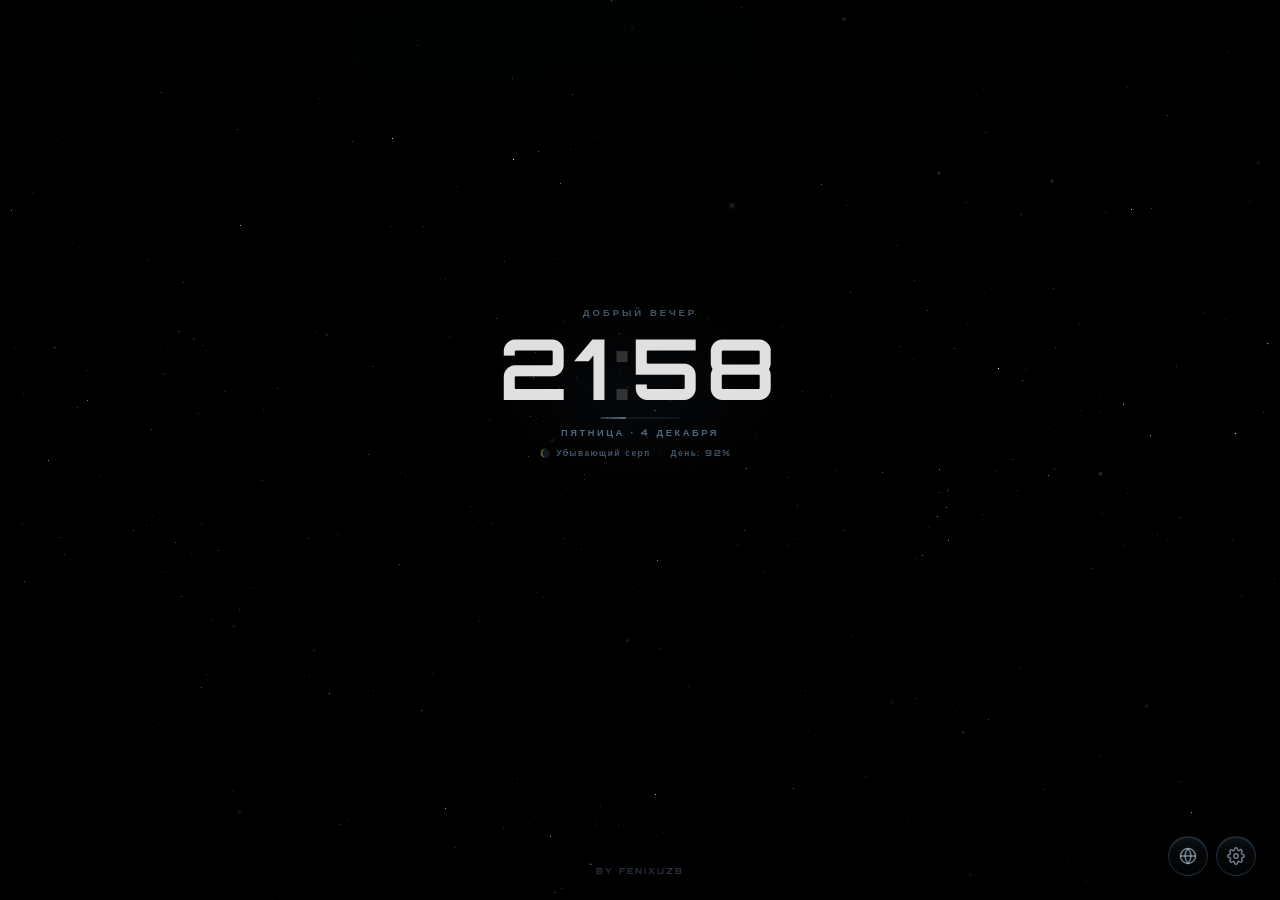
<file: wallpaper-nextgen v1/index.html>
<!DOCTYPE html>
<html lang="ru">
<head>
  <meta charset="UTF-8">
  <meta name="viewport" content="width=device-width, initial-scale=1">
  <title>Starfield Wallpaper Next-Gen</title>

  <link rel="preconnect" href="https://fonts.googleapis.com">
  <link rel="preconnect" href="https://fonts.gstatic.com" crossorigin>
  <link href="https://fonts.googleapis.com/css2?family=Orbitron:wght@700;900&display=swap" rel="stylesheet">

  <link rel="stylesheet" href="style.css">
</head>
<body>
  <svg class="svg-filters" width="0" height="0" aria-hidden="true" focusable="false">
    <defs>
      <filter id="aihub-star-bloom" x="-8%" y="-8%" width="116%" height="116%" color-interpolation-filters="sRGB">
        <feColorMatrix in="SourceGraphic" type="matrix" values="
          1 0 0 0 0
          0 1 0 0 0
          0 0 1 0 0
          0.30 0.59 0.11 0 -0.58" result="brightMask"/>
        <feGaussianBlur id="aihub-star-bloom-blur" in="brightMask" stdDeviation="1.95" result="softBloom"/>
        <feColorMatrix id="aihub-star-bloom-lift" in="softBloom" type="matrix" values="
          1.16 0 0 0 0
          0 1.10 0 0 0
          0 0 1.30 0 0
          0 0 0 0.52 0" result="bloom"/>
        <feMerge>
          <feMergeNode in="SourceGraphic"/>
          <feMergeNode in="bloom"/>
        </feMerge>
      </filter>
    </defs>
  </svg>
  <canvas id="bg-canvas"></canvas>
  <canvas id="real-sky-canvas"></canvas>
  <canvas id="webgpu-stars-canvas"></canvas>
  <canvas id="bloom-canvas"></canvas>
  <div id="bg-dim"></div>
  <div id="aurora"></div>

  <main class="container">
    <div class="clock-wrap">
      <div class="greeting" id="greeting"></div>
      <div class="clock-time" id="clock-time">00:00</div>
      <div class="clock-sec-bar"><div class="clock-sec-fill" id="clock-sec-fill"></div></div>
      <div class="clock-date" id="clock-date"></div>
      <div class="clock-info" id="clock-info">
        <span id="moon-phase"></span>
        <span class="info-sep">·</span>
        <span id="day-progress"></span>
        <span class="info-sep" id="weather-sep">·</span>
        <span id="weather"></span>
      </div>
      <div class="workday-bar" id="workday-bar">
        <div class="workday-fill" id="workday-fill"></div>
        <span class="workday-label" id="workday-label"></span>
      </div>
    </div>
  </main>

  <div class="byline">by FenixUzb</div>

  <div id="settings-panel" class="settings-panel">
    <div class="settings-title">Настройки</div>
    <div class="hdr-debug" id="hdr-debug" aria-live="polite"></div>
    <label class="settings-toggle"><input type="checkbox" id="set-vignette" checked><span>Виньетка</span></label>
    <label class="settings-toggle"><input type="checkbox" id="set-shooting" checked><span>Звездопад</span></label>
    <label class="settings-toggle"><input type="checkbox" id="set-nebula" checked><span>Туманность</span></label>
    <label class="settings-toggle">
      <input type="checkbox" id="set-warp">
      <span>Полёт сквозь звёзды</span>
    </label>
    <details class="settings-advanced">
      <summary>Детали неба</summary>
      <label class="settings-toggle"><input type="checkbox" id="set-aurora" checked><span>Сияние</span></label>
      <label class="settings-toggle"><input type="checkbox" id="set-constellations" checked><span>Созвездия</span></label>
      <label class="settings-toggle"><input type="checkbox" id="set-dust" checked><span>Пылинки</span></label>
    </details>
    <details class="settings-advanced">
      <summary>Визуальные эффекты</summary>
      <label class="settings-toggle"><input type="checkbox" id="set-cosmic-depth" checked><span>3D глубина</span></label>
      <label class="settings-toggle"><input type="checkbox" id="set-hdr" checked><span>HDR / P3</span></label>
      <label class="settings-toggle"><input type="checkbox" id="set-bloom" checked><span>Bloom</span></label>
      <label class="settings-toggle"><input type="checkbox" id="set-planet" checked><span>Планета</span></label>
      <label class="settings-toggle"><input type="checkbox" id="set-cursor-lens" checked><span>Линза курсора</span></label>
      <label class="settings-toggle"><input type="checkbox" id="set-blackhole"><span>Чёрная дыра</span></label>
      <label class="settings-toggle"><input type="checkbox" id="set-realsky"><span>Реальное небо</span></label>
      <label class="settings-toggle"><input type="checkbox" id="set-webgpu-stars"><span>WebGPU звёзды</span></label>
      <label class="settings-toggle"><input type="checkbox" id="set-worker-starfield"><span>Worker рендер</span></label>
      <label class="settings-toggle"><input type="checkbox" id="set-audio-reactive"><span>Аудиореактив</span></label>
      <div class="settings-audio">
        <label class="settings-city-label" for="set-audio-source">Источник</label>
        <select id="set-audio-source" class="settings-select">
          <option value="mic">Микрофон</option>
          <option value="system">Системный звук</option>
        </select>
        <div id="audio-reactive-status" class="settings-status" aria-live="polite"></div>
      </div>
    </details>
    <div class="settings-divider"></div>
    <div class="settings-range">
      <label class="settings-range-label" for="set-darkness">
        <span>Темнота</span>
        <span id="set-darkness-value">0%</span>
      </label>
      <input type="range" id="set-darkness" class="settings-range-input" min="0" max="0.35" step="0.025" value="0">
    </div>
    <div class="settings-divider"></div>
    <div class="settings-range">
      <label class="settings-range-label" for="set-star-glow">
        <span>Свечение</span>
        <span id="set-star-glow-value">170%</span>
      </label>
      <input type="range" id="set-star-glow" class="settings-range-input" min="0.8" max="4" step="0.05" value="1.7">
    </div>
    <div class="settings-divider"></div>
    <div class="settings-range">
      <label class="settings-range-label" for="set-scale">
        <span>Масштаб</span>
        <span id="set-scale-value">100%</span>
      </label>
      <input type="range" id="set-scale" class="settings-range-input" min="0.85" max="1.15" step="0.05" value="1">
    </div>
    <div class="settings-divider"></div>
    <div class="settings-city">
      <label class="settings-city-label">Город (погода)</label>
      <input type="text" id="set-city" class="settings-city-input" placeholder="Например: Tashkent" autocomplete="off" spellcheck="false">
    </div>
  </div>

  <div class="bottom-buttons">
    <button id="toggle-mode" class="icon-button" title="Полёт / Небо">
      <svg id="mode-icon-static" width="18" height="18" viewBox="0 0 24 24" fill="none" stroke="currentColor" stroke-width="2" stroke-linecap="round" stroke-linejoin="round"><circle cx="12" cy="12" r="10"/><path d="M12 2a15.3 15.3 0 0 1 4 10 15.3 15.3 0 0 1-4 10 15.3 15.3 0 0 1-4-10 15.3 15.3 0 0 1 4-10z"/><path d="M2 12h20"/></svg>
      <svg id="mode-icon-warp" width="18" height="18" viewBox="0 0 24 24" fill="none" stroke="currentColor" stroke-width="2" stroke-linecap="round" stroke-linejoin="round" style="display:none"><polygon points="13 2 3 14 12 14 11 22 21 10 12 10 13 2"/></svg>
    </button>
    <button id="toggle-settings" class="icon-button" title="Настройки">
      <svg width="18" height="18" viewBox="0 0 24 24" fill="none" stroke="currentColor" stroke-width="2" stroke-linecap="round" stroke-linejoin="round"><circle cx="12" cy="12" r="3"/><path d="M19.4 15a1.65 1.65 0 00.33 1.82l.06.06a2 2 0 01-2.83 2.83l-.06-.06a1.65 1.65 0 00-1.82-.33 1.65 1.65 0 00-1 1.51V21a2 2 0 01-4 0v-.09A1.65 1.65 0 009 19.4a1.65 1.65 0 00-1.82.33l-.06.06a2 2 0 01-2.83-2.83l.06-.06A1.65 1.65 0 004.68 15a1.65 1.65 0 00-1.51-1H3a2 2 0 010-4h.09A1.65 1.65 0 004.6 9a1.65 1.65 0 00-.33-1.82l-.06-.06a2 2 0 012.83-2.83l.06.06A1.65 1.65 0 009 4.68a1.65 1.65 0 001-1.51V3a2 2 0 014 0v.09a1.65 1.65 0 001 1.51 1.65 1.65 0 001.82-.33l.06-.06a2 2 0 012.83 2.83l-.06.06A1.65 1.65 0 0019.4 9a1.65 1.65 0 001.51 1H21a2 2 0 010 4h-.09a1.65 1.65 0 00-1.51 1z"/></svg>
    </button>
  </div>

  <script src="vendor/three.min.js"></script>
  <script src="shared/aihub-canvas.js"></script>
  <script src="shared/aihub-astro.js"></script>
  <script src="shared/aihub-realsky.js"></script>
  <script src="shared/aihub-audio-reactive.js"></script>
  <script src="shared/aihub-webgpu-starfield.js"></script>
  <script src="shared/aihub-starfield-worker-source.js"></script>
  <script src="shared/aihub-worker-starfield.js"></script>
  <script src="cosmic-depth.js"></script>
  <script src="script.js"></script>
</body>
</html>
</file>
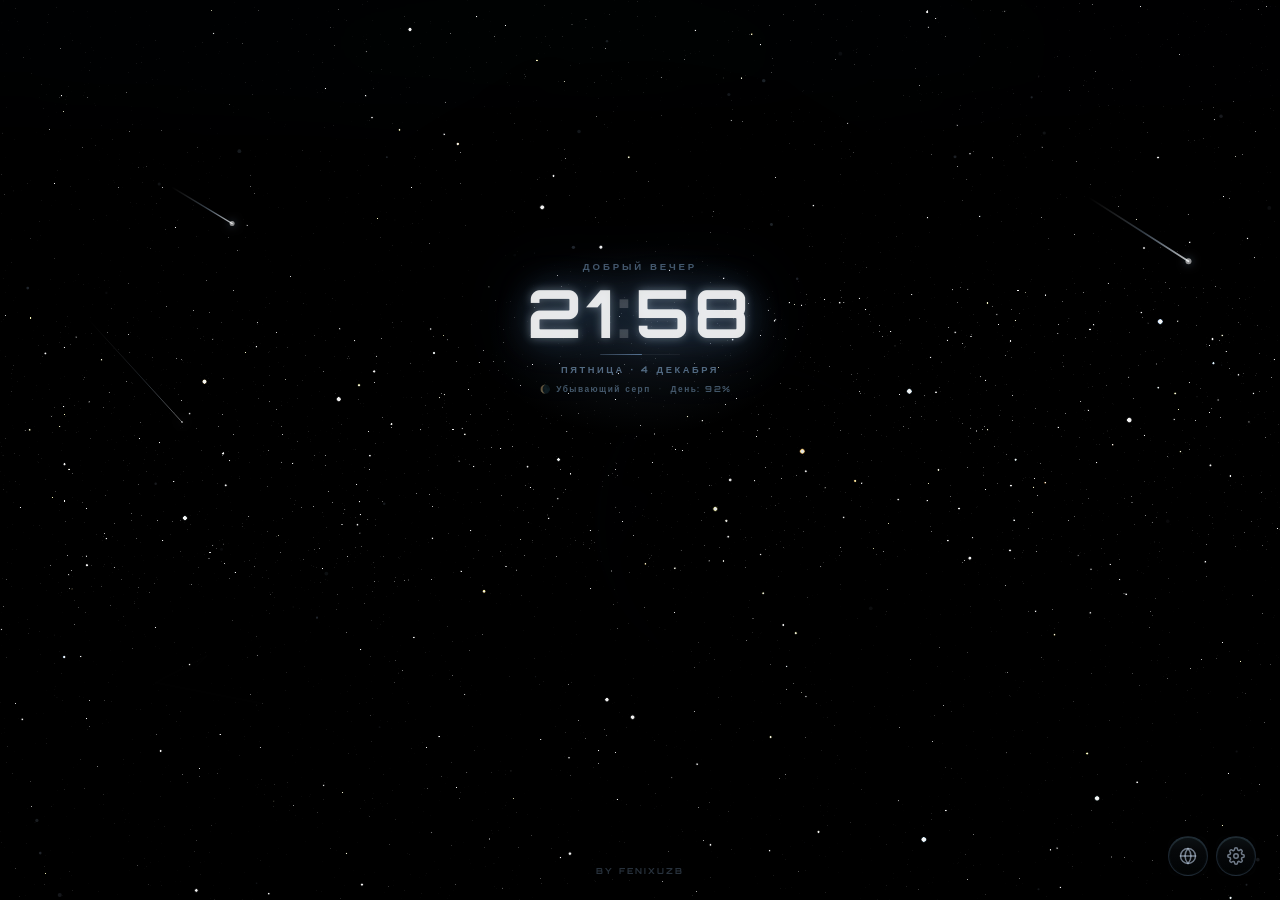
<file: wallpaper-nextgen v2/index.html>
<!DOCTYPE html>
<html lang="ru" class="aihub-booting">
<head>
  <meta charset="UTF-8">
  <meta name="theme-color" content="#05070a">
  <meta name="color-scheme" content="dark">
  <meta name="viewport" content="width=device-width, initial-scale=1">
  <title>Starfield Wallpaper</title>

  <link rel="preconnect" href="https://fonts.googleapis.com">
  <link rel="preconnect" href="https://fonts.gstatic.com" crossorigin>
  <link href="https://fonts.googleapis.com/css2?family=Orbitron:wght@700;900&display=swap" rel="stylesheet">

  <script src="preload.js"></script>
  <link rel="stylesheet" href="style.css">
  <style>
    /* Wallpaper layout: no tiles/search below clock — shift it up to match extension position */
    .container {
      justify-content: flex-start;
      padding-top: clamp(110px, 32vh, 260px);
      transform: none;
    }

    .clock-wrap {
      translate: 0 var(--clock-offset-y);
      scale: var(--ui-scale);
      transform-origin: center center;
    }
  </style>
</head>
<body>
  <svg class="svg-filters" width="0" height="0" aria-hidden="true" focusable="false">
    <defs>
      <filter id="aihub-star-bloom" x="-8%" y="-8%" width="116%" height="116%" color-interpolation-filters="sRGB">
        <feColorMatrix in="SourceGraphic" type="matrix" values="
          1 0 0 0 0
          0 1 0 0 0
          0 0 1 0 0
          0.30 0.59 0.11 0 -0.58" result="brightMask"/>
        <feGaussianBlur id="aihub-star-bloom-blur" in="brightMask" stdDeviation="1.95" result="softBloom"/>
        <feColorMatrix id="aihub-star-bloom-lift" in="softBloom" type="matrix" values="
          1.16 0 0 0 0
          0 1.10 0 0 0
          0 0 1.30 0 0
          0 0 0 0.52 0" result="bloom"/>
        <feMerge>
          <feMergeNode in="SourceGraphic"/>
          <feMergeNode in="bloom"/>
        </feMerge>
      </filter>
    </defs>
  </svg>
  <canvas id="bg-canvas"></canvas>
  <canvas id="real-sky-canvas"></canvas>
  <canvas id="webgpu-stars-canvas"></canvas>
  <canvas id="bloom-canvas"></canvas>
  <div id="bg-dim"></div>
  <div id="aurora"></div>
  <div id="spotlight"></div>

  <main class="container">
    <div class="clock-wrap">
      <div class="greeting" id="greeting"></div>
      <div class="clock-time" id="clock-time">00:00</div>
      <div class="clock-sec-bar"><div class="clock-sec-fill" id="clock-sec-fill"></div></div>
      <div class="clock-date" id="clock-date"></div>
      <div class="clock-info" id="clock-info">
        <span id="moon-phase"></span>
        <span class="info-sep">·</span>
        <span id="day-progress"></span>
        <span class="info-sep" id="weather-sep">·</span>
        <span id="weather"></span>
      </div>
      <div class="workday-bar hidden" id="workday-bar">
        <div class="workday-fill" id="workday-fill"></div>
        <span class="workday-label" id="workday-label"></span>
      </div>
    </div>
  </main>

  <div class="byline">by FenixUzb</div>

  <div id="settings-panel" class="settings-panel hidden">
    <div class="settings-title">Настройки</div>
    <div class="hdr-debug" id="hdr-debug" aria-live="polite"></div>
    <label class="settings-toggle"><input type="checkbox" id="set-shooting" checked><span>Звездопад</span></label>
    <div class="settings-range">
      <label class="settings-range-label" for="set-shooting-speed">
        <span>Скорость метеоров</span>
        <span id="set-shooting-speed-value">100%</span>
      </label>
      <input type="range" id="set-shooting-speed" class="settings-range-input" min="0" max="3" step="0.1" value="1">
    </div>
    <label class="settings-toggle"><input type="checkbox" id="set-nebula" checked><span>Туманность</span></label>
    <label class="settings-toggle">
      <input type="checkbox" id="set-warp">
      <span>Полёт сквозь звёзды</span>
    </label>
    <div class="settings-range">
      <label class="settings-range-label" for="set-flight-speed">
        <span>Скорость полёта</span>
        <span id="set-flight-speed-value">9x</span>
      </label>
      <input type="range" id="set-flight-speed" class="settings-range-input" min="1" max="15" step="0.5" value="9">
    </div>
    <div class="settings-range">
      <label class="settings-range-label" for="set-flight-star-count">
        <span>Количество звёзд</span>
        <span id="set-flight-star-count-value">520</span>
      </label>
      <input type="range" id="set-flight-star-count" class="settings-range-input" min="100" max="2000" step="20" value="520">
    </div>
    <label class="settings-toggle"><input type="checkbox" id="set-flight-foreground" checked><span>Передний план полёта</span></label>
    <details class="settings-advanced">
      <summary>Детали неба</summary>
      <label class="settings-toggle"><input type="checkbox" id="set-aurora" checked><span>Сияние</span></label>
      <label class="settings-toggle"><input type="checkbox" id="set-constellations" checked><span>Созвездия</span></label>
      <label class="settings-toggle"><input type="checkbox" id="set-dust" checked><span>Пылинки</span></label>
    </details>
    <details class="settings-advanced">
      <summary>Визуальные эффекты</summary>
      <label class="settings-toggle"><input type="checkbox" id="set-cosmic-depth" checked><span>3D глубина</span></label>
      <label class="settings-toggle"><input type="checkbox" id="set-hdr" checked><span>HDR / P3</span></label>
      <label class="settings-toggle"><input type="checkbox" id="set-bloom" checked><span>Bloom</span></label>
      <label class="settings-toggle"><input type="checkbox" id="set-planet" checked><span>Планета</span></label>
      <label class="settings-toggle"><input type="checkbox" id="set-cursor-lens" checked><span>Линза курсора</span></label>
      <label class="settings-toggle"><input type="checkbox" id="set-blackhole"><span>Чёрная дыра</span></label>
      <label class="settings-toggle"><input type="checkbox" id="set-realsky"><span>Реальное небо</span></label>
      <label class="settings-toggle"><input type="checkbox" id="set-audio-reactive"><span>Аудиореактив</span></label>
      <div class="settings-audio">
        <label class="settings-city-label" for="set-audio-source">Источник</label>
        <select id="set-audio-source" class="settings-select">
          <option value="mic">Микрофон</option>
          <option value="system">Системный звук</option>
        </select>
        <div id="audio-reactive-status" class="settings-status" aria-live="polite"></div>
      </div>
      <label class="settings-toggle"><input type="checkbox" id="set-acrylic" checked><span>Акрил</span></label>
      <label class="settings-toggle"><input type="checkbox" id="set-refraction" checked><span>Преломление</span></label>
    </details>
    <div class="settings-divider"></div>
    <div class="settings-range">
      <label class="settings-range-label" for="set-star-glow">
        <span>Свечение</span>
        <span id="set-star-glow-value">170%</span>
      </label>
      <input type="range" id="set-star-glow" class="settings-range-input" min="0.8" max="4" step="0.05" value="1.7">
    </div>
    <div class="settings-divider"></div>
    <div class="settings-range">
      <label class="settings-range-label" for="set-scale">
        <span>Масштаб</span>
        <span id="set-scale-value">100%</span>
      </label>
      <input type="range" id="set-scale" class="settings-range-input" min="0.5" max="1.15" step="0.05" value="1">
    </div>
    <div class="settings-range">
      <label class="settings-range-label" for="set-clock-offset-y">
        <span>Центр часов по Y</span>
        <span id="set-clock-offset-y-value">0px</span>
      </label>
      <input type="range" id="set-clock-offset-y" class="settings-range-input" min="-260" max="260" step="5" value="0">
    </div>
    <div class="settings-range">
      <label class="settings-range-label" for="set-clock-bloom">
        <span>Bloom часов</span>
        <span id="set-clock-bloom-value">100%</span>
      </label>
      <input type="range" id="set-clock-bloom" class="settings-range-input" min="0" max="2" step="0.05" value="1">
    </div>
    <div class="settings-divider"></div>
    <div class="settings-city">
      <label class="settings-city-label">Город (погода)</label>
      <input type="text" id="set-city" class="settings-city-input" placeholder="Например: Tashkent" autocomplete="off" spellcheck="false">
    </div>
  </div>

  <div class="bottom-buttons">
    <button id="toggle-mode" class="icon-button" title="Полёт / Небо">
      <svg id="mode-icon-static" width="18" height="18" viewBox="0 0 24 24" fill="none" stroke="currentColor" stroke-width="2" stroke-linecap="round" stroke-linejoin="round"><circle cx="12" cy="12" r="10"/><path d="M12 2a15.3 15.3 0 0 1 4 10 15.3 15.3 0 0 1-4 10 15.3 15.3 0 0 1-4-10 15.3 15.3 0 0 1 4-10z"/><path d="M2 12h20"/></svg>
      <svg id="mode-icon-warp" width="18" height="18" viewBox="0 0 24 24" fill="none" stroke="currentColor" stroke-width="2" stroke-linecap="round" stroke-linejoin="round" style="display:none"><polygon points="13 2 3 14 12 14 11 22 21 10 12 10 13 2"/></svg>
    </button>
    <button id="toggle-settings" class="icon-button" title="Настройки">
      <svg width="18" height="18" viewBox="0 0 24 24" fill="none" stroke="currentColor" stroke-width="2" stroke-linecap="round" stroke-linejoin="round"><circle cx="12" cy="12" r="3"/><path d="M19.4 15a1.65 1.65 0 00.33 1.82l.06.06a2 2 0 01-2.83 2.83l-.06-.06a1.65 1.65 0 00-1.82-.33 1.65 1.65 0 00-1 1.51V21a2 2 0 01-4 0v-.09A1.65 1.65 0 009 19.4a1.65 1.65 0 00-1.82.33l-.06.06a2 2 0 01-2.83-2.83l.06-.06A1.65 1.65 0 004.68 15a1.65 1.65 0 00-1.51-1H3a2 2 0 010-4h.09A1.65 1.65 0 004.6 9a1.65 1.65 0 00-.33-1.82l-.06-.06a2 2 0 012.83-2.83l.06.06A1.65 1.65 0 009 4.68a1.65 1.65 0 001-1.51V3a2 2 0 014 0v.09a1.65 1.65 0 001 1.51 1.65 1.65 0 001.82-.33l.06-.06a2 2 0 012.83 2.83l-.06.06A1.65 1.65 0 0019.4 9a1.65 1.65 0 001.51 1H21a2 2 0 010 4h-.09a1.65 1.65 0 00-1.51 1z"/></svg>
    </button>
  </div>

  <script src="vendor/three.min.js"></script>
  <script src="shared/aihub-canvas.js"></script>
  <script src="shared/aihub-astro.js"></script>
  <script src="shared/aihub-realsky.js"></script>
  <script src="shared/aihub-real-constellations.js"></script>
  <script src="shared/aihub-audio-reactive.js"></script>
  <script src="shared/aihub-webgpu-starfield.js"></script>
  <script src="shared/aihub-starfield-worker-source.js"></script>
  <script src="shared/aihub-worker-starfield.js"></script>
  <script src="cosmic-depth.js"></script>
  <script src="script.js"></script>
</body>
</html>
</file>
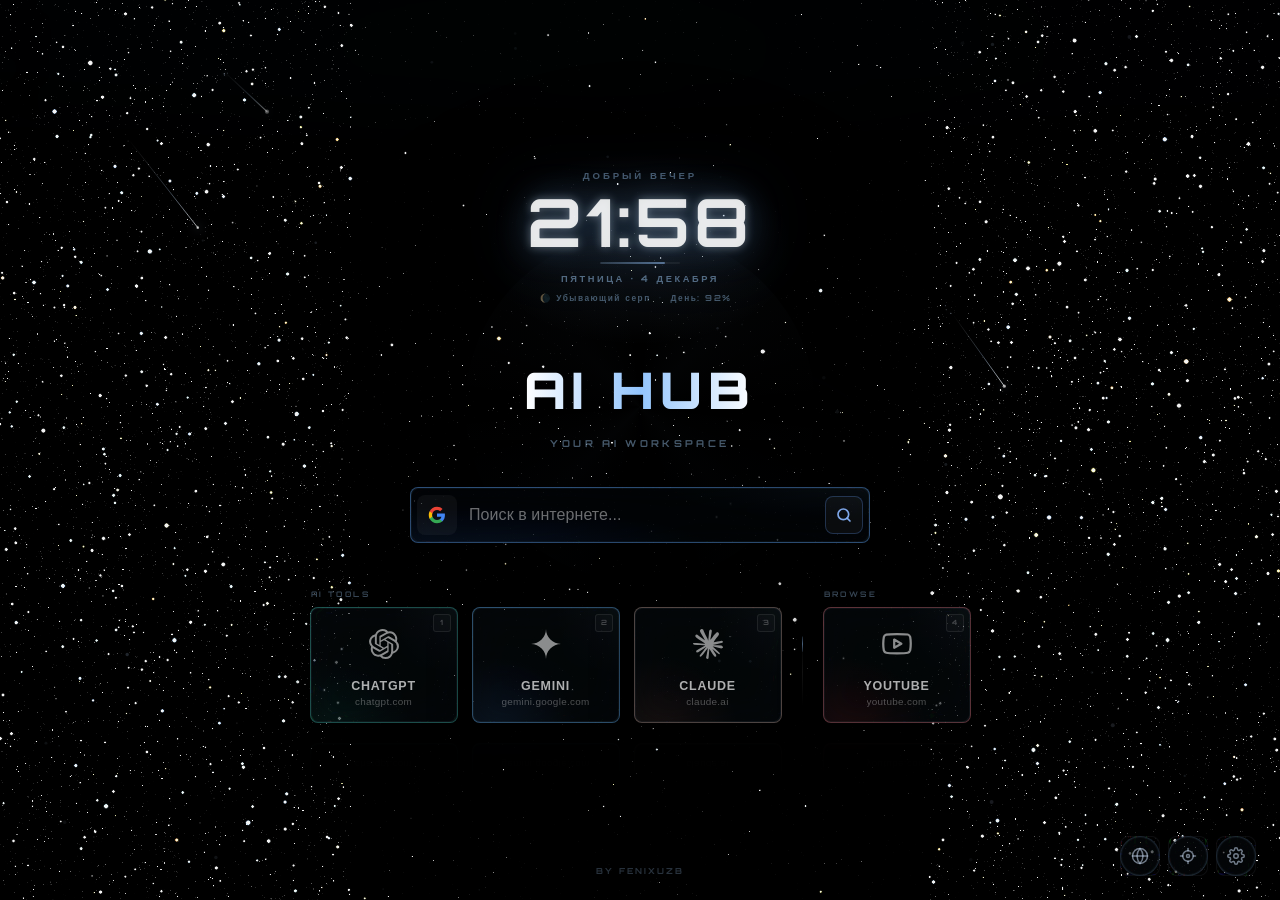
<file: newtab.html>
<!DOCTYPE html>
<html lang="ru" class="aihub-booting">
<head>
  <meta charset="UTF-8">
  <meta name="theme-color" content="#05070a">
  <meta name="color-scheme" content="dark">
  <meta name="viewport" content="width=device-width, initial-scale=1">
  <title>Fenix AstroTab</title>

  <link rel="preconnect" href="https://fonts.googleapis.com">
  <link rel="preconnect" href="https://fonts.gstatic.com" crossorigin>
  <link href="https://fonts.googleapis.com/css2?family=Orbitron:wght@700;900&display=swap" rel="stylesheet">

  <link rel="dns-prefetch" href="https://chatgpt.com">
  <link rel="dns-prefetch" href="https://gemini.google.com">
  <link rel="dns-prefetch" href="https://claude.ai">
  <link rel="dns-prefetch" href="https://www.perplexity.ai">
  <link rel="dns-prefetch" href="https://grok.com">
  <link rel="dns-prefetch" href="https://chat.qwen.ai">
  <link rel="dns-prefetch" href="https://chat.deepseek.com">
  <link rel="dns-prefetch" href="https://copilot.microsoft.com">
  <link rel="dns-prefetch" href="https://chat.mistral.ai">
  <link rel="dns-prefetch" href="https://youtube.com">

  <script src="newtab-preload.js"></script>
  <link rel="stylesheet" href="newtab.css">
</head>
<body>
  <svg class="svg-filters" width="0" height="0" aria-hidden="true" focusable="false">
    <defs>
      <filter id="aihub-star-bloom" x="-8%" y="-8%" width="116%" height="116%" color-interpolation-filters="sRGB">
        <feColorMatrix in="SourceGraphic" type="matrix" values="
          1 0 0 0 0
          0 1 0 0 0
          0 0 1 0 0
          0.30 0.59 0.11 0 -0.58" result="brightMask"/>
        <feGaussianBlur id="aihub-star-bloom-blur" in="brightMask" stdDeviation="1.95" result="softBloom"/>
        <feColorMatrix id="aihub-star-bloom-lift" in="softBloom" type="matrix" values="
          1.16 0 0 0 0
          0 1.10 0 0 0
          0 0 1.30 0 0
          0 0 0 0.52 0" result="bloom"/>
        <feMerge>
          <feMergeNode in="SourceGraphic"/>
          <feMergeNode in="bloom"/>
        </feMerge>
      </filter>
    </defs>
  </svg>
  <canvas id="bg-canvas"></canvas>
  <canvas id="real-sky-canvas"></canvas>
  <canvas id="webgpu-stars-canvas"></canvas>
  <canvas id="bloom-canvas"></canvas>
  <canvas id="rain-glass-canvas"></canvas>
  <div id="bg-dim"></div>
  <div id="aurora"></div>
  <div id="spotlight"></div>

  <main class="container">
    <div class="clock-wrap">
      <div class="greeting" id="greeting"></div>
      <div class="clock-time" id="clock-time">00:00</div>
      <div class="clock-sec-bar"><div class="clock-sec-fill" id="clock-sec-fill"></div></div>
      <div class="clock-date" id="clock-date"></div>
      <div class="clock-info" id="clock-info">
        <span id="moon-phase"></span>
        <span class="info-sep">·</span>
        <span id="day-progress"></span>
        <span class="info-sep" id="weather-sep">·</span>
        <span id="weather"></span>
      </div>
      <div class="workday-bar hidden" id="workday-bar">
        <div class="workday-fill" id="workday-fill"></div>
        <span class="workday-label" id="workday-label"></span>
      </div>
    </div>

    <div class="title-area">
      <div class="title-rays"></div>
      <h1 class="title" data-text="AI HUB">AI HUB</h1>
      <p class="subtitle" id="subtitle"></p>
    </div>

    <section id="focus-panel" class="focus-panel" aria-live="polite">
      <div class="focus-mode-tabs" role="tablist" aria-label="Pomodoro modes">
        <button class="focus-mode active" data-focus-mode="focus">Фокус</button>
        <button class="focus-mode" data-focus-mode="short">Перерыв</button>
        <button class="focus-mode" data-focus-mode="long">Длинный</button>
      </div>
      <div class="focus-time" id="focus-time">25:00</div>
      <div class="focus-progress"><div id="focus-progress-fill"></div></div>
      <div class="focus-status" id="focus-status">Готов</div>
      <div class="focus-actions">
        <button id="focus-start-pause" class="focus-action" title="Старт / Пауза">
          <svg id="focus-icon-play" width="18" height="18" viewBox="0 0 24 24" fill="currentColor"><path d="M8 5v14l11-7z"/></svg>
          <svg id="focus-icon-pause" width="18" height="18" viewBox="0 0 24 24" fill="currentColor" style="display:none"><path d="M7 5h4v14H7zM13 5h4v14h-4z"/></svg>
        </button>
        <button id="focus-reset" class="focus-action" title="Сброс">
          <svg width="18" height="18" viewBox="0 0 24 24" fill="none" stroke="currentColor" stroke-width="2" stroke-linecap="round" stroke-linejoin="round"><path d="M3 12a9 9 0 1 0 3-6.7"/><path d="M3 4v5h5"/></svg>
        </button>
        <button id="focus-next" class="focus-action" title="Следующий режим">
          <svg width="18" height="18" viewBox="0 0 24 24" fill="currentColor"><path d="M5 5l8 7-8 7V5zm9 0h3v14h-3V5z"/></svg>
        </button>
      </div>
    </section>

    <div class="search-wrap" id="search-wrap">
      <form id="search-form" class="search-form" autocomplete="off">
        <div class="search-engine-btn" id="search-engine-btn" title="Сменить поисковик">
          <svg class="search-engine-icon" id="search-icon-google" viewBox="0 0 24 24" fill="none" xmlns="http://www.w3.org/2000/svg">
            <path d="M22.56 12.25c0-.78-.07-1.53-.2-2.25H12v4.26h5.92c-.26 1.37-1.04 2.53-2.21 3.31v2.77h3.57c2.08-1.92 3.28-4.74 3.28-8.09z" fill="#4285F4"/>
            <path d="M12 23c2.97 0 5.46-.98 7.28-2.66l-3.57-2.77c-.98.66-2.23 1.06-3.71 1.06-2.86 0-5.29-1.93-6.16-4.53H2.18v2.84C3.99 20.53 7.7 23 12 23z" fill="#34A853"/>
            <path d="M5.84 14.09c-.22-.66-.35-1.36-.35-2.09s.13-1.43.35-2.09V7.07H2.18C1.43 8.55 1 10.22 1 12s.43 3.45 1.18 4.93l3.66-2.84z" fill="#FBBC05"/>
            <path d="M12 5.38c1.62 0 3.06.56 4.21 1.64l3.15-3.15C17.45 2.09 14.97 1 12 1 7.7 1 3.99 3.47 2.18 7.07l3.66 2.84c.87-2.6 3.3-4.53 6.16-4.53z" fill="#EA4335"/>
          </svg>
          <svg class="search-engine-icon" id="search-icon-youtube" viewBox="0 0 24 24" fill="currentColor" style="display:none; color: #ff3333;">
            <path d="M23 7s-.3-1.9-1.2-2.7c-1.1-1.2-2.4-1.2-3-1.3C16.4 3 12 3 12 3s-4.4 0-6.8.1c-.6.1-1.9.1-3 1.3C1.3 5.2 1 7 1 7S.7 9.1.7 11.2v1.6C.7 14.9 1 17 1 17s.3 1.9 1.2 2.7c1.1 1.2 2.6 1.1 3.3 1.2C7.5 21 12 21 12 21s4.4 0 6.8-.2c.6-.1 1.9-.1 3-1.3.9-.8 1.2-2.7 1.2-2.7s.3-2.1.3-4.2v-1.6C23.3 9.1 23 7 23 7zm-13 7.5v-7l7 3.5-7 3.5z"/>
          </svg>
          <svg class="search-engine-icon" id="search-icon-duckduckgo" viewBox="0 0 24 24" fill="none" style="display:none;">
            <circle cx="12" cy="12" r="10" fill="#de5833"/>
            <text x="12" y="16" text-anchor="middle" font-family="Arial,sans-serif" font-weight="900" font-size="11" fill="#fff" letter-spacing="-0.5">DDG</text>
          </svg>
        </div>
        <input
          id="search-input"
          class="search-input"
          type="text"
          placeholder="Поиск в интернете..."
          spellcheck="false"
          autocomplete="off"
        />
        <button type="button" id="search-clear" class="search-clear" aria-label="Очистить" style="display:none">
          <svg width="14" height="14" viewBox="0 0 24 24" fill="none" stroke="currentColor" stroke-width="2.5" stroke-linecap="round"><line x1="18" y1="6" x2="6" y2="18"/><line x1="6" y1="6" x2="18" y2="18"/></svg>
        </button>
        <button type="button" id="search-calc" class="search-calc" aria-label="Скопировать результат" style="display:none" title="Enter — скопировать">
          <span id="search-calc-value">= 0</span>
          <svg class="search-calc-icon" width="12" height="12" viewBox="0 0 24 24" fill="none" stroke="currentColor" stroke-width="2" stroke-linecap="round" stroke-linejoin="round"><rect x="9" y="9" width="13" height="13" rx="2"/><path d="M5 15H4a2 2 0 0 1-2-2V4a2 2 0 0 1 2-2h9a2 2 0 0 1 2 2v1"/></svg>
        </button>
        <button type="button" id="search-btn" class="search-btn" aria-label="Найти">
          <svg width="16" height="16" viewBox="0 0 24 24" fill="none" stroke="currentColor" stroke-width="2.5" stroke-linecap="round" stroke-linejoin="round"><circle cx="11" cy="11" r="8"/><line x1="21" y1="21" x2="16.65" y2="16.65"/></svg>
        </button>
      </form>
      <span class="search-opens" id="search-opens"></span>
    </div>

    <div class="buttons">
      <div class="btn-group">
        <span class="group-label">AI Tools</span>
        <div class="btn-row" id="ai-tools-row">
          <button id="open-chatgpt" class="button" data-ai-tool="chatgpt" data-url="https://chatgpt.com/" data-key="1" data-tooltip="Открыть ChatGPT" style="--brand-color: var(--gpt-color);">
            <span class="kbd-hint">1</span>

            <div class="icon-glow"></div>
            <svg viewBox="0 0 24 24" fill="currentColor">
              <path d="M22.2819 9.8211a5.9847 5.9847 0 0 0-.5157-4.9108 6.0462 6.0462 0 0 0-6.5098-2.9A6.0651 6.0651 0 0 0 4.9807 4.1818a5.9847 5.9847 0 0 0-3.9977 2.9 6.0462 6.0462 0 0 0 .7427 7.0966 5.98 5.98 0 0 0 .511 4.9107 6.051 6.051 0 0 0 6.5146 2.9001A5.9847 5.9847 0 0 0 13.2599 24a6.0557 6.0557 0 0 0 5.7718-4.2058 5.9894 5.9894 0 0 0 3.9977-2.9001 6.0557 6.0557 0 0 0-.7475-7.0729zm-9.022 12.6081a4.4755 4.4755 0 0 1-2.8764-1.0408l.1419-.0804 4.7783-2.7582a.7948.7948 0 0 0 .3927-.6813v-6.7369l2.02 1.1686a.071.071 0 0 1 .038.052v5.5826a4.504 4.504 0 0 1-4.4945 4.4944zm-9.6607-4.1254a4.4708 4.4708 0 0 1-.5346-3.0137l.142.0852 4.783 2.7582a.7712.7712 0 0 0 .7806 0l5.8428-3.3685v2.3324a.0804.0804 0 0 1-.0332.0615L9.74 19.9502a4.4992 4.4992 0 0 1-6.1408-1.6464zM2.3408 7.8956a4.485 4.485 0 0 1 2.3655-1.9728V11.6a.7664.7664 0 0 0 .3879.6765l5.8144 3.3543-2.0201 1.1685a.0757.0757 0 0 1-.071 0l-4.8303-2.7865A4.504 4.504 0 0 1 2.3408 7.872zm16.5963 3.8558L13.1038 8.364 15.1192 7.2a.0757.0757 0 0 1 .071 0l4.8303 2.7913a4.4944 4.4944 0 0 1-.6765 8.1042v-5.6772a.79.79 0 0 0-.407-.667zm2.0107-3.0231l-.142-.0852-4.7735-2.7818a.7759.7759 0 0 0-.7854 0L9.409 9.2297V6.8974a.0662.0662 0 0 1 .0284-.0615l4.8303-2.7866a4.4992 4.4992 0 0 1 6.6802 4.66zM8.3065 12.863l-2.02-1.1638a.0804.0804 0 0 1-.038-.0567V6.0742a4.4992 4.4992 0 0 1 7.3757-3.4537l-.142.0805L8.704 5.459a.7948.7948 0 0 0-.3927.6813zm1.0976-2.3654l2.602-1.4998 2.6069 1.4998v2.9994l-2.5974 1.4997-2.6067-1.4997Z"/>
            </svg>
            <span class="btn-name">ChatGPT</span>
            <span class="btn-url">chatgpt.com</span>
          </button>

          <button id="open-gemini" class="button" data-ai-tool="gemini" data-url="https://gemini.google.com/" data-key="2" data-tooltip="Открыть Gemini" style="--brand-color: var(--gemini-color);">
            <span class="kbd-hint">2</span>

            <div class="icon-glow"></div>
            <svg viewBox="0 0 24 24" fill="currentColor">
              <path d="M11.04 19.32Q12 21.51 12 24q0-2.49.93-4.68.96-2.19 2.58-3.81t3.81-2.55Q21.51 12 24 12q-2.49 0-4.68-.93a12.3 12.3 0 0 1-3.81-2.58 12.3 12.3 0 0 1-2.58-3.81Q12 2.49 12 0q0 2.49-.96 4.68-.93 2.19-2.55 3.81a12.3 12.3 0 0 1-3.81 2.58Q2.49 12 0 12q2.49 0 4.68.96 2.19.93 3.81 2.55t2.55 3.81"/>
            </svg>
            <span class="btn-name">Gemini</span>
            <span class="btn-url">gemini.google.com</span>
          </button>

          <button id="open-claude" class="button" data-ai-tool="claude" data-url="https://claude.ai/" data-key="3" data-tooltip="Открыть Claude" style="--brand-color: var(--claude-color);">
            <span class="kbd-hint">3</span>

            <div class="icon-glow"></div>
            <svg viewBox="0 0 24 24" fill="currentColor">
              <path d="m4.7144 15.9555 4.7174-2.6471.079-.2307-.079-.1275h-.2307l-.7893-.0486-2.6956-.0729-2.3375-.0971-2.2646-.1214-.5707-.1215-.5343-.7042.0546-.3522.4797-.3218.686.0608 1.5179.1032 2.2767.1578 1.6514.0972 2.4468.255h.3886l.0546-.1579-.1336-.0971-.1032-.0972L6.973 9.8356l-2.55-1.6879-1.3356-.9714-.7225-.4918-.3643-.4614-.1578-1.0078.6557-.7225.8803.0607.2246.0607.8925.686 1.9064 1.4754 2.4893 1.8336.3643.3035.1457-.1032.0182-.0728-.164-.2733-1.3539-2.4467-1.445-2.4893-.6435-1.032-.17-.6194c-.0607-.255-.1032-.4674-.1032-.7285L6.287.1335 6.6997 0l.9957.1336.419.3642.6192 1.4147 1.0018 2.2282 1.5543 3.0296.4553.8985.2429.8318.091.255h.1579v-.1457l.1275-1.706.2368-2.0947.2307-2.6957.0789-.7589.3764-.9107.7468-.4918.5828.2793.4797.686-.0668.4433-.2853 1.8517-.5586 2.9021-.3643 1.9429h.2125l.2429-.2429.9835-1.3053 1.6514-2.0643.7286-.8196.85-.9046.5464-.4311h1.0321l.759 1.1293-.34 1.1657-1.0625 1.3478-.8804 1.1414-1.2628 1.7-.7893 1.36.0729.1093.1882-.0183 2.8535-.607 1.5421-.2794 1.8396-.3157.8318.3886.091.3946-.3278.8075-1.967.4857-2.3072.4614-3.4364.8136-.0425.0304.0486.0607 1.5482.1457.6618.0364h1.621l3.0175.2247.7892.522.4736.6376-.079.4857-1.2142.6193-1.6393-.3886-3.825-.9107-1.3113-.3279h-.1822v.1093l1.0929 1.0686 2.0035 1.8092 2.5075 2.3314.1275.5768-.3218.4554-.34-.0486-2.2039-1.6575-.85-.7468-1.9246-1.621h-.1275v.17l.4432.6496 2.3436 3.5214.1214 1.0807-.17.3521-.6071.2125-.6679-.1214-1.3721-1.9246L14.38 17.959l-1.1414-1.9428-.1397.079-.674 7.2552-.3156.3703-.7286.2793-.6071-.4614-.3218-.7468.3218-1.4753.3886-1.9246.3157-1.53.2853-1.9004.17-.6314-.0121-.0425-.1397.0182-1.4328 1.9672-2.1796 2.9446-1.7243 1.8456-.4128.164-.7164-.3704.0667-.6618.4008-.5889 2.386-3.0357 1.4389-1.882.929-1.0868-.0062-.1579h-.0546l-6.3385 4.1164-1.1293.1457-.4857-.4554.0608-.7467.2307-.2429 1.9064-1.3114Z"/>
            </svg>
            <span class="btn-name">Claude</span>
            <span class="btn-url">claude.ai</span>
          </button>

          <button id="open-perplexity" class="button" data-ai-tool="perplexity" data-url="https://www.perplexity.ai/" data-key="4" data-tooltip="Открыть Perplexity" style="--brand-color: var(--perplexity-color);">
            <span class="kbd-hint">4</span>

            <div class="icon-glow"></div>
            <svg viewBox="0 0 24 24" fill="none" stroke="currentColor" stroke-width="1.8" stroke-linecap="round" stroke-linejoin="round">
              <path d="M12 3v18"/>
              <path d="M5 7.5h14v9H5z"/>
              <path d="M5 7.5 12 3l7 4.5"/>
              <path d="m5 16.5 7 4.5 7-4.5"/>
              <path d="M8.5 10.2h7"/>
              <path d="M8.5 13.8h7"/>
            </svg>
            <span class="btn-name">Perplexity</span>
            <span class="btn-url">perplexity.ai</span>
          </button>

          <button id="open-grok" class="button" data-ai-tool="grok" data-url="https://grok.com/" data-key="5" data-tooltip="Открыть Grok" style="--brand-color: var(--grok-color);">
            <span class="kbd-hint">5</span>

            <div class="icon-glow"></div>
            <svg viewBox="0 0 24 24" fill="none" stroke="currentColor" stroke-width="2.1" stroke-linecap="round" stroke-linejoin="round">
              <path d="M4 19 19 4"/>
              <path d="M9 4h10v10"/>
              <path d="M5 5l14 14"/>
            </svg>
            <span class="btn-name">Grok</span>
            <span class="btn-url">grok.com</span>
          </button>

          <button id="open-qwen" class="button" data-ai-tool="qwen" data-url="https://chat.qwen.ai/" data-key="6" data-tooltip="Открыть Qwen" style="--brand-color: var(--qwen-color);">
            <span class="kbd-hint">6</span>

            <div class="icon-glow"></div>
            <svg viewBox="0 0 24 24" fill="none" stroke="currentColor" stroke-width="1.8" stroke-linecap="round" stroke-linejoin="round">
              <circle cx="11" cy="11" r="6.5"/>
              <path d="M15.5 15.5 20 20"/>
              <path d="M8.2 10.4c.8-1.6 2.7-2.2 4.2-1.3 1.5.9 1.9 3 .9 4.4"/>
              <path d="M8.8 13.4h4.8"/>
            </svg>
            <span class="btn-name">Qwen</span>
            <span class="btn-url">chat.qwen.ai</span>
          </button>

          <button id="open-deepseek" class="button" data-ai-tool="deepseek" data-url="https://chat.deepseek.com/" data-key="7" data-tooltip="Открыть DeepSeek" style="--brand-color: var(--deepseek-color);">
            <span class="kbd-hint">7</span>

            <div class="icon-glow"></div>
            <svg viewBox="0 0 24 24" fill="none" stroke="currentColor" stroke-width="1.8" stroke-linecap="round" stroke-linejoin="round">
              <path d="M4 14c3.3-6 9.7-6 13 0"/>
              <path d="M7 17c2.2-3.4 7.8-3.4 10 0"/>
              <path d="M12 4v4"/>
              <path d="M5 8l3 2"/>
              <path d="m19 8-3 2"/>
              <circle cx="12" cy="18" r="1.8" fill="currentColor" stroke="none"/>
            </svg>
            <span class="btn-name">DeepSeek</span>
            <span class="btn-url">deepseek.com</span>
          </button>

          <button id="open-copilot" class="button" data-ai-tool="copilot" data-url="https://copilot.microsoft.com/" data-key="8" data-tooltip="Открыть Copilot" style="--brand-color: var(--copilot-color);">
            <span class="kbd-hint">8</span>

            <div class="icon-glow"></div>
            <svg viewBox="0 0 24 24" fill="none" stroke="currentColor" stroke-width="1.7" stroke-linecap="round" stroke-linejoin="round">
              <path d="M7.5 5.5c2.7-2.4 6.9-2.4 9.6.1 2.7 2.5 3 6.6.7 9.5"/>
              <path d="M16.5 18.5c-2.7 2.4-6.9 2.4-9.6-.1-2.7-2.5-3-6.6-.7-9.5"/>
              <path d="M7 9h10"/>
              <path d="M7 15h10"/>
            </svg>
            <span class="btn-name">Copilot</span>
            <span class="btn-url">copilot.microsoft.com</span>
          </button>

          <button id="open-mistral" class="button" data-ai-tool="mistral" data-url="https://chat.mistral.ai/chat" data-key="9" data-tooltip="Открыть Mistral Le Chat" style="--brand-color: var(--mistral-color);">
            <span class="kbd-hint">9</span>

            <div class="icon-glow"></div>
            <svg viewBox="0 0 24 24" fill="currentColor">
              <path d="M4 5h4v4H4zM10 5h4v4h-4zM16 5h4v4h-4zM7 10h4v4H7zM13 10h4v4h-4zM4 15h4v4H4zM10 15h4v4h-4zM16 15h4v4h-4z"/>
            </svg>
            <span class="btn-name">Mistral</span>
            <span class="btn-url">chat.mistral.ai</span>
          </button>
        </div>
      </div>

      <div class="group-sep"></div>

      <div class="btn-group">
        <span class="group-label">Browse</span>
        <div class="btn-row">
          <button id="open-youtube" class="button" data-url="https://youtube.com/" data-key="0" data-tooltip="Открыть YouTube" style="--brand-color: var(--yt-color);">
            <span class="kbd-hint">0</span>

            <div class="icon-glow"></div>
            <svg viewBox="0 0 24 24" fill="none" stroke="currentColor" stroke-width="1.8" stroke-linecap="round" stroke-linejoin="round">
              <path d="M22.54 6.42a2.78 2.78 0 0 0-1.94-2C18.88 4 12 4 12 4s-6.88 0-8.6.46a2.78 2.78 0 0 0-1.94 2A29 29 0 0 0 1 11.75a29 29 0 0 0 .46 5.33A2.78 2.78 0 0 0 3.4 19c1.72.46 8.6.46 8.6.46s6.88 0 8.6-.46a2.78 2.78 0 0 0 1.94-2 29 29 0 0 0 .46-5.33 29 29 0 0 0-.46-5.33z"/>
              <polygon points="9.75 15.02 15.5 11.75 9.75 8.48 9.75 15.02"/>
            </svg>
            <span class="btn-name">YouTube</span>
            <span class="btn-url">youtube.com</span>
          </button>
        </div>
      </div>
    </div>
  </main>

  <div class="byline">by FenixUzb</div>
  <div id="focus-toast" class="focus-toast"></div>

  <div id="settings-panel" class="settings-panel hidden">
    <div class="settings-title">Настройки</div>
    <div class="hdr-debug" id="hdr-debug" aria-live="polite"></div>
    <label class="settings-toggle"><input type="checkbox" id="set-shooting" checked><span>Звездопад</span></label>
    <div class="settings-range">
      <label class="settings-range-label" for="set-shooting-speed">
        <span>Скорость метеоров</span>
        <span id="set-shooting-speed-value">100%</span>
      </label>
      <input type="range" id="set-shooting-speed" class="settings-range-input" min="0" max="3" step="0.1" value="1">
    </div>
    <label class="settings-toggle"><input type="checkbox" id="set-nebula" checked><span>Туманность</span></label>
    <label class="settings-toggle">
      <input type="checkbox" id="set-warp">
      <span>Полёт сквозь звёзды</span>
    </label>
    <div class="settings-range">
      <label class="settings-range-label" for="set-flight-speed">
        <span>Скорость полёта</span>
        <span id="set-flight-speed-value">9x</span>
      </label>
      <input type="range" id="set-flight-speed" class="settings-range-input" min="1" max="15" step="0.5" value="9">
    </div>
    <div class="settings-range">
      <label class="settings-range-label" for="set-flight-star-count">
        <span>Количество звёзд</span>
        <span id="set-flight-star-count-value">520</span>
      </label>
      <input type="range" id="set-flight-star-count" class="settings-range-input" min="100" max="2000" step="20" value="520">
    </div>
    <label class="settings-toggle"><input type="checkbox" id="set-flight-foreground" checked><span>Передний план полёта</span></label>
    <details class="settings-advanced">
      <summary>Детали неба</summary>
      <label class="settings-toggle"><input type="checkbox" id="set-aurora" checked><span>Сияние</span></label>
      <label class="settings-toggle"><input type="checkbox" id="set-constellations" checked><span>Созвездия</span></label>
      <label class="settings-toggle"><input type="checkbox" id="set-dust" checked><span>Пылинки</span></label>
    </details>
    <details class="settings-advanced">
      <summary>Визуальные эффекты</summary>
      <label class="settings-toggle"><input type="checkbox" id="set-cosmic-depth" checked><span>3D глубина</span></label>
      <label class="settings-toggle"><input type="checkbox" id="set-hdr" checked><span>HDR / P3</span></label>
      <label class="settings-toggle"><input type="checkbox" id="set-bloom" checked><span>Bloom</span></label>
      <label class="settings-toggle"><input type="checkbox" id="set-planet" checked><span>Планета</span></label>
      <label class="settings-toggle"><input type="checkbox" id="set-cursor-lens" checked><span>Линза курсора</span></label>
      <label class="settings-toggle"><input type="checkbox" id="set-blackhole"><span>Чёрная дыра</span></label>
      <label class="settings-toggle"><input type="checkbox" id="set-realsky"><span>Реальное небо</span></label>
      <label class="settings-toggle"><input type="checkbox" id="set-audio-reactive"><span>Аудиореактив</span></label>
      <div class="settings-audio">
        <label class="settings-city-label" for="set-audio-source">Источник</label>
        <select id="set-audio-source" class="settings-select">
          <option value="mic">Микрофон</option>
          <option value="system">Системный звук</option>
        </select>
        <div id="audio-reactive-status" class="settings-status" aria-live="polite"></div>
      </div>
      <label class="settings-toggle"><input type="checkbox" id="set-acrylic" checked><span>Акрил</span></label>
      <label class="settings-toggle"><input type="checkbox" id="set-refraction" checked><span>Преломление</span></label>
      <label class="settings-toggle"><input type="checkbox" id="set-rain"><span>Дождь на стекле</span></label>
    </details>
    <details class="settings-advanced settings-tools">
      <summary>Нейросети на экране</summary>
      <div id="ai-tool-settings-list" class="settings-toggle-list"></div>
      <div class="settings-mini-actions">
        <button type="button" id="ai-tools-core">Основные</button>
        <button type="button" id="ai-tools-all">Все</button>
      </div>
      <div class="settings-custom-tool">
        <label class="settings-city-label" for="custom-tool-name">Своя ссылка</label>
        <input type="text" id="custom-tool-name" class="settings-city-input" placeholder="Название" autocomplete="off" spellcheck="false">
        <input type="text" id="custom-tool-url" class="settings-city-input" placeholder="https://..." autocomplete="off" spellcheck="false">
        <button type="button" id="custom-tool-add" class="settings-add-button">Добавить</button>
        <div id="custom-tools-list" class="custom-tools-list"></div>
      </div>
    </details>
    <div class="settings-divider"></div>
    <div class="settings-range">
      <label class="settings-range-label" for="set-star-glow">
        <span>Свечение</span>
        <span id="set-star-glow-value">170%</span>
      </label>
      <input type="range" id="set-star-glow" class="settings-range-input" min="0.8" max="4" step="0.05" value="1.7">
    </div>
    <div class="settings-divider"></div>
    <div class="settings-range">
      <label class="settings-range-label" for="set-scale">
        <span>Масштаб</span>
        <span id="set-scale-value">100%</span>
      </label>
      <input type="range" id="set-scale" class="settings-range-input" min="0.5" max="1.15" step="0.05" value="1">
    </div>
    <div class="settings-range">
      <label class="settings-range-label" for="set-clock-offset-y">
        <span>Центр часов по Y</span>
        <span id="set-clock-offset-y-value">0px</span>
      </label>
      <input type="range" id="set-clock-offset-y" class="settings-range-input" min="-260" max="260" step="5" value="0">
    </div>
    <div class="settings-range">
      <label class="settings-range-label" for="set-clock-bloom">
        <span>Bloom часов</span>
        <span id="set-clock-bloom-value">100%</span>
      </label>
      <input type="range" id="set-clock-bloom" class="settings-range-input" min="0" max="2" step="0.05" value="1">
    </div>
    <div class="settings-divider"></div>
    <div class="settings-range">
      <label class="settings-range-label" for="set-search-width">
        <span>Ширина поиска</span>
        <span id="set-search-width-value">460px</span>
      </label>
      <input type="range" id="set-search-width" class="settings-range-input" min="320" max="800" step="10" value="460">
    </div>
    <div class="settings-divider"></div>
    <div class="settings-city">
      <label class="settings-city-label">Город (погода)</label>
      <input type="text" id="set-city" class="settings-city-input" placeholder="Например: Tashkent" autocomplete="off" spellcheck="false">
    </div>
  </div>

  <div class="bottom-buttons">
    <button id="toggle-mode" class="icon-button" title="Полёт / Небо">
      <svg id="mode-icon-static" width="18" height="18" viewBox="0 0 24 24" fill="none" stroke="currentColor" stroke-width="2" stroke-linecap="round" stroke-linejoin="round"><circle cx="12" cy="12" r="10"/><path d="M12 2a15.3 15.3 0 0 1 4 10 15.3 15.3 0 0 1-4 10 15.3 15.3 0 0 1-4-10 15.3 15.3 0 0 1 4-10z"/><path d="M2 12h20"/></svg>
      <svg id="mode-icon-warp" width="18" height="18" viewBox="0 0 24 24" fill="none" stroke="currentColor" stroke-width="2" stroke-linecap="round" stroke-linejoin="round" style="display:none"><polygon points="13 2 3 14 12 14 11 22 21 10 12 10 13 2"/></svg>
    </button>
    <button id="toggle-focus" class="icon-button" title="Фокус">
      <svg width="18" height="18" viewBox="0 0 24 24" fill="none" stroke="currentColor" stroke-width="2" stroke-linecap="round" stroke-linejoin="round"><circle cx="12" cy="12" r="7"/><circle cx="12" cy="12" r="2"/><path d="M12 2v3"/><path d="M12 19v3"/><path d="M2 12h3"/><path d="M19 12h3"/></svg>
    </button>
    <button id="toggle-settings" class="icon-button" title="Настройки">
      <svg width="18" height="18" viewBox="0 0 24 24" fill="none" stroke="currentColor" stroke-width="2" stroke-linecap="round" stroke-linejoin="round"><circle cx="12" cy="12" r="3"/><path d="M19.4 15a1.65 1.65 0 00.33 1.82l.06.06a2 2 0 01-2.83 2.83l-.06-.06a1.65 1.65 0 00-1.82-.33 1.65 1.65 0 00-1 1.51V21a2 2 0 01-4 0v-.09A1.65 1.65 0 009 19.4a1.65 1.65 0 00-1.82.33l-.06.06a2 2 0 01-2.83-2.83l.06-.06A1.65 1.65 0 004.68 15a1.65 1.65 0 00-1.51-1H3a2 2 0 010-4h.09A1.65 1.65 0 004.6 9a1.65 1.65 0 00-.33-1.82l-.06-.06a2 2 0 012.83-2.83l.06.06A1.65 1.65 0 009 4.68a1.65 1.65 0 001-1.51V3a2 2 0 014 0v.09a1.65 1.65 0 001 1.51 1.65 1.65 0 001.82-.33l.06-.06a2 2 0 012.83 2.83l-.06.06A1.65 1.65 0 0019.4 9a1.65 1.65 0 001.51 1H21a2 2 0 010 4h-.09a1.65 1.65 0 00-1.51 1z"/></svg>
    </button>
  </div>

  <script src="vendor/three.min.js"></script>
  <script src="shared/aihub-canvas.js"></script>
  <script src="shared/aihub-astro.js"></script>
  <script src="shared/aihub-realsky.js"></script>
  <script src="shared/aihub-real-constellations.js"></script>
  <script src="shared/aihub-audio-reactive.js"></script>
  <script src="shared/aihub-webgpu-starfield.js"></script>
  <script src="shared/aihub-starfield-worker-source.js"></script>
  <script src="shared/aihub-worker-starfield.js"></script>
  <script src="cosmic-depth.js"></script>
  <script src="newtab.js"></script>
</body>
</html>
</file>
<file: wallpaper-nextgen v1/style.css>
:root {
  --bg-color: #000000;
  --text-main: #f0f6fc;
  --text-dim: #8b949e;
  --transition: all 0.25s cubic-bezier(0.2, 0, 0, 1);
  --ui-scale: 1;
  --panel-radius: 8px;
  --acrylic-base: rgba(4, 11, 16, 0.38);
  --acrylic-base-soft: rgba(6, 16, 22, 0.46);
  --acrylic-base-strong: rgba(4, 11, 16, 0.72);
  --acrylic-border: rgba(103, 159, 181, 0.36);
  --acrylic-border-soft: rgba(97, 150, 171, 0.3);
  --acrylic-shadow: 0 18px 54px rgba(0, 0, 0, 0.52), 0 3px 16px rgba(0, 0, 0, 0.36);
  --acrylic-inset: inset 0 1px 0 rgba(190, 238, 252, 0.09), inset 0 -1px 0 rgba(0, 0, 0, 0.48), inset 0 0 0 1px rgba(130, 190, 210, 0.04);
  --acrylic-sheen: linear-gradient(180deg, rgba(173, 226, 244, 0.062), rgba(255, 255, 255, 0.018) 34%, rgba(0, 0, 0, 0.14));
  --canvas-bloom-filter-url: url(#aihub-star-bloom);
  --canvas-bloom-radius: 1.95;
  --canvas-bloom-opacity: 0.52;
  --canvas-bloom-overlay-opacity: 0.28;
}

html, body {
  margin: 0; padding: 0; height: 100%;
  background: var(--bg-color);
  font-family: -apple-system, BlinkMacSystemFont, "Segoe UI", Roboto, Helvetica, Arial, sans-serif;
  overflow: hidden;
  color: var(--text-main);
  -webkit-font-smoothing: antialiased;
}

/* Vignette with breathing */
body::after {
  content: "";
  position: fixed;
  top: 0; left: 0;
  width: 100%; height: 100%;
  box-shadow: inset 0 0 150px rgba(0,0,0,0.9);
  pointer-events: none;
  z-index: 2;
  animation: vignetteBreathe 8s ease-in-out infinite;
  transition: opacity 0.4s ease;
}

.no-vignette::after { opacity: 0; }

@keyframes vignetteBreathe {
  0%, 100% { box-shadow: inset 0 0 150px rgba(0,0,0,0.9); }
  50%      { box-shadow: inset 0 0 190px rgba(0,0,0,0.95); }
}

/* Background Canvas */
.svg-filters {
  position: absolute;
  width: 0;
  height: 0;
  overflow: hidden;
  pointer-events: none;
}

#bg-canvas {
  position: fixed;
  top: 0; left: 0;
  width: 100%; height: 100%;
  z-index: 0;
  background: #000000;
  filter: brightness(var(--canvas-star-brightness, 1)) saturate(var(--star-layer-saturation, 1));
  transition: background 0.8s ease, filter 0.25s ease;
}

#bloom-canvas {
  position: fixed;
  top: 0; left: 0;
  width: 100%; height: 100%;
  z-index: 0;
  pointer-events: none;
  background: transparent;
  mix-blend-mode: screen;
  opacity: 0;
  filter: blur(calc(var(--canvas-bloom-radius, 2) * 1px)) brightness(1.22) saturate(1.16);
  transform: translateZ(0);
  transition: opacity 0.25s ease, filter 0.25s ease;
}

#real-sky-canvas {
  position: fixed;
  top: 0; left: 0;
  width: 100%; height: 100%;
  z-index: 0;
  pointer-events: none;
  background: transparent;
  mix-blend-mode: screen;
  opacity: 0;
  transition: opacity 0.35s ease;
}

.real-sky-on #real-sky-canvas {
  opacity: 1;
}

@media (prefers-reduced-motion: reduce) {
  .real-sky-on #real-sky-canvas {
    opacity: 0.8;
  }
}

#webgpu-stars-canvas {
  position: fixed;
  top: 0; left: 0;
  width: 100%; height: 100%;
  z-index: 0;
  pointer-events: none;
  background: transparent;
  mix-blend-mode: screen;
  opacity: 0;
  transition: opacity 0.35s ease;
}

.webgpu-stars-on #webgpu-stars-canvas {
  opacity: 1;
}

.settings-audio {
  display: flex;
  flex-direction: column;
  gap: 6px;
  margin-top: 8px;
}

.settings-select {
  width: 100%;
  box-sizing: border-box;
  padding: 5px 8px;
  background: rgba(255, 255, 255, 0.06);
  border: 1px solid rgba(255, 255, 255, 0.1);
  border-radius: 6px;
  font-family: 'Orbitron', sans-serif;
  font-size: 0.42rem;
  font-weight: 700;
  letter-spacing: 0.08em;
  color: rgba(255, 255, 255, 0.7);
  outline: none;
}

.settings-select:focus {
  border-color: rgba(147, 197, 253, 0.4);
  background: rgba(255, 255, 255, 0.08);
}

.settings-status {
  min-height: 1.1em;
  font-family: 'Orbitron', sans-serif;
  font-size: 0.36rem;
  font-weight: 700;
  letter-spacing: 0.08em;
  color: rgba(255, 255, 255, 0.35);
}

.settings-status.is-active { color: rgba(120, 230, 170, 0.82); }
.settings-status.is-error { color: rgba(255, 150, 130, 0.82); }

.warp-sky-layer {
  position: fixed;
  inset: 0;
  width: 100vw;
  height: 100vh;
  z-index: 1;
  pointer-events: none;
  background: transparent;
  mix-blend-mode: screen;
  opacity: 0;
  filter: brightness(0.88) saturate(1.08);
  transition: opacity 0.45s ease, filter 0.25s ease;
}

.warp-mode .warp-sky-layer {
  opacity: 0.56;
}

.bloom-on #bloom-canvas {
  opacity: var(--canvas-bloom-overlay-opacity, 0.28);
}

@media (prefers-reduced-motion: reduce) {
  .bloom-on #bloom-canvas {
    opacity: 0;
  }
  .warp-mode .warp-sky-layer {
    opacity: 0.5;
  }
}

.hdr-debug {
  font-family: ui-monospace, SFMono-Regular, "Cascadia Mono", Menlo, monospace;
  font-size: 0.42rem;
  line-height: 1.55;
  letter-spacing: 0.06em;
  color: rgba(166, 211, 255, 0.55);
  background: rgba(8, 18, 28, 0.55);
  border: 1px solid rgba(147, 197, 253, 0.16);
  border-radius: 5px;
  padding: 6px 8px;
  margin-bottom: 4px;
  white-space: pre-line;
  word-break: break-word;
}
.hdr-debug .hdr-ok { color: rgba(120, 230, 170, 0.95); }
.hdr-debug .hdr-no { color: rgba(255, 150, 130, 0.85); }
.hdr-debug .hdr-key { color: rgba(166, 211, 255, 0.42); }

@keyframes nebulaDrift {
  0%   { background-position: 0% 0%, 100% 100%, center; }
  50%  { background-position: 10% 20%, 90% 70%, center; }
  100% { background-position: 0% 0%, 100% 100%, center; }
}

.no-nebula #bg-canvas {
  background: #000000;
  animation: none;
}

/* Darkness overlay */
#bg-dim {
  position: fixed;
  inset: 0;
  background: #000;
  opacity: var(--bg-dim, 0);
  pointer-events: none;
  z-index: 1;
  transition: opacity 0.4s ease;
}

.cosmic-depth-layer {
  position: fixed;
  inset: 0;
  width: 100vw;
  height: 100vh;
  pointer-events: none;
  z-index: 1;
  opacity: 0.72;
  filter: brightness(var(--star-layer-brightness, 1)) saturate(var(--star-layer-saturation, 1));
  transition: opacity 0.5s ease;
}

.cosmic-depth-layer.hidden { opacity: 0; }
.cosmic-depth-layer.warp { opacity: 0.26; }
.no-nebula .cosmic-depth-layer { opacity: 0.35; }

.three-starfield-layer {
  position: fixed;
  inset: 0;
  width: 100vw;
  height: 100vh;
  pointer-events: none;
  z-index: 1;
  opacity: 0.96;
  filter: brightness(var(--star-layer-brightness, 1)) saturate(var(--star-layer-saturation, 1));
  mix-blend-mode: screen;
  transition: opacity 0.5s ease;
}

.three-starfield-layer.hidden,
.three-starfield-layer.warp { opacity: 0; }

/* Warp mode: pure black cosmos for max contrast */
.warp-mode #bg-canvas {
  background: #000000;
  animation: none;
}

.warp-transition-layer {
  position: fixed;
  inset: 0;
  width: 100vw;
  height: 100vh;
  pointer-events: none;
  z-index: 1;
  opacity: 1;
  transition: opacity 0.95s cubic-bezier(0.2, 0, 0, 1);
}

.warp-entering .container,
.warp-exiting .container {
  filter: saturate(1.08) brightness(1.04);
}

/* Aurora Borealis */
#aurora {
  position: fixed;
  top: -40%; left: -20%;
  width: 140%; height: 55%;
  background:
    radial-gradient(ellipse at 20% 80%, rgba(78, 161, 253, 0.022) 0%, transparent 50%),
    radial-gradient(ellipse at 50% 90%, rgba(16, 163, 127, 0.018) 0%, transparent 45%),
    radial-gradient(ellipse at 80% 80%, rgba(147, 120, 253, 0.016) 0%, transparent 50%);
  pointer-events: none;
  z-index: 1;
  filter: blur(40px);
  animation: auroraDrift 20s ease-in-out infinite alternate;
  opacity: 0.48;
  transition: opacity 0.5s;
}

@keyframes auroraDrift {
  0%   { transform: translateX(-3%) skewX(-2deg); }
  33%  { transform: translateX(2%) skewX(1deg); }
  66%  { transform: translateX(-1%) skewX(-1deg); }
  100% { transform: translateX(3%) skewX(2deg); }
}

.no-nebula #aurora, #aurora.hidden { opacity: 0; pointer-events: none; }
.warp-mode #aurora { opacity: 0; pointer-events: none; }

/* Container */
.container {
  position: relative;
  display: flex;
  flex-direction: column;
  align-items: center;
  justify-content: flex-start;
  box-sizing: border-box;
  padding: clamp(160px, 34vh, 350px) 24px 92px;
  min-height: 100vh;
  z-index: 3;
  transform: scale(var(--ui-scale));
  transform-origin: center top;
  animation: fadeIn 1s ease-out forwards;
}

@keyframes fadeIn {
  from { opacity: 0; }
  to { opacity: 1; }
}

@keyframes fadeSlideIn {
  from { opacity: 0; transform: translateY(14px); }
  to   { opacity: 1; transform: translateY(0); }
}

/* Clock */
.clock-wrap {
  display: flex;
  flex-direction: column;
  align-items: center;
  animation: fadeSlideIn 0.6s ease backwards;
  position: relative;
}

/* Subtle breathing glow halo behind clock */
.clock-wrap::before {
  content: "";
  position: absolute;
  top: 50%; left: 50%;
  transform: translate(-50%, -45%);
  width: 320px; height: 200px;
  background: radial-gradient(ellipse, rgba(147, 197, 253, 0.04) 0%, transparent 70%);
  border-radius: 50%;
  pointer-events: none;
  animation: clockHalo 6s ease-in-out infinite;
  z-index: -1;
}

@keyframes clockHalo {
  0%, 100% { opacity: 0.5; transform: translate(-50%, -45%) scale(1); }
  50%      { opacity: 1; transform: translate(-50%, -45%) scale(1.08); }
}

.greeting {
  font-family: 'Orbitron', sans-serif;
  font-size: 0.6rem;
  font-weight: 700;
  letter-spacing: 0.3em;
  text-transform: uppercase;
  color: rgba(166, 211, 255, 0.4);
  margin-bottom: 0.5rem;
  min-height: 1em;
}

.clock-sec-bar {
  width: 80px; height: 1.5px;
  background: rgba(255, 255, 255, 0.06);
  border-radius: 1px;
  margin-top: 0.45rem;
  overflow: hidden;
}

.clock-sec-fill {
  height: 100%; width: 0%;
  background: linear-gradient(to right, rgba(147, 197, 253, 0.15), rgba(147, 197, 253, 0.5));
  border-radius: 1px;
  transition: width 1s linear;
}

.clock-time {
  font-family: 'Orbitron', sans-serif;
  font-size: clamp(4rem, 8vw, 5.25rem);
  font-weight: 700;
  letter-spacing: 0.06em;
  color: rgba(255, 255, 255, 0.88);
  line-height: 1;
  animation: clockPulse 2s ease-in-out infinite;
}

.colon {
  display: inline-block;
  width: 1.2rem;
  text-align: center;
  opacity: 1;
  transition: opacity 0.5s ease;
}
.colon-dim { opacity: 0.2; }

@keyframes clockPulse {
  0%   { text-shadow: 0 0 4px rgba(147, 197, 253, 0.05); }
  50%  { text-shadow: 0 0 12px rgba(147, 197, 253, 0.25), 0 0 30px rgba(0, 102, 255, 0.1); }
  100% { text-shadow: 0 0 4px rgba(147, 197, 253, 0.05); }
}

.clock-date {
  font-family: 'Orbitron', sans-serif;
  font-size: 0.58rem;
  font-weight: 700;
  letter-spacing: 0.28em;
  text-transform: uppercase;
  color: rgba(166, 211, 255, 0.48);
  margin-top: 0.55rem;
}

/* Clock info row */
.clock-info {
  display: flex;
  align-items: center;
  gap: 8px;
  margin-top: 0.6rem;
  font-family: 'Orbitron', sans-serif;
  font-size: 0.52rem;
  font-weight: 700;
  letter-spacing: 0.18em;
  color: rgba(166, 211, 255, 0.4);
}
.info-sep { opacity: 0.3; }

/* Workday progress bar */
.workday-bar {
  position: relative;
  width: 140px; height: 3px;
  background: rgba(255, 255, 255, 0.04);
  border-radius: 2px;
  margin-top: 0.55rem;
  overflow: hidden;
}
.workday-fill {
  height: 100%; width: 0%;
  background: linear-gradient(to right, rgba(16, 163, 127, 0.4), rgba(78, 161, 253, 0.5));
  border-radius: 2px;
  transition: width 1s ease;
}
.workday-label {
  position: absolute;
  top: -1px; left: 0; right: 0;
  text-align: center;
  font-family: 'Orbitron', sans-serif;
  font-size: 0.38rem; font-weight: 700;
  letter-spacing: 0.15em;
  color: rgba(147, 197, 253, 0.2);
  transform: translateY(-100%);
  margin-top: -2px;
}
.workday-bar.hidden { display: none; }

/* Byline */
.byline {
  position: fixed;
  bottom: 24px; left: 50%;
  transform: translateX(-50%);
  font-family: 'Orbitron', sans-serif;
  font-size: 0.52rem; font-weight: 700;
  letter-spacing: 0.25em; text-transform: uppercase;
  color: rgba(166, 211, 255, 0.24);
  pointer-events: none;
  z-index: 10;
  animation: bylinePulse 4s ease-in-out infinite;
}

@keyframes bylinePulse {
  0%, 100% { opacity: 0.5; text-shadow: none; }
  50%      { opacity: 1; text-shadow: 0 0 8px rgba(147, 197, 253, 0.15); }
}

/* Settings Panel */
.settings-panel {
  position: fixed;
  bottom: 72px; right: 24px;
  width: 224px;
  max-width: calc(100vw - 48px);
  max-height: min(72vh, 640px);
  overflow-y: auto;
  background-color: var(--acrylic-base-strong);
  background-image:
    radial-gradient(120% 160% at 100% 0%, rgba(147, 197, 253, 0.045), transparent 50%),
    var(--acrylic-sheen);
  border: 1px solid var(--acrylic-border);
  border-radius: var(--panel-radius);
  padding: 14px 18px;
  z-index: 20;
  backdrop-filter: blur(30px) saturate(145%) contrast(116%) brightness(0.56);
  -webkit-backdrop-filter: blur(30px) saturate(145%) contrast(116%) brightness(0.56);
  box-shadow:
    var(--acrylic-shadow),
    var(--acrylic-inset);
  display: flex;
  flex-direction: column;
  gap: 8px;
  opacity: 1;
  transform: translateY(0);
  transition: opacity 0.25s ease, transform 0.25s ease;
}
.settings-panel.hidden {
  opacity: 0;
  transform: translateY(10px);
  pointer-events: none;
}

.settings-title {
  font-family: 'Orbitron', sans-serif;
  font-size: 0.5rem; font-weight: 700;
  letter-spacing: 0.25em; text-transform: uppercase;
  color: rgba(166, 211, 255, 0.54);
  margin-bottom: 4px;
}

.settings-toggle {
  display: flex; align-items: center; gap: 8px;
  cursor: pointer;
  font-family: 'Orbitron', sans-serif;
  font-size: 0.42rem; font-weight: 700;
  letter-spacing: 0.12em;
  color: rgba(255, 255, 255, 0.52);
  transition: color 0.2s;
}
.settings-toggle:hover { color: rgba(255, 255, 255, 0.78); }

.settings-advanced {
  width: 100%;
  max-width: 100%;
}
.settings-advanced summary {
  list-style: none;
  cursor: pointer;
  font-family: 'Orbitron', sans-serif;
  font-size: 0.38rem; font-weight: 700;
  letter-spacing: 0.14em;
  color: rgba(166, 211, 255, 0.44);
  padding: 2px 0;
}
.settings-advanced summary::-webkit-details-marker { display: none; }
.settings-advanced summary::after {
  content: "+";
  float: right;
  color: rgba(255, 255, 255, 0.32);
}
.settings-advanced[open] summary::after { content: "-"; }
.settings-advanced .settings-toggle {
  margin-top: 8px;
}

.settings-toggle input[type="checkbox"] {
  appearance: none; -webkit-appearance: none;
  width: 28px; height: 14px;
  background: rgba(255, 255, 255, 0.1);
  border-radius: 7px;
  position: relative;
  cursor: pointer;
  transition: background 0.2s;
}
.settings-toggle input[type="checkbox"]::after {
  content: "";
  position: absolute;
  top: 2px; left: 2px;
  width: 10px; height: 10px;
  background: rgba(255, 255, 255, 0.4);
  border-radius: 50%;
  transition: left 0.2s, background 0.2s;
}
.settings-toggle input[type="checkbox"]:checked {
  background: rgba(147, 197, 253, 0.3);
}
.settings-toggle input[type="checkbox"]:checked::after {
  left: 16px;
  background: rgba(147, 197, 253, 0.9);
}

/* Settings divider & city input */
.settings-divider {
  height: 1px;
  background: rgba(255, 255, 255, 0.06);
  margin: 4px 0;
}
.settings-city-label {
  font-family: 'Orbitron', sans-serif;
  font-size: 0.38rem; font-weight: 700;
  letter-spacing: 0.12em;
  color: rgba(166, 211, 255, 0.42);
  margin-bottom: 4px;
  display: block;
}
.settings-range,
.settings-city {
  width: 100%;
  max-width: 100%;
}
.settings-range-label {
  display: flex;
  align-items: center;
  justify-content: space-between;
  gap: 12px;
  font-family: 'Orbitron', sans-serif;
  font-size: 0.38rem; font-weight: 700;
  letter-spacing: 0.12em;
  color: rgba(166, 211, 255, 0.42);
  margin-bottom: 6px;
}
.settings-range-label span:last-child {
  color: rgba(255, 255, 255, 0.58);
  letter-spacing: 0.06em;
}
.settings-range-input {
  width: 100%;
  display: block;
  accent-color: rgba(147, 197, 253, 0.85);
  cursor: pointer;
}
.settings-city-input {
  width: 100%;
  box-sizing: border-box;
  padding: 5px 8px;
  background: rgba(255, 255, 255, 0.075);
  border: 1px solid rgba(255, 255, 255, 0.13);
  border-radius: 6px;
  font-family: 'Orbitron', sans-serif;
  font-size: 0.42rem; font-weight: 700;
  letter-spacing: 0.08em;
  color: rgba(255, 255, 255, 0.78);
  outline: none;
  transition: border-color 0.2s, background 0.2s;
}
.settings-city-input::placeholder {
  color: rgba(255, 255, 255, 0.3);
}
.settings-city-input:focus {
  border-color: rgba(147, 197, 253, 0.4);
  background: rgba(255, 255, 255, 0.1);
}

/* Bottom Buttons */
.bottom-buttons {
  position: fixed;
  bottom: 24px; right: 24px;
  display: flex; gap: 8px;
  z-index: 10;
}

.icon-button {
  width: 40px; height: 40px;
  background-color: rgba(4, 11, 16, 0.34);
  background-image: var(--acrylic-sheen);
  border: 1px solid rgba(147, 197, 253, 0.16);
  border-radius: 50%;
  color: rgba(210, 230, 255, 0.52);
  cursor: pointer;
  display: flex; align-items: center; justify-content: center;
  backdrop-filter: blur(22px) saturate(145%) contrast(116%) brightness(0.58);
  -webkit-backdrop-filter: blur(22px) saturate(145%) contrast(116%) brightness(0.58);
  box-shadow: var(--acrylic-inset);
  transition: var(--transition);
}

.icon-button:hover {
  background-color: rgba(147, 197, 253, 0.12);
  color: #fff;
  border-color: rgba(147, 197, 253, 0.34);
}

.icon-button.is-active {
  color: #fff;
  border-color: rgba(147, 197, 253, 0.42);
  background-color: rgba(147, 197, 253, 0.12);
  box-shadow: 0 0 22px rgba(147, 197, 253, 0.12), var(--acrylic-inset);
}

.icon-button svg { width: 18px; height: 18px; }

@media (max-height: 760px) and (min-width: 641px) {
  .container { padding-top: clamp(105px, 25vh, 230px); }
  .clock-time { font-size: clamp(3.45rem, 7vw, 4.6rem); }
  .clock-info { margin-top: 0.45rem; }
}

@media (max-width: 640px) {
  .container {
    height: 100vh;
    min-height: 100vh;
    overflow-y: auto;
    padding: 78px 20px 92px;
  }
  .clock-time { font-size: 3.1rem; }
  .settings-panel {
    right: 16px;
    bottom: 70px;
    max-width: calc(100vw - 32px);
  }
  .bottom-buttons {
    right: 16px;
    bottom: 18px;
  }
}
</file>
<file: wallpaper-nextgen v2/style.css>
:root {
  --bg-color: #000000;
  --text-main: #f0f6fc;
  --text-dim: #8b949e;
  --gpt-color: #10a37f;
  --gemini-color: #4ea1fd;
  --claude-color: #d97757;
  --perplexity-color: #20c7b8;
  --grok-color: #f4f4f5;
  --qwen-color: #7c8cff;
  --deepseek-color: #4f8cff;
  --copilot-color: #38bdf8;
  --mistral-color: #ffb84d;
  --yt-color: #ff3333;
  --transition: all 0.25s cubic-bezier(0.2, 0, 0, 1);
  --ui-scale: 1;
  --clock-offset-y: 0px;
  --clock-bloom: 1;
  --clock-bloom-filter-radius-1: 5px;
  --clock-bloom-filter-radius-2: 16px;
  --clock-bloom-filter-radius-3: 34px;
  --clock-bloom-filter-alpha-1: 0.44;
  --clock-bloom-filter-alpha-2: 0.28;
  --clock-bloom-filter-alpha-3: 0.14;
  --clock-bloom-text-radius-1: 5px;
  --clock-bloom-text-radius-2: 14px;
  --clock-bloom-text-radius-3: 34px;
  --clock-bloom-text-alpha-1: 0.36;
  --clock-bloom-text-alpha-2: 0.28;
  --clock-bloom-text-alpha-3: 0.12;
  --clock-bloom-text-peak-radius-1: 7px;
  --clock-bloom-text-peak-radius-2: 20px;
  --clock-bloom-text-peak-radius-3: 46px;
  --clock-bloom-text-peak-alpha-1: 0.52;
  --clock-bloom-text-peak-alpha-2: 0.38;
  --clock-bloom-text-peak-alpha-3: 0.18;
  --panel-radius: 8px;
  --acrylic-base: rgba(4, 11, 16, 0.38);
  --acrylic-base-soft: rgba(6, 16, 22, 0.46);
  --acrylic-base-strong: rgba(4, 11, 16, 0.62);
  --acrylic-border: rgba(103, 159, 181, 0.36);
  --acrylic-border-soft: rgba(97, 150, 171, 0.3);
  --acrylic-shadow: 0 18px 54px rgba(0, 0, 0, 0.52), 0 3px 16px rgba(0, 0, 0, 0.36);
  --acrylic-inset: inset 0 1px 0 rgba(190, 238, 252, 0.09), inset 0 -1px 0 rgba(0, 0, 0, 0.48), inset 0 0 0 1px rgba(130, 190, 210, 0.04);
  --acrylic-sheen: linear-gradient(180deg, rgba(173, 226, 244, 0.062), rgba(255, 255, 255, 0.018) 34%, rgba(0, 0, 0, 0.14));
  --canvas-bloom-filter-url: url(#aihub-star-bloom);
  --canvas-bloom-radius: 0;
  --canvas-bloom-opacity: 0;
  --canvas-bloom-overlay-opacity: 0;
}

html, body {
  margin: 0; padding: 0; height: 100%;
  background: var(--bg-color);
  font-family: -apple-system, BlinkMacSystemFont, "Segoe UI", Roboto, Helvetica, Arial, sans-serif;
  overflow: hidden;
  color: var(--text-main);
  -webkit-font-smoothing: antialiased;
}

.aihub-booting .container,
.aihub-booting .byline,
.aihub-booting .bottom-buttons,
.aihub-booting .focus-toast {
  opacity: 0 !important;
  visibility: hidden !important;
  pointer-events: none !important;
  animation: none !important;
  transition: none !important;
}

.aihub-booting .settings-panel {
  display: none !important;
}

/* Background */
.svg-filters {
  position: absolute;
  width: 0;
  height: 0;
  overflow: hidden;
  pointer-events: none;
}

#bg-canvas {
  position: fixed;
  top: 0; left: 0;
  width: 100%; height: 100%;
  z-index: 0;
  background: #000000;
  filter: brightness(var(--canvas-star-brightness, 1)) saturate(var(--star-layer-saturation, 1));
  transition: background 0.8s ease, filter 0.25s ease;
}

#bloom-canvas {
  position: fixed;
  top: 0; left: 0;
  width: 100%; height: 100%;
  z-index: 0;
  pointer-events: none;
  background: transparent;
  mix-blend-mode: screen;
  opacity: 0;
  filter: none;
  transform: translateZ(0);
  transition: opacity 0.25s ease, filter 0.25s ease;
}

#real-sky-canvas {
  position: fixed;
  top: 0; left: 0;
  width: 100%; height: 100%;
  z-index: 0;
  pointer-events: none;
  background: transparent;
  mix-blend-mode: screen;
  opacity: 0;
  transition: opacity 0.35s ease;
}

.real-sky-on #real-sky-canvas {
  opacity: 1;
}

@media (prefers-reduced-motion: reduce) {
  .real-sky-on #real-sky-canvas {
    opacity: 0.8;
  }
}

#webgpu-stars-canvas {
  position: fixed;
  top: 0; left: 0;
  width: 100%; height: 100%;
  z-index: 0;
  pointer-events: none;
  background: transparent;
  mix-blend-mode: screen;
  opacity: 0;
  transition: opacity 0.35s ease;
}

.webgpu-stars-on #webgpu-stars-canvas {
  opacity: 1;
}

.warp-sky-layer {
  position: fixed;
  inset: 0;
  width: 100vw;
  height: 100vh;
  z-index: 1;
  pointer-events: none;
  background: transparent;
  mix-blend-mode: screen;
  opacity: 0;
  filter: brightness(0.88) saturate(1.08);
  transition: opacity 0.45s ease, filter 0.25s ease;
}

.warp-mode .warp-sky-layer {
  opacity: 0.56;
}

.bloom-on #bloom-canvas {
  opacity: 0;
}

@media (prefers-reduced-motion: reduce) {
  .bloom-on #bloom-canvas {
    opacity: 0;
  }
  .warp-mode .warp-sky-layer {
    opacity: 0.5;
  }
}

.hdr-debug {
  font-family: ui-monospace, SFMono-Regular, "Cascadia Mono", Menlo, monospace;
  font-size: 0.42rem;
  line-height: 1.55;
  letter-spacing: 0.06em;
  color: rgba(166, 211, 255, 0.55);
  background: rgba(8, 18, 28, 0.55);
  border: 1px solid rgba(147, 197, 253, 0.16);
  border-radius: 5px;
  padding: 6px 8px;
  margin-bottom: 4px;
  white-space: pre-line;
  word-break: break-word;
}
.hdr-debug .hdr-ok { color: rgba(120, 230, 170, 0.95); }
.hdr-debug .hdr-no { color: rgba(255, 150, 130, 0.85); }
.hdr-debug .hdr-key { color: rgba(166, 211, 255, 0.42); }

@keyframes nebulaDrift {
  0%   { background-position: 0% 0%, 100% 100%, center; }
  50%  { background-position: 10% 20%, 90% 70%, center; }
  100% { background-position: 0% 0%, 100% 100%, center; }
}

.no-nebula #bg-canvas {
  background: #000000;
  animation: none;
}

/* Darkness overlay */
#bg-dim {
  position: fixed;
  inset: 0;
  background: #000;
  opacity: var(--bg-dim, 0);
  pointer-events: none;
  z-index: 1;
  transition: opacity 0.4s ease;
}

.glass-refraction-layer {
  position: fixed;
  inset: 0;
  width: 100vw;
  height: 100vh;
  pointer-events: none;
  z-index: 2;
  mix-blend-mode: normal;
  opacity: 0.78;
  transition: opacity 0.35s ease;
}

.glass-refraction-layer.hidden { opacity: 0; }

.cosmic-depth-layer {
  position: fixed;
  inset: 0;
  width: 100vw;
  height: 100vh;
  pointer-events: none;
  z-index: 1;
  opacity: 0.72;
  filter: brightness(var(--star-layer-brightness, 1)) saturate(var(--star-layer-saturation, 1));
  transition: opacity 0.5s ease;
}

.cosmic-depth-layer.hidden { opacity: 0; }
.cosmic-depth-layer.warp { opacity: 0.26; }
.no-nebula .cosmic-depth-layer { opacity: 0.35; }

.three-starfield-layer {
  position: fixed;
  inset: 0;
  width: 100vw;
  height: 100vh;
  pointer-events: none;
  z-index: 1;
  opacity: 0.96;
  filter: brightness(var(--star-layer-brightness, 1)) saturate(var(--star-layer-saturation, 1));
  mix-blend-mode: screen;
  transition: opacity 0.5s ease;
}

.three-starfield-layer.hidden,
.three-starfield-layer.warp { opacity: 0; }

.no-acrylic .search-form,
.no-acrylic .search-history-panel,
.no-acrylic .button,
.no-acrylic .search-engine-tooltip,
.no-acrylic .settings-panel,
.no-acrylic .focus-mode-tabs,
.no-acrylic .focus-action,
.no-acrylic .focus-task-input,
.no-acrylic .focus-timer-card,
.no-acrylic .icon-button,
.no-acrylic .tooltip {
  backdrop-filter: none !important;
  -webkit-backdrop-filter: none !important;
  background-color: rgba(3, 8, 12, 0.58) !important;
}

.no-acrylic .search-form::after,
.no-acrylic .button::before {
  backdrop-filter: none !important;
  -webkit-backdrop-filter: none !important;
  opacity: 0.2;
}

/* Warp mode: pure black cosmos for max contrast */
.warp-mode #bg-canvas {
  background: #000000;
  animation: none;
}
.warp-mode #aurora { opacity: 0; pointer-events: none; }
.warp-mode #spotlight { display: none; }

.warp-transition-layer {
  position: fixed;
  inset: 0;
  width: 100vw;
  height: 100vh;
  pointer-events: none;
  z-index: 1;
  opacity: 1;
  transition: opacity 0.95s cubic-bezier(0.2, 0, 0, 1);
}

.warp-entering .container,
.warp-exiting .container {
  filter: saturate(1.08) brightness(1.04);
}

/* Aurora Borealis */
#aurora {
  position: fixed;
  top: -40%; left: -20%;
  width: 140%; height: 55%;
  background:
    radial-gradient(ellipse at 20% 80%, rgba(78, 161, 253, 0.022) 0%, transparent 50%),
    radial-gradient(ellipse at 50% 90%, rgba(16, 163, 127, 0.018) 0%, transparent 45%),
    radial-gradient(ellipse at 80% 80%, rgba(147, 120, 253, 0.016) 0%, transparent 50%);
  pointer-events: none;
  z-index: 1;
  filter: blur(40px);
  animation: auroraDrift 20s ease-in-out infinite alternate;
  opacity: 0.48;
  transition: opacity 0.5s;
}

@keyframes auroraDrift {
  0%   { transform: translateX(-3%) skewX(-2deg); }
  33%  { transform: translateX(2%) skewX(1deg); }
  66%  { transform: translateX(-1%) skewX(-1deg); }
  100% { transform: translateX(3%) skewX(2deg); }
}

.no-nebula #aurora, #aurora.hidden { opacity: 0; pointer-events: none; }

/* Container */
.container {
  position: relative;
  display: flex;
  flex-direction: column;
  align-items: center;
  justify-content: center;
  min-height: 100vh;
  max-height: 100vh;
  box-sizing: border-box;
  padding: clamp(24px, 4vh, 44px) 24px;
  overflow-y: auto;
  scrollbar-width: none;
  z-index: 3;
  transform: scale(var(--ui-scale));
  transform-origin: center;
  animation: fadeIn 1s ease-out forwards;
}

.container::-webkit-scrollbar { display: none; }

.layout-scroll .container {
  justify-content: flex-start;
  padding-top: clamp(18px, 3vh, 32px);
  padding-bottom: 96px;
}

.layout-scroll .clock-wrap { margin-bottom: 1rem; }
.layout-scroll .subtitle { margin-bottom: 1.45rem; }
.layout-scroll .search-wrap { margin-bottom: 1.45rem; }

@keyframes fadeIn {
  from { opacity: 0; }
  to { opacity: 1; }
}

@keyframes fadeSlideIn {
  from { opacity: 0; transform: translateY(14px); }
  to   { opacity: 1; transform: translateY(0); }
}

/* Cursor Spotlight */
#spotlight {
  display: none;
  pointer-events: none;
}

/* Clock */
.clock-wrap {
  display: flex;
  flex-direction: column;
  align-items: center;
  margin-bottom: 1.55rem;
  animation: fadeSlideIn 0.6s ease backwards;
  position: relative;
}

/* Subtle breathing glow halo behind clock */
.clock-wrap::before {
  content: "";
  position: absolute;
  top: 50%; left: 50%;
  transform: translate(-50%, -45%);
  width: 320px; height: 200px;
  background: radial-gradient(ellipse, rgba(147, 197, 253, 0.1) 0%, transparent 70%);
  border-radius: 50%;
  pointer-events: none;
  animation: clockHalo 6s ease-in-out infinite;
  z-index: -1;
}

@keyframes clockHalo {
  0%, 100% { opacity: 0.08; transform: translate(-50%, -45%) scale(1); }
  50%      { opacity: 0.1; transform: translate(-50%, -45%) scale(1.06); }
}

.greeting {
  font-family: 'Orbitron', sans-serif;
  font-size: 0.6rem;
  font-weight: 700;
  letter-spacing: 0.3em;
  text-transform: uppercase;
  color: rgba(166, 211, 255, 0.4);
  margin-bottom: 0.5rem;
  min-height: 1em;
}

.clock-sec-bar {
  width: 80px; height: 1.5px;
  background: rgba(255, 255, 255, 0.06);
  border-radius: 1px;
  margin-top: 0.45rem;
  overflow: hidden;
}

.clock-sec-fill {
  height: 100%; width: 0%;
  background: linear-gradient(to right, rgba(147, 197, 253, 0.15), rgba(147, 197, 253, 0.5));
  border-radius: 1px;
  transition: width 1s linear;
}

.clock-time {
  font-family: 'Orbitron', sans-serif;
  font-size: clamp(3.35rem, 6vw, 4.15rem);
  font-weight: 700;
  letter-spacing: 0.06em;
  color: rgba(255, 255, 255, 0.88);
  line-height: 1;
  filter:
    drop-shadow(0 0 var(--clock-bloom-filter-radius-1) rgba(212, 234, 255, var(--clock-bloom-filter-alpha-1)))
    drop-shadow(0 0 var(--clock-bloom-filter-radius-2) rgba(128, 190, 255, var(--clock-bloom-filter-alpha-2)))
    drop-shadow(0 0 var(--clock-bloom-filter-radius-3) rgba(64, 140, 255, var(--clock-bloom-filter-alpha-3)));
  animation: clockPulse 2s ease-in-out infinite;
}

.colon {
  display: inline-block;
  width: 1.2rem;
  text-align: center;
  opacity: 1;
  transition: opacity 0.5s ease;
}
.colon-dim { opacity: 0.2; }

@keyframes clockPulse {
  0%, 100% {
    text-shadow:
      0 0 var(--clock-bloom-text-radius-1) rgba(235, 248, 255, var(--clock-bloom-text-alpha-1)),
      0 0 var(--clock-bloom-text-radius-2) rgba(147, 197, 253, var(--clock-bloom-text-alpha-2)),
      0 0 var(--clock-bloom-text-radius-3) rgba(0, 102, 255, var(--clock-bloom-text-alpha-3));
  }
  50% {
    text-shadow:
      0 0 var(--clock-bloom-text-peak-radius-1) rgba(255, 255, 255, var(--clock-bloom-text-peak-alpha-1)),
      0 0 var(--clock-bloom-text-peak-radius-2) rgba(147, 197, 253, var(--clock-bloom-text-peak-alpha-2)),
      0 0 var(--clock-bloom-text-peak-radius-3) rgba(0, 102, 255, var(--clock-bloom-text-peak-alpha-3));
  }
}

.clock-date {
  font-family: 'Orbitron', sans-serif;
  font-size: 0.58rem;
  font-weight: 700;
  letter-spacing: 0.28em;
  text-transform: uppercase;
  color: rgba(166, 211, 255, 0.48);
  margin-top: 0.55rem;
}

/* Clock info row (moon, weather, day progress) */
.clock-info {
  display: flex;
  align-items: center;
  gap: 8px;
  margin-top: 0.6rem;
  font-family: 'Orbitron', sans-serif;
  font-size: 0.52rem;
  font-weight: 700;
  letter-spacing: 0.18em;
  color: rgba(166, 211, 255, 0.4);
}
.info-sep { opacity: 0.3; }

/* Workday progress bar (9:00–18:00) */
.workday-bar {
  position: relative;
  width: 140px; height: 3px;
  background: rgba(255, 255, 255, 0.04);
  border-radius: 2px;
  margin-top: 0.55rem;
  overflow: hidden;
}
.workday-fill {
  height: 100%; width: 0%;
  background: linear-gradient(to right, rgba(16, 163, 127, 0.4), rgba(78, 161, 253, 0.5));
  border-radius: 2px;
  transition: width 1s ease;
}
.workday-label {
  position: absolute;
  top: -1px; left: 0; right: 0;
  text-align: center;
  font-family: 'Orbitron', sans-serif;
  font-size: 0.38rem; font-weight: 700;
  letter-spacing: 0.15em;
  color: rgba(147, 197, 253, 0.2);
  transform: translateY(-100%);
  margin-top: -2px;
}
.workday-bar.hidden { display: none; }

/* Title Area */
.title-area {
  position: relative;
  display: flex;
  flex-direction: column;
  align-items: center;
  animation: fadeSlideIn 0.6s 0.15s ease backwards;
}

/* God-rays behind title */
.title-rays {
  position: absolute;
  top: 50%; left: 50%;
  transform: translate(-50%, -50%);
  width: 350px; height: 350px;
  background: conic-gradient(
    from 0deg,
    transparent, rgba(147,197,253,0.02), transparent,
    rgba(147,197,253,0.015), transparent,
    rgba(147,197,253,0.02), transparent,
    rgba(147,197,253,0.015), transparent
  );
  border-radius: 50%;
  animation: raysRotate 40s linear infinite;
  pointer-events: none;
  opacity: 0.8;
}

@keyframes raysRotate {
  to { transform: translate(-50%, -50%) rotate(360deg); }
}

.title {
  font-family: 'Orbitron', sans-serif;
  font-weight: 900;
  letter-spacing: 0.12em;
  line-height: 1.1;
  text-transform: uppercase;
  margin-bottom: 0.65rem;
  color: transparent;
  background: linear-gradient(to right, #ffffff, #93c5fd, #ffffff);
  -webkit-background-clip: text;
  background-clip: text;
  font-size: clamp(2.35rem, 5.2vw, 3.15rem);
  animation: text-glow 2s ease-in-out infinite;
  position: relative;
  transition: filter 0.15s ease;
}

/* Glitch on hover */
.title:hover {
  filter: drop-shadow(-2px 0 rgba(255,0,100,0.35)) drop-shadow(2px 0 rgba(0,255,200,0.35));
  animation: text-glow 2s ease-in-out infinite, glitchShake 0.15s steps(2) 3;
}

@keyframes glitchShake {
  0%   { transform: translate(0); }
  25%  { transform: translate(-3px, 1px) skewX(-1deg); }
  50%  { transform: translate(2px, -1px) skewX(1deg); }
  75%  { transform: translate(-1px, 0); }
  100% { transform: translate(0); }
}

.subtitle {
  font-family: 'Orbitron', sans-serif;
  font-size: 0.6rem;
  font-weight: 700;
  letter-spacing: 0.35em;
  text-transform: uppercase;
  color: rgba(166, 211, 255, 0.42);
  margin-bottom: 2.35rem;
  animation: fadeSlideIn 0.5s 0.28s ease backwards;
  min-height: 1.2em;
}

.subtitle.typing-cursor::after {
  content: "|";
  animation: cursorBlink 0.6s step-end infinite;
  color: rgba(147, 197, 253, 0.6);
  margin-left: 1px;
}

@keyframes cursorBlink {
  0%, 100% { opacity: 1; }
  50%      { opacity: 0; }
}

@keyframes text-glow {
  0%   { text-shadow: 0 0 4px rgba(0, 102, 255, 0.1); }
  50%  {
    text-shadow:
      0 0  8px rgba(147, 197, 253, 0.82),
      0 0 18px rgba(0,  102, 255, 0.58),
      0 0 34px rgba(0,  102, 255, 0.3),
      0 0 60px rgba(0,  102, 255, 0.12);
  }
  100% { text-shadow: 0 0 4px rgba(0, 102, 255, 0.1); }
}

@media (max-width: 1024px) {
  .title { font-size: 2.2rem; }
}

/* Search Bar */
.search-wrap {
  width: min(var(--search-width, 460px), calc(100vw - 48px));
  margin-bottom: 2.25rem;
  animation: fadeSlideIn 0.5s 0.22s ease backwards;
  text-align: center;
  position: relative;
}

.search-form {
  --_sc: var(--search-color, #4285F4);
  display: flex;
  align-items: center;
  gap: 2px;
  padding: 6px;
  border-radius: var(--panel-radius);
  background-color: var(--acrylic-base);
  background-image:
    radial-gradient(120% 180% at 10% 120%, color-mix(in srgb, var(--_sc) 10%, transparent) 0%, transparent 48%),
    radial-gradient(90% 120% at 100% 0%, rgba(145, 207, 229, 0.045) 0%, transparent 50%),
    var(--acrylic-sheen);
  border: 1px solid var(--acrylic-border-soft);
  border-top: 2px solid color-mix(in srgb, var(--_sc) 44%, transparent);
  backdrop-filter: blur(28px) saturate(155%) contrast(118%) brightness(0.56);
  -webkit-backdrop-filter: blur(28px) saturate(155%) contrast(118%) brightness(0.56);
  box-shadow:
    var(--acrylic-shadow),
    var(--acrylic-inset);
  position: relative;
  isolation: isolate;
  animation: searchFloat 7s ease-in-out infinite;
  transition: box-shadow 0.3s ease,
              background 0.3s ease,
              border-color 0.3s ease,
              border-top-color 0.3s ease,
              translate 0.28s cubic-bezier(0.2, 0.8, 0.2, 1);
}

.search-form > * {
  position: relative;
  z-index: 1;
}

@keyframes searchFloat {
  0%, 100% { transform: translateY(0); }
  50%      { transform: translateY(-1.5px); }
}

/* Soft engine-tinted aura behind the pill — breathes idly, full bloom on focus */
.search-form::before {
  content: "";
  position: absolute;
  inset: -16px;
  border-radius: inherit;
  background: radial-gradient(ellipse at center,
    color-mix(in srgb, var(--_sc) 28%, transparent) 0%,
    transparent 65%);
  filter: blur(22px);
  opacity: 0;
  z-index: -1;
  pointer-events: none;
  animation: auraBreathe 5s ease-in-out infinite;
  transition: opacity 0.45s ease;
}

.search-form::after {
  content: "";
  position: absolute;
  inset: 0;
  z-index: 0;
  border-radius: inherit;
  pointer-events: none;
  backdrop-filter: blur(18px) saturate(170%) contrast(120%) brightness(0.74);
  -webkit-backdrop-filter: blur(18px) saturate(170%) contrast(120%) brightness(0.74);
  background:
    linear-gradient(90deg, rgba(190, 236, 250, 0.055), transparent 12%, transparent 88%, rgba(190, 236, 250, 0.035)),
    linear-gradient(180deg, rgba(190, 236, 250, 0.04), transparent 32%, rgba(0, 0, 0, 0.18));
  opacity: 0.62;
}

@keyframes auraBreathe {
  0%, 100% { opacity: 0;    transform: scale(0.96); }
  50%      { opacity: 0.22; transform: scale(1.03); }
}

.search-form:hover {
  translate: 0 -2px;
  border-color: rgba(190, 236, 250, 0.16);
  border-top-color: color-mix(in srgb, var(--_sc) 56%, transparent);
  background-color: var(--acrylic-base-soft);
}
.search-form:hover::before { opacity: 0.4; animation-duration: 4s; }

.search-form:focus-within {
  translate: 0 -3px;
  background-color: var(--acrylic-base-soft);
  border-color: rgba(190, 236, 250, 0.2);
  border-top-color: color-mix(in srgb, var(--_sc) 62%, transparent);
  box-shadow:
    0 24px 66px rgba(0, 0, 0, 0.55),
    0 5px 18px rgba(0, 0, 0, 0.36),
    0 0 50px color-mix(in srgb, var(--_sc) 14%, transparent),
    var(--acrylic-inset);
  animation-play-state: paused;
}
.search-form:focus-within::before { opacity: 0.55; animation-duration: 3.5s; }

.search-engine-btn {
  width: 40px; height: 40px;
  flex-shrink: 0;
  display: flex; align-items: center; justify-content: center;
  cursor: pointer;
  border-radius: 8px;
  background: rgba(255, 255, 255, 0.045);
  box-shadow: inset 0 1px 0 rgba(255, 255, 255, 0.08);
  transition: background 0.2s ease, transform 0.2s ease, box-shadow 0.25s ease;
  position: relative;
}
.search-engine-btn:hover {
  background: rgba(255, 255, 255, 0.095);
  transform: scale(1.05);
  box-shadow: 0 0 14px color-mix(in srgb, var(--_sc) 22%, transparent);
}
.search-engine-icon {
  width: 18px; height: 18px;
  display: block;
}
.search-engine-icon.swap-in {
  animation: iconSwap 0.42s cubic-bezier(0.2, 0.8, 0.2, 1);
}
@keyframes iconSwap {
  0%   { opacity: 0; transform: scale(0.55) rotate(-25deg); }
  60%  { opacity: 1; transform: scale(1.12) rotate(6deg); }
  100% { opacity: 1; transform: scale(1) rotate(0); }
}

.search-input {
  flex: 1;
  height: 42px;
  min-width: 0;
  background: transparent;
  border: none;
  outline: none;
  color: rgba(255, 255, 255, 0.95);
  font-family: -apple-system, BlinkMacSystemFont, "SF Pro Text", "Segoe UI", Roboto, sans-serif;
  font-size: 1rem;
  letter-spacing: 0.005em;
  caret-color: var(--_sc);
  padding: 0 10px;
}
.search-input::placeholder {
  color: rgba(255, 255, 255, 0.42);
  transition: color 0.25s ease, transform 0.25s ease;
}
.search-form:focus-within .search-input::placeholder {
  color: rgba(255, 255, 255, 0.5);
}

.search-clear {
  width: 30px; height: 30px;
  flex-shrink: 0;
  display: flex; align-items: center; justify-content: center;
  background: rgba(255, 255, 255, 0.06);
  border: none;
  color: rgba(255, 255, 255, 0.55);
  cursor: pointer;
  border-radius: 6px;
  transition: color 0.2s ease, background 0.2s ease, transform 0.2s ease;
  padding: 0;
}
.search-clear:hover {
  color: rgba(255, 255, 255, 0.95);
  background: rgba(255, 255, 255, 0.14);
  transform: scale(1.06);
}

/* Inline calculator chip */
.search-calc {
  flex-shrink: 0;
  display: inline-flex;
  align-items: center;
  gap: 6px;
  height: 30px;
  padding: 0 10px;
  margin: 0 4px 0 2px;
  background: color-mix(in srgb, var(--_sc) 12%, rgba(255, 255, 255, 0.04));
  border: 1px solid color-mix(in srgb, var(--_sc) 28%, transparent);
  border-radius: 6px;
  color: rgba(255, 255, 255, 0.92);
  font-family: -apple-system, BlinkMacSystemFont, "SF Mono", "Menlo", monospace;
  font-size: 0.9rem;
  font-weight: 600;
  letter-spacing: 0.01em;
  cursor: pointer;
  white-space: nowrap;
  animation: calcChipIn 0.28s cubic-bezier(0.2, 0.8, 0.2, 1);
  transition: background 0.2s ease,
              border-color 0.2s ease,
              color 0.2s ease,
              transform 0.18s cubic-bezier(0.2, 0.8, 0.2, 1),
              box-shadow 0.25s ease;
}
.search-calc:hover {
  background: color-mix(in srgb, var(--_sc) 22%, rgba(255, 255, 255, 0.08));
  border-color: color-mix(in srgb, var(--_sc) 45%, transparent);
  color: #fff;
  box-shadow: 0 0 14px color-mix(in srgb, var(--_sc) 32%, transparent);
}
.search-calc:active { transform: scale(0.96); }
.search-calc.copied {
  background: color-mix(in srgb, #4ade80 22%, rgba(255, 255, 255, 0.06));
  border-color: color-mix(in srgb, #4ade80 50%, transparent);
  color: #d8ffe9;
}
.search-calc.failed {
  background: color-mix(in srgb, #f87171 22%, rgba(255, 255, 255, 0.06));
  border-color: color-mix(in srgb, #f87171 50%, transparent);
  color: #ffe1e1;
}
.search-calc-icon { opacity: 0.55; }
.search-calc:hover .search-calc-icon { opacity: 0.95; }

@keyframes calcChipIn {
  from { opacity: 0; transform: translateY(-2px) scale(0.95); }
  to   { opacity: 1; transform: translateY(0) scale(1); }
}

.search-btn {
  width: 38px; height: 38px;
  flex-shrink: 0;
  display: flex; align-items: center; justify-content: center;
  background: rgba(255, 255, 255, 0.04);
  border: 1px solid color-mix(in srgb, var(--_sc) 22%, rgba(255, 255, 255, 0.06));
  border-radius: 8px;
  color: color-mix(in srgb, var(--_sc) 60%, rgba(255, 255, 255, 0.85));
  cursor: pointer;
  margin-left: 2px;
  box-shadow: 0 1px 0 rgba(255, 255, 255, 0.04) inset;
  transition: transform 0.2s cubic-bezier(0.2, 0.8, 0.2, 1),
              box-shadow 0.3s ease,
              background 0.25s ease,
              border-color 0.25s ease,
              color 0.25s ease;
}
.search-btn:hover {
  transform: scale(1.06);
  background: color-mix(in srgb, var(--_sc) 12%, rgba(255, 255, 255, 0.06));
  border-color: color-mix(in srgb, var(--_sc) 38%, transparent);
  color: #fff;
  box-shadow:
    0 4px 16px color-mix(in srgb, var(--_sc) 22%, transparent),
    0 1px 0 rgba(255, 255, 255, 0.08) inset;
}
.search-btn:active { transform: scale(0.94); }

/* Static readiness cue when input has text — no pulse */
.search-form.has-text .search-btn {
  border-color: color-mix(in srgb, var(--_sc) 38%, transparent);
  color: #fff;
}

/* Engine picker — frosted glass */
.search-engine-tooltip {
  position: absolute;
  top: calc(100% + 10px);
  left: 0;
  background-color: var(--acrylic-base-strong);
  background-image:
    radial-gradient(130% 160% at 0% 0%, color-mix(in srgb, var(--_sc) 7%, transparent) 0%, transparent 50%),
    var(--acrylic-sheen);
  border: 1px solid var(--acrylic-border);
  border-radius: 16px;
  padding: 5px;
  display: flex;
  gap: 4px;
  z-index: 50;
  backdrop-filter: blur(30px) saturate(150%) contrast(118%) brightness(0.56);
  -webkit-backdrop-filter: blur(30px) saturate(150%) contrast(118%) brightness(0.56);
  box-shadow:
    var(--acrylic-shadow),
    var(--acrylic-inset);
  opacity: 0;
  transform: translateY(-6px) scale(0.96);
  transform-origin: top left;
  pointer-events: none;
  transition: opacity 0.2s ease,
              transform 0.28s cubic-bezier(0.2, 0.8, 0.2, 1);
}
.search-engine-tooltip.visible {
  opacity: 1;
  transform: translateY(0) scale(1);
  pointer-events: auto;
}
.search-engine-opt {
  display: flex; align-items: center; gap: 8px;
  padding: 8px 14px 8px 10px;
  border-radius: 11px;
  cursor: pointer;
  font-family: 'Orbitron', sans-serif;
  font-size: 0.42rem; font-weight: 700;
  letter-spacing: 0.1em;
  color: rgba(255, 255, 255, 0.55);
  white-space: nowrap;
  transition: background 0.18s ease, color 0.18s ease;
}
.search-engine-opt:hover,
.search-engine-opt.active {
  background: color-mix(in srgb, var(--_sc) 22%, rgba(255, 255, 255, 0.04));
  color: rgba(255, 255, 255, 0.95);
}
.search-engine-opt svg { width: 14px; height: 14px; flex-shrink: 0; }

/* Staggered fade-in for picker items */
.search-engine-tooltip.visible .search-engine-opt {
  animation: optFadeIn 0.38s cubic-bezier(0.2, 0.8, 0.2, 1) backwards;
}
.search-engine-tooltip.visible .search-engine-opt:nth-child(1) { animation-delay: 0.06s; }
.search-engine-tooltip.visible .search-engine-opt:nth-child(2) { animation-delay: 0.12s; }
.search-engine-tooltip.visible .search-engine-opt:nth-child(3) { animation-delay: 0.18s; }
@keyframes optFadeIn {
  from { opacity: 0; transform: translateX(-8px) scale(0.92); }
  to   { opacity: 1; transform: translateX(0)    scale(1); }
}

@media (prefers-reduced-motion: reduce) {
  .search-form,
  .search-form::before,
  .search-engine-icon.swap-in,
  .search-engine-tooltip.visible .search-engine-opt {
    animation: none !important;
  }
}

/* Search counter */
.search-opens {
  display: block;
  text-align: center;
  margin-top: 5px;
  font-family: 'Orbitron', sans-serif;
  font-size: 0.38rem; font-weight: 700;
  letter-spacing: 0.12em;
  color: rgba(147, 197, 253, 0.2);
  min-height: 0.8em;
  pointer-events: none;
}

.search-history-panel {
  position: absolute;
  top: 62px;
  left: 0;
  right: 0;
  z-index: 55;
  display: flex;
  flex-direction: column;
  gap: 4px;
  padding: 6px;
  border-radius: 12px;
  background-color: var(--acrylic-base-strong);
  background-image: var(--acrylic-sheen);
  border: 1px solid var(--acrylic-border-soft);
  backdrop-filter: blur(26px) saturate(145%) contrast(116%) brightness(0.56);
  -webkit-backdrop-filter: blur(26px) saturate(145%) contrast(116%) brightness(0.56);
  box-shadow: var(--acrylic-shadow), var(--acrylic-inset);
  opacity: 0;
  transform: translateY(-6px) scale(0.98);
  transform-origin: top center;
  pointer-events: none;
  transition: opacity 0.18s ease, transform 0.22s ease;
}
.search-history-panel.visible {
  opacity: 1;
  transform: translateY(0) scale(1);
  pointer-events: auto;
}
.search-history-item {
  width: 100%;
  height: 34px;
  display: flex;
  align-items: center;
  justify-content: space-between;
  gap: 12px;
  padding: 0 10px;
  border: 1px solid transparent;
  border-radius: 8px;
  background: transparent;
  color: rgba(255, 255, 255, 0.74);
  cursor: pointer;
  text-align: left;
  font-family: -apple-system, BlinkMacSystemFont, "Segoe UI", Roboto, sans-serif;
  transition: background 0.16s ease, border-color 0.16s ease, color 0.16s ease;
}
.search-history-item:hover {
  background: color-mix(in srgb, var(--history-color, #93c5fd) 12%, rgba(255, 255, 255, 0.04));
  border-color: color-mix(in srgb, var(--history-color, #93c5fd) 26%, transparent);
  color: rgba(255, 255, 255, 0.94);
}
.search-history-query {
  min-width: 0;
  overflow: hidden;
  text-overflow: ellipsis;
  white-space: nowrap;
  font-size: 0.78rem;
}
.search-history-engine {
  flex-shrink: 0;
  font-family: 'Orbitron', sans-serif;
  font-size: 0.38rem;
  font-weight: 700;
  letter-spacing: 0.12em;
  color: color-mix(in srgb, var(--history-color, #93c5fd) 72%, rgba(255, 255, 255, 0.5));
  text-transform: uppercase;
}

/* Focus mode: hide search bar */
.focus-active .search-wrap { display: none; }

/* Buttons Grid */
.buttons {
  display: flex;
  align-items: flex-end;
  justify-content: center;
  flex-wrap: wrap;
  gap: 20px;
  max-width: min(1320px, calc(100vw - 48px));
}

.btn-group {
  display: flex;
  flex-direction: column;
  align-items: flex-start;
  max-width: 100%;
}

.group-label {
  font-family: 'Orbitron', sans-serif;
  font-size: 0.48rem; font-weight: 700;
  letter-spacing: 0.32em; text-transform: uppercase;
  color: rgba(166, 211, 255, 0.34);
  margin-bottom: 8px; padding-left: 1px;
  animation: fadeSlideIn 0.5s 0.35s ease backwards;
}

.btn-row {
  display: flex;
  flex-wrap: wrap;
  justify-content: center;
  gap: 14px;
  -webkit-box-reflect: below 4px linear-gradient(transparent 65%, rgba(255,255,255,0.04));
}

#ai-tools-row {
  max-width: min(808px, 100%);
}

.btn-group.tools-group-dense {
  width: min(808px, calc(100vw - 48px));
}

.btn-group.tools-group-dense #ai-tools-row {
  width: 100%;
  max-width: 100%;
}

.layout-scroll .btn-group.tools-group-dense {
  width: min(808px, calc(100vw - 48px));
}

.layout-scroll .btn-group.tools-group-dense .btn-row {
  gap: 10px;
}

.layout-scroll .btn-group.tools-group-dense .button {
  width: clamp(112px, 10.6vw, 124px);
  height: 88px;
  padding: 0.72rem 0.55rem 0.62rem;
}

.layout-scroll .btn-group.tools-group-dense .button svg,
.layout-scroll .btn-group.tools-group-dense .custom-tool-icon {
  width: 24px;
  height: 24px;
  margin-top: 2px;
}

.layout-scroll .btn-group.tools-group-dense .btn-name {
  font-size: 0.66rem;
}

.layout-scroll .btn-group.tools-group-dense .btn-url {
  font-size: 0.54rem;
}

.layout-scroll .btn-group.tools-group-dense .btn-opens {
  display: none;
}

.layout-scroll .btn-row {
  -webkit-box-reflect: none;
}

/* Separator */
.group-sep {
  position: relative;
  width: 1px; height: 72px;
  background: linear-gradient(to bottom, transparent, rgba(255, 255, 255, 0.07), transparent);
  align-self: flex-end;
  margin-bottom: 23px;
  flex-shrink: 0;
  overflow: hidden;
}

.group-sep::after {
  content: "";
  position: absolute; left: -1px;
  width: 3px; height: 16px;
  background: radial-gradient(ellipse, rgba(147, 197, 253, 0.5), transparent);
  border-radius: 50%;
  animation: sepPulse 3s ease-in-out infinite;
}

@keyframes sepPulse {
  0%   { top: -16px; opacity: 0; }
  20%  { opacity: 1; }
  80%  { opacity: 1; }
  100% { top: 72px; opacity: 0; }
}

/* Button Card */
.button {
  position: relative;
  flex: none;
  width: clamp(132px, 12.8vw, 148px);
  height: 116px;
  padding: 1.08rem 0.75rem 0.92rem;
  display: flex; flex-direction: column;
  align-items: center; justify-content: flex-start;
  gap: 0;
  background-color: var(--acrylic-base);
  background-image:
    radial-gradient(110% 130% at 16% 108%, color-mix(in srgb, var(--brand-color, #93c5fd) 8%, transparent) 0%, transparent 50%),
    radial-gradient(90% 120% at 100% 0%, rgba(145, 207, 229, 0.035) 0%, transparent 50%),
    var(--acrylic-sheen);
  border: 1px solid var(--acrylic-border-soft);
  border-top: 2px solid;
  border-top-color: color-mix(in srgb, var(--brand-color, rgba(147, 197, 253, 0.55)) 42%, transparent);
  border-radius: var(--panel-radius);
  font-family: -apple-system, BlinkMacSystemFont, "Segoe UI", Roboto, sans-serif;
  cursor: pointer;
  transition: transform 0.22s ease, box-shadow 0.22s ease, border-color 0.22s ease, backdrop-filter 0.22s ease, background 0.22s ease;
  backdrop-filter: blur(26px) saturate(150%) contrast(118%) brightness(0.56);
  -webkit-backdrop-filter: blur(26px) saturate(150%) contrast(118%) brightness(0.56);
  box-shadow:
    0 16px 42px rgba(0, 0, 0, 0.36),
    var(--acrylic-inset);
  overflow: hidden;
  isolation: isolate;
}

.button::before {
  content: "";
  position: absolute;
  inset: 0;
  z-index: 0;
  border-radius: inherit;
  pointer-events: none;
  backdrop-filter: blur(18px) saturate(170%) contrast(120%) brightness(0.74);
  -webkit-backdrop-filter: blur(18px) saturate(170%) contrast(120%) brightness(0.74);
  background:
    linear-gradient(120deg, rgba(190, 236, 250, 0.12), rgba(190, 236, 250, 0.035) 28%, transparent 58%),
    linear-gradient(180deg, rgba(190, 236, 250, 0.05), transparent 38%, rgba(0, 0, 0, 0.14));
  opacity: 0.52;
}

#open-chatgpt { border-top-color: color-mix(in srgb, var(--gpt-color) 42%, transparent); }
#open-gemini  { border-top-color: color-mix(in srgb, var(--gemini-color) 42%, transparent); }
#open-claude  { border-top-color: color-mix(in srgb, var(--claude-color) 42%, transparent); }
#open-youtube { border-top-color: color-mix(in srgb, var(--yt-color) 42%, transparent); }

/* Cascade animation — delay set inline by JS based on visible order */
.btn-wrap { animation: fadeSlideIn 0.5s ease backwards; animation-delay: 0.40s; }

/* Ripple effect */
.ripple {
  position: absolute;
  border-radius: 50%;
  background: rgba(255, 255, 255, 0.25);
  transform: scale(0);
  animation: rippleAnim 0.5s ease-out forwards;
  pointer-events: none;
  z-index: 5;
}

@keyframes rippleAnim {
  to { transform: scale(4); opacity: 0; }
}

/* Keyboard hint badges */
.kbd-hint {
  position: absolute;
  top: 6px; right: 6px;
  width: 16px; height: 16px;
  display: flex; align-items: center; justify-content: center;
  font-family: 'Orbitron', sans-serif;
  font-size: 0.45rem; font-weight: 700;
  color: rgba(255, 255, 255, 0.24);
  border: 1px solid rgba(255, 255, 255, 0.08);
  border-radius: 3px;
  background: rgba(255, 255, 255, 0.025);
  z-index: 2;
  transition: all 0.22s ease;
}

.button:hover .kbd-hint {
  color: rgba(255, 255, 255, 0.56);
  border-color: rgba(255, 255, 255, 0.18);
}

/* Icon Glow */
.icon-glow {
  position: absolute;
  top: 39px; left: 50%;
  transform: translate(-50%, -50%) scale(0.16);
  width: 122px; height: 122px;
  background: radial-gradient(circle, rgba(255,255,255,0.08) 0%, transparent 70%);
  opacity: 0;
  transition: opacity 0.32s ease, transform 0.42s cubic-bezier(0.2, 0.8, 0.2, 1), background 0.25s ease;
  border-radius: 50%;
  z-index: 0;
}
.button:hover .icon-glow {
  opacity: 1;
  transform: translate(-50%, -50%) scale(1);
}

/* Icon */
.button svg {
  position: relative;
  width: 30px; height: 30px;
  color: rgba(255, 255, 255, 0.54);
  transition: all 0.22s ease;
  z-index: 1;
  margin-top: 4px;
}

.custom-tool-icon {
  position: relative;
  width: 30px;
  height: 30px;
  margin-top: 4px;
  z-index: 1;
  display: flex;
  align-items: center;
  justify-content: center;
  border-radius: 8px;
  color: rgba(255, 255, 255, 0.62);
  background: color-mix(in srgb, var(--brand-color, #93c5fd) 16%, rgba(255, 255, 255, 0.04));
  font-family: 'Orbitron', sans-serif;
  font-size: 0.66rem;
  font-weight: 900;
}

/* Icon wobble animation on hover */
.button:hover svg {
  animation: iconFloat 1.5s ease-in-out infinite;
}
.button:hover .custom-tool-icon {
  color: #fff;
  animation: iconFloat 1.5s ease-in-out infinite;
}

@keyframes iconFloat {
  0%, 100% { transform: scale(1.15) translateY(0) rotate(0deg); }
  50%      { transform: scale(1.2) translateY(-3px) rotate(3deg); }
}

/* Name & URL */
.btn-name {
  position: relative; z-index: 1;
  margin-top: auto;
  font-size: 0.78rem; font-weight: 700;
  letter-spacing: 0.06em; text-transform: uppercase;
  color: rgba(255, 255, 255, 0.68);
  transition: color 0.22s ease;
  max-width: 100%;
  overflow: hidden;
  text-overflow: ellipsis;
  white-space: nowrap;
}

.btn-url {
  position: relative; z-index: 1;
  margin-top: 3px;
  font-size: 0.62rem; letter-spacing: 0.03em;
  color: rgba(255, 255, 255, 0.3);
  transition: color 0.22s ease;
  max-width: 100%;
  overflow: hidden;
  text-overflow: ellipsis;
  white-space: nowrap;
}

.btn-wrap {
  display: flex;
  flex-direction: column;
  align-items: center;
}
.btn-wrap.hidden { display: none; }

.btn-opens {
  display: block;
  text-align: center;
  margin-top: 4px;
  font-family: 'Orbitron', sans-serif;
  font-size: 0.38rem; font-weight: 700;
  letter-spacing: 0.12em;
  color: rgba(166, 211, 255, 0.28);
  min-height: 0.8em;
}

/* Hover */
.button:hover {
  transform: translateY(-4px);
  backdrop-filter: blur(30px) brightness(0.58) saturate(1.6) contrast(1.18);
  -webkit-backdrop-filter: blur(30px) brightness(0.58) saturate(1.6) contrast(1.18);
  background-color: var(--acrylic-base-soft);
}
.button:hover .btn-name { color: #fff; }
.button:hover .btn-url  { color: rgba(255, 255, 255, 0.4); }

/* Brand hover — enhanced colored shadows */
#open-chatgpt:hover { border-color: rgba(16, 163, 127, 0.5);  box-shadow: 0 8px 30px rgba(16, 163, 127, 0.25), 0 0 60px rgba(16, 163, 127, 0.08), var(--acrylic-inset); }
#open-chatgpt:hover svg { color: var(--gpt-color); filter: drop-shadow(0 0 8px rgba(16, 163, 127, 0.7)); }
#open-chatgpt:hover .icon-glow { background: radial-gradient(circle, rgba(16, 163, 127, 0.15) 0%, transparent 70%); }

#open-gemini:hover { border-color: rgba(78, 161, 253, 0.5);  box-shadow: 0 8px 30px rgba(78, 161, 253, 0.25), 0 0 60px rgba(78, 161, 253, 0.08), var(--acrylic-inset); }
#open-gemini:hover svg { color: var(--gemini-color); filter: drop-shadow(0 0 8px rgba(78, 161, 253, 0.7)); }
#open-gemini:hover .icon-glow { background: radial-gradient(circle, rgba(78, 161, 253, 0.15) 0%, transparent 70%); }

#open-claude:hover { border-color: rgba(217, 119, 87, 0.5);  box-shadow: 0 8px 30px rgba(217, 119, 87, 0.25), 0 0 60px rgba(217, 119, 87, 0.08), var(--acrylic-inset); }
#open-claude:hover svg { color: var(--claude-color); filter: drop-shadow(0 0 8px rgba(217, 119, 87, 0.7)); }
#open-claude:hover .icon-glow { background: radial-gradient(circle, rgba(217, 119, 87, 0.15) 0%, transparent 70%); }

#open-youtube:hover { border-color: rgba(255, 51, 51, 0.5);  box-shadow: 0 8px 30px rgba(255, 51, 51, 0.25), 0 0 60px rgba(255, 51, 51, 0.08), var(--acrylic-inset); }
#open-youtube:hover svg { color: var(--yt-color); filter: drop-shadow(0 0 8px rgba(255, 51, 51, 0.7)); }
#open-youtube:hover .icon-glow { background: radial-gradient(circle, rgba(255, 51, 51, 0.15) 0%, transparent 70%); }

.button:hover {
  border-color: color-mix(in srgb, var(--brand-color, #93c5fd) 50%, transparent);
  box-shadow:
    0 8px 30px color-mix(in srgb, var(--brand-color, #93c5fd) 25%, transparent),
    0 0 60px color-mix(in srgb, var(--brand-color, #93c5fd) 8%, transparent),
    var(--acrylic-inset);
}
.button:hover svg {
  color: var(--brand-color, #93c5fd);
  filter: drop-shadow(0 0 8px color-mix(in srgb, var(--brand-color, #93c5fd) 70%, transparent));
}
.button:hover .icon-glow {
  background: radial-gradient(circle, color-mix(in srgb, var(--brand-color, #93c5fd) 15%, transparent) 0%, transparent 70%);
}

/* Focus / Pomodoro */
.focus-panel {
  display: none;
  width: min(520px, calc(100vw - 48px));
  margin: 1.8rem 0 0;
  flex-direction: column;
  align-items: center;
  gap: 14px;
  animation: fadeSlideIn 0.45s ease backwards;
}

.focus-active .title-area,
.focus-active .buttons {
  display: none;
}

.focus-active .focus-panel {
  display: flex;
}

.focus-mode-tabs {
  display: flex;
  align-items: center;
  gap: 6px;
  padding: 4px;
  background-color: rgba(2, 9, 13, 0.34);
  background-image: var(--acrylic-sheen);
  border: 1px solid var(--acrylic-border-soft);
  border-radius: 999px;
  backdrop-filter: blur(24px) saturate(145%) contrast(116%) brightness(0.58);
  -webkit-backdrop-filter: blur(24px) saturate(145%) contrast(116%) brightness(0.58);
  box-shadow: var(--acrylic-inset);
}

.focus-mode {
  appearance: none;
  border: 0;
  border-radius: 999px;
  padding: 7px 12px;
  background: transparent;
  color: rgba(255, 255, 255, 0.42);
  cursor: pointer;
  font-family: 'Orbitron', sans-serif;
  font-size: 0.5rem;
  font-weight: 700;
  letter-spacing: 0.12em;
  transition: color 0.18s ease, background 0.18s ease, box-shadow 0.18s ease;
}

.focus-mode:hover,
.focus-mode.active {
  color: rgba(255, 255, 255, 0.82);
  background: rgba(147, 197, 253, 0.14);
  box-shadow: inset 0 0 0 1px rgba(147, 197, 253, 0.16);
}

.focus-time {
  font-family: 'Orbitron', sans-serif;
  font-size: clamp(3.1rem, 9vw, 6.4rem);
  font-weight: 900;
  line-height: 0.95;
  letter-spacing: 0;
  color: rgba(255, 255, 255, 0.95);
  text-shadow: 0 0 34px rgba(147, 197, 253, 0.24), 0 0 80px rgba(16, 163, 127, 0.08);
}

.focus-progress {
  width: min(360px, 72vw);
  height: 3px;
  overflow: hidden;
  background: rgba(255, 255, 255, 0.08);
  border-radius: 999px;
}

#focus-progress-fill {
  width: 0%;
  height: 100%;
  background: linear-gradient(90deg, rgba(16, 163, 127, 0.9), rgba(147, 197, 253, 0.95));
  box-shadow: 0 0 20px rgba(147, 197, 253, 0.28);
  transition: width 0.35s ease;
}

.focus-status {
  min-height: 1em;
  font-family: 'Orbitron', sans-serif;
  font-size: 0.52rem;
  font-weight: 700;
  letter-spacing: 0.22em;
  text-transform: uppercase;
  color: rgba(147, 197, 253, 0.34);
}

.focus-actions {
  display: flex;
  align-items: center;
  gap: 10px;
}

.focus-action {
  width: 42px;
  height: 42px;
  border-radius: 50%;
  border: 1px solid rgba(255, 255, 255, 0.1);
  background-color: rgba(2, 9, 13, 0.34);
  background-image: var(--acrylic-sheen);
  color: rgba(255, 255, 255, 0.68);
  cursor: pointer;
  display: flex;
  align-items: center;
  justify-content: center;
  backdrop-filter: blur(24px) saturate(145%) contrast(116%) brightness(0.58);
  -webkit-backdrop-filter: blur(24px) saturate(145%) contrast(116%) brightness(0.58);
  box-shadow: var(--acrylic-inset);
  transition: background 0.2s ease, color 0.2s ease, border-color 0.2s ease, transform 0.2s ease;
}

.focus-action:hover {
  transform: translateY(-2px);
  background: rgba(147, 197, 253, 0.12);
  color: #fff;
  border-color: rgba(147, 197, 253, 0.28);
}

.icon-button.is-active {
  color: #fff;
  border-color: rgba(147, 197, 253, 0.42);
  background: rgba(147, 197, 253, 0.12);
  box-shadow: 0 0 22px rgba(147, 197, 253, 0.12);
}

.focus-toast {
  position: fixed;
  left: 50%;
  bottom: 82px;
  transform: translate(-50%, 10px);
  padding: 9px 14px;
  border-radius: 999px;
  background-color: var(--acrylic-base-strong);
  background-image: var(--acrylic-sheen);
  border: 1px solid rgba(147, 197, 253, 0.22);
  color: rgba(255, 255, 255, 0.76);
  font-family: 'Orbitron', sans-serif;
  font-size: 0.48rem;
  font-weight: 700;
  letter-spacing: 0.14em;
  text-transform: uppercase;
  z-index: 40;
  opacity: 0;
  pointer-events: none;
  backdrop-filter: blur(26px) saturate(145%) contrast(116%) brightness(0.56);
  -webkit-backdrop-filter: blur(26px) saturate(145%) contrast(116%) brightness(0.56);
  box-shadow: var(--acrylic-shadow), var(--acrylic-inset);
  transition: opacity 0.22s ease, transform 0.22s ease;
}

.focus-toast.visible {
  opacity: 1;
  transform: translate(-50%, 0);
}

/* Tooltip */
.tooltip {
  position: fixed;
  padding: 4px 10px;
  background-color: var(--acrylic-base-strong);
  background-image: var(--acrylic-sheen);
  border: 1px solid var(--acrylic-border);
  border-radius: 6px;
  font-family: 'Orbitron', sans-serif;
  font-size: 0.45rem;
  font-weight: 700;
  letter-spacing: 0.1em;
  color: rgba(255, 255, 255, 0.6);
  pointer-events: none;
  z-index: 100;
  opacity: 0;
  transform: translateX(-50%) translateY(4px);
  transition: opacity 0.2s ease, transform 0.2s ease;
  white-space: nowrap;
  backdrop-filter: blur(26px) saturate(145%) contrast(116%) brightness(0.56);
  -webkit-backdrop-filter: blur(26px) saturate(145%) contrast(116%) brightness(0.56);
  box-shadow: var(--acrylic-shadow), var(--acrylic-inset);
}
.tooltip.visible {
  opacity: 1;
  transform: translateX(-50%) translateY(0);
}

/* Byline */
.byline {
  position: fixed;
  bottom: 24px; left: 50%;
  transform: translateX(-50%);
  font-family: 'Orbitron', sans-serif;
  font-size: 0.52rem; font-weight: 700;
  letter-spacing: 0.25em; text-transform: uppercase;
  color: rgba(166, 211, 255, 0.24);
  pointer-events: none;
  z-index: 10;
  animation: bylinePulse 4s ease-in-out infinite;
}

@keyframes bylinePulse {
  0%, 100% { opacity: 0.5; text-shadow: none; }
  50%      { opacity: 1; text-shadow: 0 0 8px rgba(147, 197, 253, 0.15); }
}

/* Settings Panel */
.settings-panel {
  position: fixed;
  bottom: 72px; right: 24px;
  width: 224px;
  max-width: calc(100vw - 48px);
  max-height: min(72vh, 640px);
  overflow-y: auto;
  background-color: var(--acrylic-base-strong);
  background-image:
    radial-gradient(120% 160% at 100% 0%, rgba(147, 197, 253, 0.045), transparent 50%),
    var(--acrylic-sheen);
  border: 1px solid var(--acrylic-border);
  border-radius: var(--panel-radius);
  padding: 14px 18px;
  z-index: 20;
  backdrop-filter: blur(30px) saturate(145%) contrast(116%) brightness(0.56);
  -webkit-backdrop-filter: blur(30px) saturate(145%) contrast(116%) brightness(0.56);
  box-shadow:
    var(--acrylic-shadow),
    var(--acrylic-inset);
  display: flex;
  flex-direction: column;
  gap: 8px;
  opacity: 1;
  transform: translateY(0);
  transition: opacity 0.25s ease, transform 0.25s ease;
}
.settings-panel.hidden {
  opacity: 0;
  transform: translateY(10px);
  pointer-events: none;
}

.settings-title {
  font-family: 'Orbitron', sans-serif;
  font-size: 0.5rem; font-weight: 700;
  letter-spacing: 0.25em; text-transform: uppercase;
  color: rgba(147, 197, 253, 0.4);
  margin-bottom: 4px;
}

.settings-toggle {
  display: flex; align-items: center; gap: 8px;
  cursor: pointer;
  font-family: 'Orbitron', sans-serif;
  font-size: 0.42rem; font-weight: 700;
  letter-spacing: 0.12em;
  color: rgba(255, 255, 255, 0.4);
  transition: color 0.2s;
}
.settings-toggle:hover { color: rgba(255, 255, 255, 0.7); }

.settings-advanced {
  width: 100%;
  max-width: 100%;
}
.settings-advanced summary {
  list-style: none;
  cursor: pointer;
  font-family: 'Orbitron', sans-serif;
  font-size: 0.38rem; font-weight: 700;
  letter-spacing: 0.14em;
  color: rgba(147, 197, 253, 0.32);
  padding: 2px 0;
}
.settings-advanced summary::-webkit-details-marker { display: none; }
.settings-advanced summary::after {
  content: "+";
  float: right;
  color: rgba(255, 255, 255, 0.32);
}
.settings-advanced[open] summary::after { content: "-"; }
.settings-advanced .settings-toggle {
  margin-top: 8px;
}

.settings-toggle-list {
  display: flex;
  flex-direction: column;
  gap: 8px;
  margin-top: 8px;
}

.settings-tools .settings-toggle span {
  min-width: 0;
  overflow: hidden;
  text-overflow: ellipsis;
}

.settings-mini-actions {
  display: flex;
  gap: 6px;
  margin-top: 10px;
}
.settings-mini-actions button,
.settings-add-button,
.custom-tool-item button {
  border: 1px solid rgba(147, 197, 253, 0.16);
  background: rgba(147, 197, 253, 0.08);
  color: rgba(255, 255, 255, 0.58);
  border-radius: 6px;
  cursor: pointer;
  font-family: 'Orbitron', sans-serif;
  font-size: 0.38rem;
  font-weight: 700;
  letter-spacing: 0.1em;
  transition: color 0.18s ease, background 0.18s ease, border-color 0.18s ease;
}
.settings-mini-actions button {
  flex: 1;
  padding: 6px 8px;
}
.settings-mini-actions button:hover,
.settings-add-button:hover,
.custom-tool-item button:hover {
  color: #fff;
  background: rgba(147, 197, 253, 0.14);
  border-color: rgba(147, 197, 253, 0.3);
}

.settings-custom-tool {
  margin-top: 12px;
  display: flex;
  flex-direction: column;
  gap: 6px;
}
.settings-add-button {
  width: 100%;
  padding: 7px 8px;
}
.custom-tools-list {
  display: flex;
  flex-direction: column;
  gap: 5px;
  margin-top: 2px;
}
.custom-tool-item {
  display: flex;
  align-items: center;
  gap: 6px;
  min-width: 0;
}
.custom-tool-item span {
  flex: 1;
  min-width: 0;
  overflow: hidden;
  text-overflow: ellipsis;
  white-space: nowrap;
  font-family: 'Orbitron', sans-serif;
  font-size: 0.38rem;
  font-weight: 700;
  letter-spacing: 0.08em;
  color: rgba(255, 255, 255, 0.44);
}
.custom-tool-item button {
  width: 24px;
  height: 24px;
  padding: 0;
  flex: none;
}

.settings-toggle input[type="checkbox"] {
  appearance: none; -webkit-appearance: none;
  width: 28px; height: 14px;
  background: rgba(255, 255, 255, 0.1);
  border-radius: 7px;
  position: relative;
  cursor: pointer;
  transition: background 0.2s;
}
.settings-toggle input[type="checkbox"]::after {
  content: "";
  position: absolute;
  top: 2px; left: 2px;
  width: 10px; height: 10px;
  background: rgba(255, 255, 255, 0.4);
  border-radius: 50%;
  transition: left 0.2s, background 0.2s;
}
.settings-toggle input[type="checkbox"]:checked {
  background: rgba(147, 197, 253, 0.3);
}
.settings-toggle input[type="checkbox"]:checked::after {
  left: 16px;
  background: rgba(147, 197, 253, 0.9);
}

/* Settings divider & city input */
.settings-divider {
  height: 1px;
  background: rgba(255, 255, 255, 0.06);
  margin: 4px 0;
}
.settings-city-label {
  font-family: 'Orbitron', sans-serif;
  font-size: 0.38rem; font-weight: 700;
  letter-spacing: 0.12em;
  color: rgba(147, 197, 253, 0.3);
  margin-bottom: 4px;
  display: block;
}
.settings-range,
.settings-city {
  width: 100%;
  max-width: 100%;
}
.settings-range-label {
  display: flex;
  align-items: center;
  justify-content: space-between;
  gap: 12px;
  font-family: 'Orbitron', sans-serif;
  font-size: 0.38rem; font-weight: 700;
  letter-spacing: 0.12em;
  color: rgba(147, 197, 253, 0.3);
  margin-bottom: 6px;
}
.settings-range-label span:last-child {
  color: rgba(255, 255, 255, 0.42);
  letter-spacing: 0.06em;
}
.settings-range-input {
  width: 100%;
  display: block;
  accent-color: rgba(147, 197, 253, 0.85);
  cursor: pointer;
}
.settings-city-input {
  width: 100%;
  box-sizing: border-box;
  padding: 5px 8px;
  background: rgba(255, 255, 255, 0.06);
  border: 1px solid rgba(255, 255, 255, 0.1);
  border-radius: 6px;
  font-family: 'Orbitron', sans-serif;
  font-size: 0.42rem; font-weight: 700;
  letter-spacing: 0.08em;
  color: rgba(255, 255, 255, 0.7);
  outline: none;
  transition: border-color 0.2s, background 0.2s;
}
.settings-city-input::placeholder {
  color: rgba(255, 255, 255, 0.2);
}
.settings-city-input:focus {
  border-color: rgba(147, 197, 253, 0.4);
  background: rgba(255, 255, 255, 0.08);
}

.settings-audio {
  display: flex;
  flex-direction: column;
  gap: 6px;
  margin-top: 8px;
}

.settings-select {
  width: 100%;
  box-sizing: border-box;
  padding: 5px 8px;
  background: rgba(255, 255, 255, 0.06);
  border: 1px solid rgba(255, 255, 255, 0.1);
  border-radius: 6px;
  font-family: 'Orbitron', sans-serif;
  font-size: 0.42rem;
  font-weight: 700;
  letter-spacing: 0.08em;
  color: rgba(255, 255, 255, 0.7);
  outline: none;
}

.settings-select:focus {
  border-color: rgba(147, 197, 253, 0.4);
  background: rgba(255, 255, 255, 0.08);
}

.settings-status {
  min-height: 1.1em;
  font-family: 'Orbitron', sans-serif;
  font-size: 0.36rem;
  font-weight: 700;
  letter-spacing: 0.08em;
  color: rgba(255, 255, 255, 0.35);
}

.settings-status.is-active { color: rgba(120, 230, 170, 0.82); }
.settings-status.is-error { color: rgba(255, 150, 130, 0.82); }

/* Bottom Buttons */
.bottom-buttons {
  position: fixed;
  bottom: 24px; right: 24px;
  display: flex; gap: 8px;
  z-index: 10;
}

.icon-button {
  width: 40px; height: 40px;
  background-color: rgba(4, 11, 16, 0.34);
  background-image: var(--acrylic-sheen);
  border: 1px solid rgba(147, 197, 253, 0.16);
  border-radius: 50%;
  color: rgba(210, 230, 255, 0.52);
  cursor: pointer;
  display: flex; align-items: center; justify-content: center;
  backdrop-filter: blur(22px) saturate(145%) contrast(116%) brightness(0.58);
  -webkit-backdrop-filter: blur(22px) saturate(145%) contrast(116%) brightness(0.58);
  box-shadow: var(--acrylic-inset);
  transition: var(--transition);
}

.icon-button:hover {
  background-color: rgba(147, 197, 253, 0.12);
  color: #fff;
  border-color: rgba(147, 197, 253, 0.34);
}

.icon-button svg { width: 18px; height: 18px; }

/* Matrix mode (Konami Easter Egg) */
.matrix-mode {
  filter: hue-rotate(120deg) saturate(2.5) brightness(0.85);
  transition: filter 0.5s;
}

@media (max-height: 760px) and (min-width: 641px) {
  .container { padding-top: 20px; padding-bottom: 20px; }
  .clock-wrap { margin-bottom: 1.05rem; }
  .subtitle { margin-bottom: 1.65rem; }
  .search-wrap { margin-bottom: 1.65rem; }
  .button { height: 108px; padding-top: 0.95rem; padding-bottom: 0.82rem; }
  .clock-info { margin-top: 0.45rem; }
}

@media (max-width: 900px) and (min-width: 641px) {
  .buttons {
    align-items: center;
    gap: 16px;
  }
  .btn-group { align-items: center; }
  .group-sep {
    width: 88px;
    height: 1px;
    align-self: center;
    margin-bottom: 0;
    background: linear-gradient(to right, transparent, rgba(255, 255, 255, 0.08), transparent);
  }
  .group-sep::after {
    width: 18px;
    height: 3px;
    left: -18px;
    animation: sepPulseHorizontal 3s ease-in-out infinite;
  }
}

@keyframes sepPulseHorizontal {
  0%   { left: -18px; top: -1px; opacity: 0; }
  20%  { opacity: 1; }
  80%  { opacity: 1; }
  100% { left: 88px; top: -1px; opacity: 0; }
}

/* Mobile */
@media (max-width: 640px) {
  .container {
    justify-content: flex-start;
    height: 100vh;
    min-height: 100vh;
    overflow-y: auto;
    box-sizing: border-box;
    padding: 28px 0 92px;
  }
  .clock-wrap { margin-bottom: 1.3rem; }
  .clock-time { font-size: 3.1rem; }
  .title { font-size: 1.8rem; letter-spacing: 0.08em; }
  .subtitle { margin-bottom: 2rem; }
  .search-wrap { margin-bottom: 1.8rem; }
  .buttons { width: calc(100vw - 48px); flex-direction: column; align-items: center; gap: 16px; }
  .btn-group { width: 100%; max-width: 300px; align-items: stretch; }
  .btn-row { flex-direction: column; gap: 10px; }
  .group-sep { width: 80px; height: 1px; background: linear-gradient(to right, transparent, rgba(255,255,255,0.1), transparent); margin-bottom: 0; align-self: center; }
  .button { width: 100%; flex-direction: row; height: 60px; padding: 0 1.25rem; justify-content: flex-start; border-top: 1px solid; border-left: 2px solid; border-radius: 0 8px 8px 0; gap: 12px; }
  .button {
    border-left-color: var(--brand-color, rgba(147, 197, 253, 0.55));
    border-top-color: rgba(255,255,255,0.07);
  }
  #open-chatgpt { border-left-color: var(--gpt-color); border-top-color: rgba(255,255,255,0.07); }
  #open-gemini  { border-left-color: var(--gemini-color); border-top-color: rgba(255,255,255,0.07); }
  #open-claude  { border-left-color: var(--claude-color); border-top-color: rgba(255,255,255,0.07); }
  #open-youtube { border-left-color: var(--yt-color); border-top-color: rgba(255,255,255,0.07); }
  .button svg { width: 20px; height: 20px; margin-top: 0; }
  .icon-glow {
    top: 50%;
    left: 34px;
    width: 84px;
    height: 84px;
  }
  .custom-tool-icon { width: 24px; height: 24px; margin-top: 0; font-size: 0.56rem; }
  .btn-name { margin-top: 0; font-size: 0.85rem; }
  .btn-url { display: none; }
  .title-rays { display: none; }
}
</file>
<file: newtab.css>
:root {
  --bg-color: #000000;
  --text-main: #f0f6fc;
  --text-dim: #8b949e;
  --gpt-color: #10a37f;
  --gemini-color: #4ea1fd;
  --claude-color: #d97757;
  --perplexity-color: #20c7b8;
  --grok-color: #f4f4f5;
  --qwen-color: #7c8cff;
  --deepseek-color: #4f8cff;
  --copilot-color: #38bdf8;
  --mistral-color: #ffb84d;
  --yt-color: #ff3333;
  --transition: all 0.25s cubic-bezier(0.2, 0, 0, 1);
  --ui-scale: 1;
  --clock-offset-y: 0px;
  --clock-bloom: 1;
  --clock-bloom-filter-radius-1: 5px;
  --clock-bloom-filter-radius-2: 16px;
  --clock-bloom-filter-radius-3: 34px;
  --clock-bloom-filter-alpha-1: 0.44;
  --clock-bloom-filter-alpha-2: 0.28;
  --clock-bloom-filter-alpha-3: 0.14;
  --clock-bloom-text-radius-1: 5px;
  --clock-bloom-text-radius-2: 14px;
  --clock-bloom-text-radius-3: 34px;
  --clock-bloom-text-alpha-1: 0.36;
  --clock-bloom-text-alpha-2: 0.28;
  --clock-bloom-text-alpha-3: 0.12;
  --clock-bloom-text-peak-radius-1: 7px;
  --clock-bloom-text-peak-radius-2: 20px;
  --clock-bloom-text-peak-radius-3: 46px;
  --clock-bloom-text-peak-alpha-1: 0.52;
  --clock-bloom-text-peak-alpha-2: 0.38;
  --clock-bloom-text-peak-alpha-3: 0.18;
  --panel-radius: 8px;
  --acrylic-base: rgba(4, 11, 16, 0.38);
  --acrylic-base-soft: rgba(6, 16, 22, 0.46);
  --acrylic-base-strong: rgba(4, 11, 16, 0.62);
  --acrylic-border: rgba(103, 159, 181, 0.36);
  --acrylic-border-soft: rgba(97, 150, 171, 0.3);
  --acrylic-shadow: 0 18px 54px rgba(0, 0, 0, 0.52), 0 3px 16px rgba(0, 0, 0, 0.36);
  --acrylic-inset: inset 0 0 0 1px rgba(130, 190, 210, 0.06);
  --acrylic-sheen: linear-gradient(180deg, transparent, transparent);
  --canvas-bloom-filter-url: url(#aihub-star-bloom);
  --canvas-bloom-radius: 0;
  --canvas-bloom-opacity: 0;
  --canvas-bloom-overlay-opacity: 0;
}

html, body {
  margin: 0; padding: 0; height: 100%;
  background: var(--bg-color);
  font-family: -apple-system, BlinkMacSystemFont, "Segoe UI", Roboto, Helvetica, Arial, sans-serif;
  overflow: hidden;
  color: var(--text-main);
  -webkit-font-smoothing: antialiased;
}

.aihub-booting .container,
.aihub-booting .byline,
.aihub-booting .bottom-buttons,
.aihub-booting .focus-toast {
  opacity: 0 !important;
  visibility: hidden !important;
  pointer-events: none !important;
  animation: none !important;
  transition: none !important;
}

.aihub-booting .settings-panel {
  display: none !important;
}

/* Background */
.svg-filters {
  position: absolute;
  width: 0;
  height: 0;
  overflow: hidden;
  pointer-events: none;
}

#bg-canvas {
  position: fixed;
  top: 0; left: 0;
  width: 100%; height: 100%;
  z-index: 0;
  background: #000000;
  filter: brightness(var(--canvas-star-brightness, 1)) saturate(var(--star-layer-saturation, 1));
  transition: background 0.8s ease, filter 0.25s ease;
}

#bloom-canvas {
  position: fixed;
  top: 0; left: 0;
  width: 100%; height: 100%;
  z-index: 0;
  pointer-events: none;
  background: transparent;
  mix-blend-mode: screen;
  opacity: 0;
  filter: none;
  transform: translateZ(0);
  transition: opacity 0.25s ease, filter 0.25s ease;
}

#real-sky-canvas {
  position: fixed;
  top: 0; left: 0;
  width: 100%; height: 100%;
  z-index: 0;
  pointer-events: none;
  background: transparent;
  mix-blend-mode: screen;
  opacity: 0;
  transition: opacity 0.35s ease;
}

.real-sky-on #real-sky-canvas {
  opacity: 1;
}

@media (prefers-reduced-motion: reduce) {
  .real-sky-on #real-sky-canvas {
    opacity: 0.8;
  }
}

#webgpu-stars-canvas {
  position: fixed;
  top: 0; left: 0;
  width: 100%; height: 100%;
  z-index: 0;
  pointer-events: none;
  background: transparent;
  mix-blend-mode: screen;
  opacity: 0;
  transition: opacity 0.35s ease;
}

.webgpu-stars-on #webgpu-stars-canvas {
  opacity: 1;
}

.warp-sky-layer {
  position: fixed;
  inset: 0;
  width: 100vw;
  height: 100vh;
  z-index: 1;
  pointer-events: none;
  background: transparent;
  mix-blend-mode: screen;
  opacity: 0;
  filter: brightness(0.88) saturate(1.08);
  transition: opacity 0.45s ease, filter 0.25s ease;
}

.warp-mode .warp-sky-layer {
  opacity: 0.56;
}

.bloom-on #bloom-canvas {
  opacity: 0;
}

@media (prefers-reduced-motion: reduce) {
  .bloom-on #bloom-canvas {
    opacity: 0;
  }
  .warp-mode .warp-sky-layer {
    opacity: 0.5;
  }
}

.hdr-debug {
  font-family: ui-monospace, SFMono-Regular, "Cascadia Mono", Menlo, monospace;
  font-size: 0.42rem;
  line-height: 1.55;
  letter-spacing: 0.06em;
  color: rgba(166, 211, 255, 0.55);
  background: rgba(8, 18, 28, 0.55);
  border: 1px solid rgba(147, 197, 253, 0.16);
  border-radius: 5px;
  padding: 6px 8px;
  margin-bottom: 4px;
  white-space: pre-line;
  word-break: break-word;
}
.hdr-debug .hdr-ok { color: rgba(120, 230, 170, 0.95); }
.hdr-debug .hdr-no { color: rgba(255, 150, 130, 0.85); }
.hdr-debug .hdr-key { color: rgba(166, 211, 255, 0.42); }

@keyframes nebulaDrift {
  0%   { background-position: 0% 0%, 100% 100%, center; }
  50%  { background-position: 10% 20%, 90% 70%, center; }
  100% { background-position: 0% 0%, 100% 100%, center; }
}

.no-nebula #bg-canvas {
  background: #000000;
  animation: none;
}

/* Darkness overlay */
#bg-dim {
  position: fixed;
  inset: 0;
  background: #000;
  opacity: var(--bg-dim, 0);
  pointer-events: none;
  z-index: 1;
  transition: opacity 0.4s ease;
}

.glass-refraction-layer {
  position: fixed;
  inset: 0;
  width: 100vw;
  height: 100vh;
  pointer-events: none;
  z-index: 2;
  mix-blend-mode: normal;
  opacity: 0.78;
  transition: opacity 0.35s ease;
}

.glass-refraction-layer.hidden { opacity: 0; }

#rain-glass-canvas {
  position: fixed;
  inset: 0;
  width: 100vw;
  height: 100vh;
  pointer-events: none;
  z-index: 2;
  opacity: 0;
  backdrop-filter: blur(18px) brightness(0.72) saturate(1.25);
  transition: opacity 0.6s cubic-bezier(0.16, 1, 0.3, 1);
}
body.rain-enabled #rain-glass-canvas {
  opacity: 1;
}

/* Acrylic Noise (микрозернистость) */
.search-form::before,
.settings-panel::before,
.buttons .button::before,
.focus-mode-tabs::before,
.focus-action::before,
.focus-toast::before,
.tooltip::before,
.bottom-buttons .icon-button::before {
  content: "";
  position: absolute;
  inset: 0;
  border-radius: inherit;
  pointer-events: none;
  background-image: url("data:image/svg+xml,%3Csvg viewBox='0 0 250 250' xmlns='http://www.w3.org/2000/svg'%3E%3Cfilter id='noiseFilter'%3E%3CfeTurbulence type='fractalNoise' baseFrequency='0.8' numOctaves='3' stitchTiles='stitch'/%3E%3C/filter%3E%3Crect width='100%25' height='100%25' filter='url(%23noiseFilter)' opacity='0.022'/%3E%3C/svg%3E");
  z-index: 0;
  mix-blend-mode: overlay;
}

body.no-acrylic .search-form::before,
body.no-acrylic .settings-panel::before,
body.no-acrylic .buttons .button::before,
body.no-acrylic .focus-mode-tabs::before,
body.no-acrylic .focus-action::before,
body.no-acrylic .focus-toast::before,
body.no-acrylic .tooltip::before,
body.no-acrylic .bottom-buttons .icon-button::before {
  display: none !important;
}

.cosmic-depth-layer {
  position: fixed;
  inset: 0;
  width: 100vw;
  height: 100vh;
  pointer-events: none;
  z-index: 1;
  opacity: 0.72;
  filter: brightness(var(--star-layer-brightness, 1)) saturate(var(--star-layer-saturation, 1));
  transition: opacity 0.5s ease;
}

.cosmic-depth-layer.hidden { opacity: 0; }
.cosmic-depth-layer.warp { opacity: 0.26; }
.no-nebula .cosmic-depth-layer { opacity: 0.35; }

.three-starfield-layer {
  position: fixed;
  inset: 0;
  width: 100vw;
  height: 100vh;
  pointer-events: none;
  z-index: 1;
  opacity: 0.96;
  filter: brightness(var(--star-layer-brightness, 1)) saturate(var(--star-layer-saturation, 1));
  mix-blend-mode: screen;
  transition: opacity 0.5s ease;
}

.three-starfield-layer.hidden,
.three-starfield-layer.warp { opacity: 0; }

.no-acrylic .search-form,
.no-acrylic .search-history-panel,
.no-acrylic .button,
.no-acrylic .search-engine-tooltip,
.no-acrylic .settings-panel,
.no-acrylic .focus-mode-tabs,
.no-acrylic .focus-action,
.no-acrylic .focus-task-input,
.no-acrylic .focus-timer-card,
.no-acrylic .icon-button,
.no-acrylic .tooltip {
  backdrop-filter: none !important;
  -webkit-backdrop-filter: none !important;
  background-color: rgba(3, 8, 12, 0.58) !important;
}

.no-acrylic .search-form::after,
.no-acrylic .button::before {
  backdrop-filter: none !important;
  -webkit-backdrop-filter: none !important;
  opacity: 0.2;
}

/* Warp mode: pure black cosmos for max contrast */
.warp-mode #bg-canvas {
  background: #000000;
  animation: none;
}
.warp-mode #aurora { opacity: 0; pointer-events: none; }
.warp-mode #spotlight { display: none; }

.warp-transition-layer {
  position: fixed;
  inset: 0;
  width: 100vw;
  height: 100vh;
  pointer-events: none;
  z-index: 1;
  opacity: 1;
  transition: opacity 0.95s cubic-bezier(0.2, 0, 0, 1);
}

.warp-entering .container,
.warp-exiting .container {
  filter: saturate(1.08) brightness(1.04);
}

/* Aurora Borealis */
#aurora {
  position: fixed;
  top: -40%; left: -20%;
  width: 140%; height: 55%;
  background:
    radial-gradient(ellipse at 20% 80%, rgba(78, 161, 253, 0.022) 0%, transparent 50%),
    radial-gradient(ellipse at 50% 90%, rgba(16, 163, 127, 0.018) 0%, transparent 45%),
    radial-gradient(ellipse at 80% 80%, rgba(147, 120, 253, 0.016) 0%, transparent 50%);
  pointer-events: none;
  z-index: 1;
  filter: blur(40px);
  animation: auroraDrift 20s ease-in-out infinite alternate;
  opacity: 0.48;
  transition: opacity 0.5s;
}

@keyframes auroraDrift {
  0%   { transform: translateX(-3%) skewX(-2deg); }
  33%  { transform: translateX(2%) skewX(1deg); }
  66%  { transform: translateX(-1%) skewX(-1deg); }
  100% { transform: translateX(3%) skewX(2deg); }
}

.no-nebula #aurora, #aurora.hidden { opacity: 0; pointer-events: none; }

/* Container */
.container {
  position: relative;
  display: flex;
  flex-direction: column;
  align-items: center;
  justify-content: center;
  min-height: 100vh;
  max-height: 100vh;
  box-sizing: border-box;
  padding: clamp(24px, 4vh, 44px) 24px;
  overflow-y: auto;
  scrollbar-width: none;
  z-index: 3;
  transform: scale(var(--ui-scale));
  transform-origin: center;
  animation: fadeIn 1s ease-out forwards;
}

.container::-webkit-scrollbar { display: none; }

.layout-scroll .container {
  justify-content: flex-start;
  padding-top: clamp(18px, 3vh, 32px);
  padding-bottom: 96px;
}

.layout-scroll .clock-wrap { margin-bottom: 1rem; }
.layout-scroll .subtitle { margin-bottom: 1.45rem; }
.layout-scroll .search-wrap { margin-bottom: 1.45rem; }

@keyframes fadeIn {
  from { opacity: 0; }
  to { opacity: 1; }
}

@keyframes fadeSlideIn {
  from { opacity: 0; transform: translateY(14px); }
  to   { opacity: 1; transform: translateY(0); }
}

/* Cursor Spotlight */
#spotlight {
  display: none;
  pointer-events: none;
}

/* Clock */
.clock-wrap {
  display: flex;
  flex-direction: column;
  align-items: center;
  margin-bottom: 1.55rem;
  animation: fadeSlideIn 0.6s ease backwards;
  position: relative;
  translate: 0 var(--clock-offset-y);
}

/* Subtle breathing glow halo behind clock */
.clock-wrap::before {
  content: "";
  position: absolute;
  top: 50%; left: 50%;
  transform: translate(-50%, -45%);
  width: 320px; height: 200px;
  background: radial-gradient(ellipse, rgba(147, 197, 253, 0.1) 0%, transparent 70%);
  border-radius: 50%;
  pointer-events: none;
  animation: clockHalo 6s ease-in-out infinite;
  z-index: -1;
}

@keyframes clockHalo {
  0%, 100% { opacity: 0.08; transform: translate(-50%, -45%) scale(1); }
  50%      { opacity: 0.1; transform: translate(-50%, -45%) scale(1.06); }
}

.greeting {
  font-family: 'Orbitron', sans-serif;
  font-size: 0.6rem;
  font-weight: 700;
  letter-spacing: 0.3em;
  text-transform: uppercase;
  color: rgba(166, 211, 255, 0.4);
  margin-bottom: 0.5rem;
  min-height: 1em;
}

.clock-sec-bar {
  width: 80px; height: 1.5px;
  background: rgba(255, 255, 255, 0.06);
  border-radius: 1px;
  margin-top: 0.45rem;
  overflow: hidden;
}

.clock-sec-fill {
  height: 100%; width: 0%;
  background: linear-gradient(to right, rgba(147, 197, 253, 0.15), rgba(147, 197, 253, 0.5));
  border-radius: 1px;
  transition: width 1s linear;
}

.clock-time {
  font-family: 'Orbitron', sans-serif;
  font-size: clamp(3.35rem, 6vw, 4.15rem);
  font-weight: 700;
  letter-spacing: 0.06em;
  color: rgba(255, 255, 255, 0.88);
  line-height: 1;
  filter:
    drop-shadow(0 0 var(--clock-bloom-filter-radius-1) rgba(212, 234, 255, var(--clock-bloom-filter-alpha-1)))
    drop-shadow(0 0 var(--clock-bloom-filter-radius-2) rgba(128, 190, 255, var(--clock-bloom-filter-alpha-2)))
    drop-shadow(0 0 var(--clock-bloom-filter-radius-3) rgba(64, 140, 255, var(--clock-bloom-filter-alpha-3)));
  animation: clockPulse 2s ease-in-out infinite;
}

.colon {
  display: inline-block;
  width: 1.2rem;
  text-align: center;
  opacity: 1;
  transition: opacity 0.5s ease;
}
.colon-dim { opacity: 0.2; }

@keyframes clockPulse {
  0%, 100% {
    text-shadow:
      0 0 var(--clock-bloom-text-radius-1) rgba(235, 248, 255, var(--clock-bloom-text-alpha-1)),
      0 0 var(--clock-bloom-text-radius-2) rgba(147, 197, 253, var(--clock-bloom-text-alpha-2)),
      0 0 var(--clock-bloom-text-radius-3) rgba(0, 102, 255, var(--clock-bloom-text-alpha-3));
  }
  50% {
    text-shadow:
      0 0 var(--clock-bloom-text-peak-radius-1) rgba(255, 255, 255, var(--clock-bloom-text-peak-alpha-1)),
      0 0 var(--clock-bloom-text-peak-radius-2) rgba(147, 197, 253, var(--clock-bloom-text-peak-alpha-2)),
      0 0 var(--clock-bloom-text-peak-radius-3) rgba(0, 102, 255, var(--clock-bloom-text-peak-alpha-3));
  }
}

.clock-date {
  font-family: 'Orbitron', sans-serif;
  font-size: 0.58rem;
  font-weight: 700;
  letter-spacing: 0.28em;
  text-transform: uppercase;
  color: rgba(166, 211, 255, 0.48);
  margin-top: 0.55rem;
}

/* Clock info row (moon, weather, day progress) */
.clock-info {
  display: flex;
  align-items: center;
  gap: 8px;
  margin-top: 0.6rem;
  font-family: 'Orbitron', sans-serif;
  font-size: 0.52rem;
  font-weight: 700;
  letter-spacing: 0.18em;
  color: rgba(166, 211, 255, 0.4);
}
.info-sep { opacity: 0.3; }

/* Workday progress bar (9:00–18:00) */
.workday-bar {
  position: relative;
  width: 140px; height: 3px;
  background: rgba(255, 255, 255, 0.04);
  border-radius: 2px;
  margin-top: 0.55rem;
  overflow: hidden;
}
.workday-fill {
  height: 100%; width: 0%;
  background: linear-gradient(to right, rgba(16, 163, 127, 0.4), rgba(78, 161, 253, 0.5));
  border-radius: 2px;
  transition: width 1s ease;
}
.workday-label {
  position: absolute;
  top: -1px; left: 0; right: 0;
  text-align: center;
  font-family: 'Orbitron', sans-serif;
  font-size: 0.38rem; font-weight: 700;
  letter-spacing: 0.15em;
  color: rgba(147, 197, 253, 0.2);
  transform: translateY(-100%);
  margin-top: -2px;
}
.workday-bar.hidden { display: none; }

/* Title Area */
.title-area {
  position: relative;
  display: flex;
  flex-direction: column;
  align-items: center;
  animation: fadeSlideIn 0.6s 0.15s ease backwards;
}

/* God-rays behind title */
.title-rays {
  position: absolute;
  top: 50%; left: 50%;
  transform: translate(-50%, -50%);
  width: 350px; height: 350px;
  background: conic-gradient(
    from 0deg,
    transparent, rgba(147,197,253,0.02), transparent,
    rgba(147,197,253,0.015), transparent,
    rgba(147,197,253,0.02), transparent,
    rgba(147,197,253,0.015), transparent
  );
  border-radius: 50%;
  animation: raysRotate 40s linear infinite;
  pointer-events: none;
  opacity: 0.8;
}

@keyframes raysRotate {
  to { transform: translate(-50%, -50%) rotate(360deg); }
}

.title {
  font-family: 'Orbitron', sans-serif;
  font-weight: 900;
  letter-spacing: 0.12em;
  line-height: 1.1;
  text-transform: uppercase;
  margin-bottom: 0.65rem;
  color: transparent;
  background: linear-gradient(to right, #ffffff, #93c5fd, #ffffff);
  -webkit-background-clip: text;
  background-clip: text;
  font-size: clamp(2.35rem, 5.2vw, 3.15rem);
  animation: text-glow 2s ease-in-out infinite;
  position: relative;
  transition: filter 0.15s ease;
}

/* Glitch on hover */
.title:hover {
  filter: drop-shadow(-2px 0 rgba(255,0,100,0.35)) drop-shadow(2px 0 rgba(0,255,200,0.35));
  animation: text-glow 2s ease-in-out infinite, glitchShake 0.15s steps(2) 3;
}

@keyframes glitchShake {
  0%   { transform: translate(0); }
  25%  { transform: translate(-3px, 1px) skewX(-1deg); }
  50%  { transform: translate(2px, -1px) skewX(1deg); }
  75%  { transform: translate(-1px, 0); }
  100% { transform: translate(0); }
}

.subtitle {
  font-family: 'Orbitron', sans-serif;
  font-size: 0.6rem;
  font-weight: 700;
  letter-spacing: 0.35em;
  text-transform: uppercase;
  color: rgba(166, 211, 255, 0.42);
  margin-bottom: 2.35rem;
  animation: fadeSlideIn 0.5s 0.28s ease backwards;
  min-height: 1.2em;
}

.subtitle.typing-cursor::after {
  content: "|";
  animation: cursorBlink 0.6s step-end infinite;
  color: rgba(147, 197, 253, 0.6);
  margin-left: 1px;
}

@keyframes cursorBlink {
  0%, 100% { opacity: 1; }
  50%      { opacity: 0; }
}

@keyframes text-glow {
  0%   { text-shadow: 0 0 4px rgba(0, 102, 255, 0.1); }
  50%  {
    text-shadow:
      0 0  8px rgba(147, 197, 253, 0.82),
      0 0 18px rgba(0,  102, 255, 0.58),
      0 0 34px rgba(0,  102, 255, 0.3),
      0 0 60px rgba(0,  102, 255, 0.12);
  }
  100% { text-shadow: 0 0 4px rgba(0, 102, 255, 0.1); }
}

@media (max-width: 1024px) {
  .title { font-size: 2.2rem; }
}

/* Search Bar */
.search-wrap {
  width: min(var(--search-width, 460px), calc(100vw - 48px));
  margin-bottom: 2.25rem;
  animation: fadeSlideIn 0.5s 0.22s ease backwards;
  text-align: center;
  position: relative;
}

.search-form {
  --_sc: var(--search-color, #4285F4);
  display: flex;
  align-items: center;
  gap: 2px;
  padding: 6px;
  border-radius: var(--panel-radius);
  background-color: var(--acrylic-base);
  background-image:
    radial-gradient(120% 180% at 10% 120%, color-mix(in srgb, var(--_sc) 10%, transparent) 0%, transparent 48%),
    radial-gradient(90% 120% at 100% 0%, rgba(145, 207, 229, 0.045) 0%, transparent 50%),
    var(--acrylic-sheen);
  border: 1px solid color-mix(in srgb, var(--_sc) 28%, var(--acrylic-border-soft));
  backdrop-filter: blur(28px) saturate(155%) contrast(118%) brightness(0.56);
  -webkit-backdrop-filter: blur(28px) saturate(155%) contrast(118%) brightness(0.56);
  box-shadow:
    var(--acrylic-shadow),
    var(--acrylic-inset);
  position: relative;
  isolation: isolate;
  animation: searchFloat 7s ease-in-out infinite;
  transition: box-shadow 0.3s ease,
              background 0.3s ease,
              border-color 0.3s ease,
              border-top-color 0.3s ease,
              translate 0.28s cubic-bezier(0.2, 0.8, 0.2, 1);
}

.search-form > * {
  position: relative;
  z-index: 1;
}

@keyframes searchFloat {
  0%, 100% { transform: translateY(0); }
  50%      { transform: translateY(-1.5px); }
}

/* Soft engine-tinted aura behind the pill — breathes idly, full bloom on focus */
.search-form::before {
  content: "";
  position: absolute;
  inset: -16px;
  border-radius: inherit;
  background: radial-gradient(ellipse at center,
    color-mix(in srgb, var(--_sc) 28%, transparent) 0%,
    transparent 65%);
  filter: blur(22px);
  opacity: 0;
  z-index: -1;
  pointer-events: none;
  animation: auraBreathe 5s ease-in-out infinite;
  transition: opacity 0.45s ease;
}

.search-form::after {
  content: "";
  position: absolute;
  inset: 0;
  z-index: 0;
  border-radius: inherit;
  pointer-events: none;
  backdrop-filter: blur(18px) saturate(170%) contrast(120%) brightness(0.74);
  -webkit-backdrop-filter: blur(18px) saturate(170%) contrast(120%) brightness(0.74);
  background: rgba(255, 255, 255, 0.01);
  opacity: 0.62;
}

@keyframes auraBreathe {
  0%, 100% { opacity: 0;    transform: scale(0.96); }
  50%      { opacity: 0.22; transform: scale(1.03); }
}

.search-form:hover {
  translate: 0 -2px;
  border-color: color-mix(in srgb, var(--_sc) 42%, rgba(190, 236, 250, 0.22));
  background-color: var(--acrylic-base-soft);
}
.search-form:hover::before { opacity: 0.4; animation-duration: 4s; }

.search-form:focus-within {
  translate: 0 -3px;
  background-color: var(--acrylic-base-soft);
  border-color: color-mix(in srgb, var(--_sc) 55%, rgba(190, 236, 250, 0.28));
  box-shadow:
    0 24px 66px rgba(0, 0, 0, 0.55),
    0 5px 18px rgba(0, 0, 0, 0.36),
    0 0 50px color-mix(in srgb, var(--_sc) 14%, transparent),
    var(--acrylic-inset);
  animation-play-state: paused;
}
.search-form:focus-within::before { opacity: 0.55; animation-duration: 3.5s; }

.search-engine-btn {
  width: 40px; height: 40px;
  flex-shrink: 0;
  display: flex; align-items: center; justify-content: center;
  cursor: pointer;
  border-radius: 8px;
  background: rgba(255, 255, 255, 0.045);
  box-shadow: none;
  transition: background 0.2s ease, transform 0.2s ease, box-shadow 0.25s ease;
  position: relative;
}
.search-engine-btn:hover {
  background: rgba(255, 255, 255, 0.095);
  transform: scale(1.05);
  box-shadow: 0 0 14px color-mix(in srgb, var(--_sc) 22%, transparent);
}
.search-engine-icon {
  width: 18px; height: 18px;
  display: block;
}
.search-engine-icon.swap-in {
  animation: iconSwap 0.42s cubic-bezier(0.2, 0.8, 0.2, 1);
}
@keyframes iconSwap {
  0%   { opacity: 0; transform: scale(0.55) rotate(-25deg); }
  60%  { opacity: 1; transform: scale(1.12) rotate(6deg); }
  100% { opacity: 1; transform: scale(1) rotate(0); }
}

.search-input {
  flex: 1;
  height: 42px;
  min-width: 0;
  background: transparent;
  border: none;
  outline: none;
  color: rgba(255, 255, 255, 0.95);
  font-family: -apple-system, BlinkMacSystemFont, "SF Pro Text", "Segoe UI", Roboto, sans-serif;
  font-size: 1rem;
  letter-spacing: 0.005em;
  caret-color: var(--_sc);
  padding: 0 10px;
}
.search-input::placeholder {
  color: rgba(255, 255, 255, 0.42);
  transition: color 0.25s ease, transform 0.25s ease;
}
.search-form:focus-within .search-input::placeholder {
  color: rgba(255, 255, 255, 0.5);
}

.search-clear {
  width: 30px; height: 30px;
  flex-shrink: 0;
  display: flex; align-items: center; justify-content: center;
  background: rgba(255, 255, 255, 0.06);
  border: none;
  color: rgba(255, 255, 255, 0.55);
  cursor: pointer;
  border-radius: 6px;
  transition: color 0.2s ease, background 0.2s ease, transform 0.2s ease;
  padding: 0;
}
.search-clear:hover {
  color: rgba(255, 255, 255, 0.95);
  background: rgba(255, 255, 255, 0.14);
  transform: scale(1.06);
}

/* Inline calculator chip */
.search-calc {
  flex-shrink: 0;
  display: inline-flex;
  align-items: center;
  gap: 6px;
  height: 30px;
  padding: 0 10px;
  margin: 0 4px 0 2px;
  background: color-mix(in srgb, var(--_sc) 12%, rgba(255, 255, 255, 0.04));
  border: 1px solid color-mix(in srgb, var(--_sc) 28%, transparent);
  border-radius: 6px;
  color: rgba(255, 255, 255, 0.92);
  font-family: -apple-system, BlinkMacSystemFont, "SF Mono", "Menlo", monospace;
  font-size: 0.9rem;
  font-weight: 600;
  letter-spacing: 0.01em;
  cursor: pointer;
  white-space: nowrap;
  animation: calcChipIn 0.28s cubic-bezier(0.2, 0.8, 0.2, 1);
  transition: background 0.2s ease,
              border-color 0.2s ease,
              color 0.2s ease,
              transform 0.18s cubic-bezier(0.2, 0.8, 0.2, 1),
              box-shadow 0.25s ease;
}
.search-calc:hover {
  background: color-mix(in srgb, var(--_sc) 22%, rgba(255, 255, 255, 0.08));
  border-color: color-mix(in srgb, var(--_sc) 45%, transparent);
  color: #fff;
  box-shadow: 0 0 14px color-mix(in srgb, var(--_sc) 32%, transparent);
}
.search-calc:active { transform: scale(0.96); }
.search-calc.copied {
  background: color-mix(in srgb, #4ade80 22%, rgba(255, 255, 255, 0.06));
  border-color: color-mix(in srgb, #4ade80 50%, transparent);
  color: #d8ffe9;
}
.search-calc.failed {
  background: color-mix(in srgb, #f87171 22%, rgba(255, 255, 255, 0.06));
  border-color: color-mix(in srgb, #f87171 50%, transparent);
  color: #ffe1e1;
}
.search-calc-icon { opacity: 0.55; }
.search-calc:hover .search-calc-icon { opacity: 0.95; }

@keyframes calcChipIn {
  from { opacity: 0; transform: translateY(-2px) scale(0.95); }
  to   { opacity: 1; transform: translateY(0) scale(1); }
}

.search-btn {
  width: 38px; height: 38px;
  flex-shrink: 0;
  display: flex; align-items: center; justify-content: center;
  background: rgba(255, 255, 255, 0.04);
  border: 1px solid color-mix(in srgb, var(--_sc) 22%, rgba(255, 255, 255, 0.06));
  border-radius: 8px;
  color: color-mix(in srgb, var(--_sc) 60%, rgba(255, 255, 255, 0.85));
  cursor: pointer;
  margin-left: 2px;
  box-shadow: none;
  transition: transform 0.2s cubic-bezier(0.2, 0.8, 0.2, 1),
              box-shadow 0.3s ease,
              background 0.25s ease,
              border-color 0.25s ease,
              color 0.25s ease;
}
.search-btn:hover {
  transform: scale(1.06);
  background: color-mix(in srgb, var(--_sc) 12%, rgba(255, 255, 255, 0.06));
  border-color: color-mix(in srgb, var(--_sc) 38%, transparent);
  color: #fff;
  box-shadow: 0 4px 16px color-mix(in srgb, var(--_sc) 22%, transparent);
}
.search-btn:active { transform: scale(0.94); }

/* Static readiness cue when input has text — no pulse */
.search-form.has-text .search-btn {
  border-color: color-mix(in srgb, var(--_sc) 38%, transparent);
  color: #fff;
}

/* Engine picker — frosted glass */
.search-engine-tooltip {
  position: absolute;
  top: calc(100% + 10px);
  left: 0;
  background-color: var(--acrylic-base-strong);
  background-image:
    radial-gradient(130% 160% at 0% 0%, color-mix(in srgb, var(--_sc) 7%, transparent) 0%, transparent 50%),
    var(--acrylic-sheen);
  border: 1px solid var(--acrylic-border);
  border-radius: 16px;
  padding: 5px;
  display: flex;
  gap: 4px;
  z-index: 50;
  backdrop-filter: blur(30px) saturate(150%) contrast(118%) brightness(0.56);
  -webkit-backdrop-filter: blur(30px) saturate(150%) contrast(118%) brightness(0.56);
  box-shadow:
    var(--acrylic-shadow),
    var(--acrylic-inset);
  opacity: 0;
  transform: translateY(-6px) scale(0.96);
  transform-origin: top left;
  pointer-events: none;
  transition: opacity 0.2s ease,
              transform 0.28s cubic-bezier(0.2, 0.8, 0.2, 1);
}
.search-engine-tooltip.visible {
  opacity: 1;
  transform: translateY(0) scale(1);
  pointer-events: auto;
}
.search-engine-opt {
  display: flex; align-items: center; gap: 8px;
  padding: 8px 14px 8px 10px;
  border-radius: 11px;
  cursor: pointer;
  font-family: 'Orbitron', sans-serif;
  font-size: 0.42rem; font-weight: 700;
  letter-spacing: 0.1em;
  color: rgba(255, 255, 255, 0.55);
  white-space: nowrap;
  transition: background 0.18s ease, color 0.18s ease;
}
.search-engine-opt:hover,
.search-engine-opt.active {
  background: color-mix(in srgb, var(--_sc) 22%, rgba(255, 255, 255, 0.04));
  color: rgba(255, 255, 255, 0.95);
}
.search-engine-opt svg { width: 14px; height: 14px; flex-shrink: 0; }

/* Staggered fade-in for picker items */
.search-engine-tooltip.visible .search-engine-opt {
  animation: optFadeIn 0.38s cubic-bezier(0.2, 0.8, 0.2, 1) backwards;
}
.search-engine-tooltip.visible .search-engine-opt:nth-child(1) { animation-delay: 0.06s; }
.search-engine-tooltip.visible .search-engine-opt:nth-child(2) { animation-delay: 0.12s; }
.search-engine-tooltip.visible .search-engine-opt:nth-child(3) { animation-delay: 0.18s; }
@keyframes optFadeIn {
  from { opacity: 0; transform: translateX(-8px) scale(0.92); }
  to   { opacity: 1; transform: translateX(0)    scale(1); }
}

@media (prefers-reduced-motion: reduce) {
  .search-form,
  .search-form::before,
  .search-engine-icon.swap-in,
  .search-engine-tooltip.visible .search-engine-opt {
    animation: none !important;
  }
}

/* Search counter */
.search-opens {
  display: block;
  text-align: center;
  margin-top: 5px;
  font-family: 'Orbitron', sans-serif;
  font-size: 0.38rem; font-weight: 700;
  letter-spacing: 0.12em;
  color: rgba(147, 197, 253, 0.2);
  min-height: 0.8em;
  pointer-events: none;
}

.search-history-panel {
  position: absolute;
  top: 62px;
  left: 0;
  right: 0;
  z-index: 55;
  display: flex;
  flex-direction: column;
  gap: 4px;
  padding: 6px;
  border-radius: 12px;
  background-color: var(--acrylic-base-strong);
  background-image: var(--acrylic-sheen);
  border: 1px solid var(--acrylic-border-soft);
  backdrop-filter: blur(26px) saturate(145%) contrast(116%) brightness(0.56);
  -webkit-backdrop-filter: blur(26px) saturate(145%) contrast(116%) brightness(0.56);
  box-shadow: var(--acrylic-shadow), var(--acrylic-inset);
  opacity: 0;
  transform: translateY(-6px) scale(0.98);
  transform-origin: top center;
  pointer-events: none;
  transition: opacity 0.18s ease, transform 0.22s ease;
}
.search-history-panel.visible {
  opacity: 1;
  transform: translateY(0) scale(1);
  pointer-events: auto;
}
.search-history-item {
  width: 100%;
  height: 34px;
  display: flex;
  align-items: center;
  justify-content: space-between;
  gap: 12px;
  padding: 0 10px;
  border: 1px solid transparent;
  border-radius: 8px;
  background: transparent;
  color: rgba(255, 255, 255, 0.74);
  cursor: pointer;
  text-align: left;
  font-family: -apple-system, BlinkMacSystemFont, "Segoe UI", Roboto, sans-serif;
  transition: background 0.16s ease, border-color 0.16s ease, color 0.16s ease;
}
.search-history-item:hover {
  background: color-mix(in srgb, var(--history-color, #93c5fd) 12%, rgba(255, 255, 255, 0.04));
  border-color: color-mix(in srgb, var(--history-color, #93c5fd) 26%, transparent);
  color: rgba(255, 255, 255, 0.94);
}
.search-history-query {
  min-width: 0;
  overflow: hidden;
  text-overflow: ellipsis;
  white-space: nowrap;
  font-size: 0.78rem;
}
.search-history-engine {
  flex-shrink: 0;
  font-family: 'Orbitron', sans-serif;
  font-size: 0.38rem;
  font-weight: 700;
  letter-spacing: 0.12em;
  color: color-mix(in srgb, var(--history-color, #93c5fd) 72%, rgba(255, 255, 255, 0.5));
  text-transform: uppercase;
}

/* Focus mode: hide search bar */
.focus-active .search-wrap { display: none; }

/* Buttons Grid */
.buttons {
  display: flex;
  align-items: flex-end;
  justify-content: center;
  flex-wrap: wrap;
  gap: 20px;
  max-width: min(1320px, calc(100vw - 48px));
}

.btn-group {
  display: flex;
  flex-direction: column;
  align-items: flex-start;
  max-width: 100%;
}

.group-label {
  font-family: 'Orbitron', sans-serif;
  font-size: 0.48rem; font-weight: 700;
  letter-spacing: 0.32em; text-transform: uppercase;
  color: rgba(166, 211, 255, 0.34);
  margin-bottom: 8px; padding-left: 1px;
  animation: fadeSlideIn 0.5s 0.35s ease backwards;
}

.btn-row {
  display: flex;
  flex-wrap: wrap;
  justify-content: center;
  gap: 14px;
  -webkit-box-reflect: below 4px linear-gradient(transparent 65%, rgba(255,255,255,0.04));
}

#ai-tools-row {
  max-width: min(808px, 100%);
}

.btn-group.tools-group-dense {
  width: min(808px, calc(100vw - 48px));
}

.btn-group.tools-group-dense #ai-tools-row {
  width: 100%;
  max-width: 100%;
}

.layout-scroll .btn-group.tools-group-dense {
  width: min(808px, calc(100vw - 48px));
}

.layout-scroll .btn-group.tools-group-dense .btn-row {
  gap: 10px;
}

.layout-scroll .btn-group.tools-group-dense .button {
  width: clamp(112px, 10.6vw, 124px);
  height: 88px;
  padding: 0.72rem 0.55rem 0.62rem;
}

.layout-scroll .btn-group.tools-group-dense .button svg,
.layout-scroll .btn-group.tools-group-dense .custom-tool-icon {
  width: 24px;
  height: 24px;
  margin-top: 2px;
}

.layout-scroll .btn-group.tools-group-dense .btn-name {
  font-size: 0.66rem;
}

.layout-scroll .btn-group.tools-group-dense .btn-url {
  font-size: 0.54rem;
}

.layout-scroll .btn-group.tools-group-dense .btn-opens {
  display: none;
}

.layout-scroll .btn-row {
  -webkit-box-reflect: none;
}

/* Separator */
.group-sep {
  position: relative;
  width: 1px; height: 72px;
  background: linear-gradient(to bottom, transparent, rgba(255, 255, 255, 0.07), transparent);
  align-self: flex-end;
  margin-bottom: 23px;
  flex-shrink: 0;
  overflow: hidden;
}

.group-sep::after {
  content: "";
  position: absolute; left: -1px;
  width: 3px; height: 16px;
  background: radial-gradient(ellipse, rgba(147, 197, 253, 0.5), transparent);
  border-radius: 50%;
  animation: sepPulse 3s ease-in-out infinite;
}

@keyframes sepPulse {
  0%   { top: -16px; opacity: 0; }
  20%  { opacity: 1; }
  80%  { opacity: 1; }
  100% { top: 72px; opacity: 0; }
}

/* Button Card */
.button {
  position: relative;
  flex: none;
  width: clamp(132px, 12.8vw, 148px);
  height: 116px;
  padding: 1.08rem 0.75rem 0.92rem;
  display: flex; flex-direction: column;
  align-items: center; justify-content: flex-start;
  gap: 0;
  background-color: var(--acrylic-base);
  background-image:
    radial-gradient(110% 130% at 16% 108%, color-mix(in srgb, var(--brand-color, #93c5fd) 8%, transparent) 0%, transparent 50%),
    radial-gradient(90% 120% at 100% 0%, rgba(145, 207, 229, 0.035) 0%, transparent 50%),
    var(--acrylic-sheen);
  border: 1px solid color-mix(in srgb, var(--brand-color, rgba(147, 197, 253, 0.55)) 24%, var(--acrylic-border-soft));
  border-radius: var(--panel-radius);
  font-family: -apple-system, BlinkMacSystemFont, "Segoe UI", Roboto, sans-serif;
  cursor: pointer;
  transition: transform 0.22s ease, box-shadow 0.22s ease, border-color 0.22s ease, backdrop-filter 0.22s ease, background 0.22s ease;
  backdrop-filter: blur(26px) saturate(150%) contrast(118%) brightness(0.56);
  -webkit-backdrop-filter: blur(26px) saturate(150%) contrast(118%) brightness(0.56);
  box-shadow:
    0 16px 42px rgba(0, 0, 0, 0.36),
    var(--acrylic-inset);
  overflow: hidden;
  isolation: isolate;
}

.button::before {
  content: "";
  position: absolute;
  inset: 0;
  z-index: 0;
  border-radius: inherit;
  pointer-events: none;
  backdrop-filter: blur(18px) saturate(170%) contrast(120%) brightness(0.74);
  -webkit-backdrop-filter: blur(18px) saturate(170%) contrast(120%) brightness(0.74);
  background: rgba(255, 255, 255, 0.015);
  opacity: 0.52;
}

#open-chatgpt { border-color: color-mix(in srgb, var(--gpt-color) 24%, var(--acrylic-border-soft)); }
#open-gemini  { border-color: color-mix(in srgb, var(--gemini-color) 24%, var(--acrylic-border-soft)); }
#open-claude  { border-color: color-mix(in srgb, var(--claude-color) 24%, var(--acrylic-border-soft)); }
#open-youtube { border-color: color-mix(in srgb, var(--yt-color) 24%, var(--acrylic-border-soft)); }

/* Cascade animation — delay set inline by JS based on visible order */
.btn-wrap { animation: fadeSlideIn 0.5s ease backwards; animation-delay: 0.40s; }

/* Ripple effect */
.ripple {
  position: absolute;
  border-radius: 50%;
  background: rgba(255, 255, 255, 0.25);
  transform: scale(0);
  animation: rippleAnim 0.5s ease-out forwards;
  pointer-events: none;
  z-index: 5;
}

@keyframes rippleAnim {
  to { transform: scale(4); opacity: 0; }
}

/* Keyboard hint badges */
.kbd-hint {
  position: absolute;
  top: 6px; right: 6px;
  width: 16px; height: 16px;
  display: flex; align-items: center; justify-content: center;
  font-family: 'Orbitron', sans-serif;
  font-size: 0.45rem; font-weight: 700;
  color: rgba(255, 255, 255, 0.24);
  border: 1px solid rgba(255, 255, 255, 0.08);
  border-radius: 3px;
  background: rgba(255, 255, 255, 0.025);
  z-index: 2;
  transition: all 0.22s ease;
}

.button:hover .kbd-hint {
  color: rgba(255, 255, 255, 0.56);
  border-color: rgba(255, 255, 255, 0.18);
}

/* Icon Glow */
.icon-glow {
  position: absolute;
  top: 39px; left: 50%;
  transform: translate(-50%, -50%) scale(0.16);
  width: 122px; height: 122px;
  background: radial-gradient(circle, rgba(255,255,255,0.08) 0%, transparent 70%);
  opacity: 0;
  transition: opacity 0.32s ease, transform 0.42s cubic-bezier(0.2, 0.8, 0.2, 1), background 0.25s ease;
  border-radius: 50%;
  z-index: 0;
}
.button:hover .icon-glow {
  opacity: 1;
  transform: translate(-50%, -50%) scale(1);
}

/* Icon */
.button svg {
  position: relative;
  width: 30px; height: 30px;
  color: rgba(255, 255, 255, 0.54);
  transition: all 0.22s ease;
  z-index: 1;
  margin-top: 4px;
}

.custom-tool-icon {
  position: relative;
  width: 30px;
  height: 30px;
  margin-top: 4px;
  z-index: 1;
  display: flex;
  align-items: center;
  justify-content: center;
  border-radius: 8px;
  color: rgba(255, 255, 255, 0.62);
  background: color-mix(in srgb, var(--brand-color, #93c5fd) 16%, rgba(255, 255, 255, 0.04));
  font-family: 'Orbitron', sans-serif;
  font-size: 0.66rem;
  font-weight: 900;
}

/* Icon wobble animation on hover */
.button:hover svg {
  animation: iconFloat 1.5s ease-in-out infinite;
}
.button:hover .custom-tool-icon {
  color: #fff;
  animation: iconFloat 1.5s ease-in-out infinite;
}

@keyframes iconFloat {
  0%, 100% { transform: scale(1.15) translateY(0) rotate(0deg); }
  50%      { transform: scale(1.2) translateY(-3px) rotate(3deg); }
}

/* Name & URL */
.btn-name {
  position: relative; z-index: 1;
  margin-top: auto;
  font-size: 0.78rem; font-weight: 700;
  letter-spacing: 0.06em; text-transform: uppercase;
  color: rgba(255, 255, 255, 0.68);
  transition: color 0.22s ease;
  max-width: 100%;
  overflow: hidden;
  text-overflow: ellipsis;
  white-space: nowrap;
}

.btn-url {
  position: relative; z-index: 1;
  margin-top: 3px;
  font-size: 0.62rem; letter-spacing: 0.03em;
  color: rgba(255, 255, 255, 0.3);
  transition: color 0.22s ease;
  max-width: 100%;
  overflow: hidden;
  text-overflow: ellipsis;
  white-space: nowrap;
}

.btn-wrap {
  display: flex;
  flex-direction: column;
  align-items: center;
}
.btn-wrap.hidden { display: none; }

.btn-opens {
  display: block;
  text-align: center;
  margin-top: 4px;
  font-family: 'Orbitron', sans-serif;
  font-size: 0.38rem; font-weight: 700;
  letter-spacing: 0.12em;
  color: rgba(166, 211, 255, 0.28);
  min-height: 0.8em;
}

/* Hover */
.button:hover {
  transform: translateY(-4px);
  backdrop-filter: blur(30px) brightness(0.58) saturate(1.6) contrast(1.18);
  -webkit-backdrop-filter: blur(30px) brightness(0.58) saturate(1.6) contrast(1.18);
  background-color: var(--acrylic-base-soft);
}
.button:hover .btn-name { color: #fff; }
.button:hover .btn-url  { color: rgba(255, 255, 255, 0.4); }

/* Brand hover — enhanced colored shadows */
#open-chatgpt:hover { border-color: rgba(16, 163, 127, 0.5);  box-shadow: 0 8px 30px rgba(16, 163, 127, 0.25), 0 0 60px rgba(16, 163, 127, 0.08), var(--acrylic-inset); }
#open-chatgpt:hover svg { color: var(--gpt-color); filter: drop-shadow(0 0 8px rgba(16, 163, 127, 0.7)); }
#open-chatgpt:hover .icon-glow { background: radial-gradient(circle, rgba(16, 163, 127, 0.15) 0%, transparent 70%); }

#open-gemini:hover { border-color: rgba(78, 161, 253, 0.5);  box-shadow: 0 8px 30px rgba(78, 161, 253, 0.25), 0 0 60px rgba(78, 161, 253, 0.08), var(--acrylic-inset); }
#open-gemini:hover svg { color: var(--gemini-color); filter: drop-shadow(0 0 8px rgba(78, 161, 253, 0.7)); }
#open-gemini:hover .icon-glow { background: radial-gradient(circle, rgba(78, 161, 253, 0.15) 0%, transparent 70%); }

#open-claude:hover { border-color: rgba(217, 119, 87, 0.5);  box-shadow: 0 8px 30px rgba(217, 119, 87, 0.25), 0 0 60px rgba(217, 119, 87, 0.08), var(--acrylic-inset); }
#open-claude:hover svg { color: var(--claude-color); filter: drop-shadow(0 0 8px rgba(217, 119, 87, 0.7)); }
#open-claude:hover .icon-glow { background: radial-gradient(circle, rgba(217, 119, 87, 0.15) 0%, transparent 70%); }

#open-youtube:hover { border-color: rgba(255, 51, 51, 0.5);  box-shadow: 0 8px 30px rgba(255, 51, 51, 0.25), 0 0 60px rgba(255, 51, 51, 0.08), var(--acrylic-inset); }
#open-youtube:hover svg { color: var(--yt-color); filter: drop-shadow(0 0 8px rgba(255, 51, 51, 0.7)); }
#open-youtube:hover .icon-glow { background: radial-gradient(circle, rgba(255, 51, 51, 0.15) 0%, transparent 70%); }

.button:hover {
  border-color: color-mix(in srgb, var(--brand-color, #93c5fd) 50%, transparent);
  box-shadow:
    0 8px 30px color-mix(in srgb, var(--brand-color, #93c5fd) 25%, transparent),
    0 0 60px color-mix(in srgb, var(--brand-color, #93c5fd) 8%, transparent),
    var(--acrylic-inset);
}
.button:hover svg {
  color: var(--brand-color, #93c5fd);
  filter: drop-shadow(0 0 8px color-mix(in srgb, var(--brand-color, #93c5fd) 70%, transparent));
}
.button:hover .icon-glow {
  background: radial-gradient(circle, color-mix(in srgb, var(--brand-color, #93c5fd) 15%, transparent) 0%, transparent 70%);
}

/* Focus / Pomodoro */
.focus-panel {
  display: none;
  width: min(520px, calc(100vw - 48px));
  margin: 1.8rem 0 0;
  flex-direction: column;
  align-items: center;
  gap: 14px;
  animation: fadeSlideIn 0.45s ease backwards;
}

.focus-active .title-area,
.focus-active .buttons {
  display: none;
}

.focus-active .focus-panel {
  display: flex;
}

.focus-mode-tabs {
  display: flex;
  align-items: center;
  gap: 6px;
  padding: 4px;
  background-color: rgba(2, 9, 13, 0.34);
  background-image: var(--acrylic-sheen);
  border: 1px solid var(--acrylic-border-soft);
  border-radius: 999px;
  backdrop-filter: blur(24px) saturate(145%) contrast(116%) brightness(0.58);
  -webkit-backdrop-filter: blur(24px) saturate(145%) contrast(116%) brightness(0.58);
  box-shadow: var(--acrylic-inset);
}

.focus-mode {
  appearance: none;
  border: 0;
  border-radius: 999px;
  padding: 7px 12px;
  background: transparent;
  color: rgba(255, 255, 255, 0.42);
  cursor: pointer;
  font-family: 'Orbitron', sans-serif;
  font-size: 0.5rem;
  font-weight: 700;
  letter-spacing: 0.12em;
  transition: color 0.18s ease, background 0.18s ease, box-shadow 0.18s ease;
}

.focus-mode:hover,
.focus-mode.active {
  color: rgba(255, 255, 255, 0.82);
  background: rgba(147, 197, 253, 0.14);
  box-shadow: inset 0 0 0 1px rgba(147, 197, 253, 0.16);
}

.focus-time {
  font-family: 'Orbitron', sans-serif;
  font-size: clamp(3.1rem, 9vw, 6.4rem);
  font-weight: 900;
  line-height: 0.95;
  letter-spacing: 0;
  color: rgba(255, 255, 255, 0.95);
  text-shadow: 0 0 34px rgba(147, 197, 253, 0.24), 0 0 80px rgba(16, 163, 127, 0.08);
}

.focus-progress {
  width: min(360px, 72vw);
  height: 3px;
  overflow: hidden;
  background: rgba(255, 255, 255, 0.08);
  border-radius: 999px;
}

#focus-progress-fill {
  width: 0%;
  height: 100%;
  background: linear-gradient(90deg, rgba(16, 163, 127, 0.9), rgba(147, 197, 253, 0.95));
  box-shadow: 0 0 20px rgba(147, 197, 253, 0.28);
  transition: width 0.35s ease;
}

.focus-status {
  min-height: 1em;
  font-family: 'Orbitron', sans-serif;
  font-size: 0.52rem;
  font-weight: 700;
  letter-spacing: 0.22em;
  text-transform: uppercase;
  color: rgba(147, 197, 253, 0.34);
}

.focus-actions {
  display: flex;
  align-items: center;
  gap: 10px;
}

.focus-action {
  width: 42px;
  height: 42px;
  border-radius: 50%;
  border: 1px solid rgba(255, 255, 255, 0.1);
  background-color: rgba(2, 9, 13, 0.34);
  background-image: var(--acrylic-sheen);
  color: rgba(255, 255, 255, 0.68);
  cursor: pointer;
  display: flex;
  align-items: center;
  justify-content: center;
  backdrop-filter: blur(24px) saturate(145%) contrast(116%) brightness(0.58);
  -webkit-backdrop-filter: blur(24px) saturate(145%) contrast(116%) brightness(0.58);
  box-shadow: var(--acrylic-inset);
  transition: background 0.2s ease, color 0.2s ease, border-color 0.2s ease, transform 0.2s ease;
}

.focus-action:hover {
  transform: translateY(-2px);
  background: rgba(147, 197, 253, 0.12);
  color: #fff;
  border-color: rgba(147, 197, 253, 0.28);
}

.icon-button.is-active {
  color: #fff;
  border-color: rgba(147, 197, 253, 0.42);
  background: rgba(147, 197, 253, 0.12);
  box-shadow: 0 0 22px rgba(147, 197, 253, 0.12);
}

.focus-toast {
  position: fixed;
  left: 50%;
  bottom: 82px;
  transform: translate(-50%, 10px);
  padding: 9px 14px;
  border-radius: 999px;
  background-color: var(--acrylic-base-strong);
  background-image: var(--acrylic-sheen);
  border: 1px solid rgba(147, 197, 253, 0.22);
  color: rgba(255, 255, 255, 0.76);
  font-family: 'Orbitron', sans-serif;
  font-size: 0.48rem;
  font-weight: 700;
  letter-spacing: 0.14em;
  text-transform: uppercase;
  z-index: 40;
  opacity: 0;
  pointer-events: none;
  backdrop-filter: blur(26px) saturate(145%) contrast(116%) brightness(0.56);
  -webkit-backdrop-filter: blur(26px) saturate(145%) contrast(116%) brightness(0.56);
  box-shadow: var(--acrylic-shadow), var(--acrylic-inset);
  transition: opacity 0.22s ease, transform 0.22s ease;
}

.focus-toast.visible {
  opacity: 1;
  transform: translate(-50%, 0);
}

/* Tooltip */
.tooltip {
  position: fixed;
  padding: 4px 10px;
  background-color: var(--acrylic-base-strong);
  background-image: var(--acrylic-sheen);
  border: 1px solid var(--acrylic-border);
  border-radius: 6px;
  font-family: 'Orbitron', sans-serif;
  font-size: 0.45rem;
  font-weight: 700;
  letter-spacing: 0.1em;
  color: rgba(255, 255, 255, 0.6);
  pointer-events: none;
  z-index: 100;
  opacity: 0;
  transform: translateX(-50%) translateY(4px);
  transition: opacity 0.2s ease, transform 0.2s ease;
  white-space: nowrap;
  backdrop-filter: blur(26px) saturate(145%) contrast(116%) brightness(0.56);
  -webkit-backdrop-filter: blur(26px) saturate(145%) contrast(116%) brightness(0.56);
  box-shadow: var(--acrylic-shadow), var(--acrylic-inset);
}
.tooltip.visible {
  opacity: 1;
  transform: translateX(-50%) translateY(0);
}

/* Byline */
.byline {
  position: fixed;
  bottom: 24px; left: 50%;
  transform: translateX(-50%);
  font-family: 'Orbitron', sans-serif;
  font-size: 0.52rem; font-weight: 700;
  letter-spacing: 0.25em; text-transform: uppercase;
  color: rgba(166, 211, 255, 0.24);
  pointer-events: none;
  z-index: 10;
  animation: bylinePulse 4s ease-in-out infinite;
}

@keyframes bylinePulse {
  0%, 100% { opacity: 0.5; text-shadow: none; }
  50%      { opacity: 1; text-shadow: 0 0 8px rgba(147, 197, 253, 0.15); }
}

/* Settings Panel */
.settings-panel {
  position: fixed;
  bottom: 72px; right: 24px;
  width: 224px;
  max-width: calc(100vw - 48px);
  max-height: min(72vh, 640px);
  overflow-y: auto;
  background-color: var(--acrylic-base-strong);
  background-image:
    radial-gradient(120% 160% at 100% 0%, rgba(147, 197, 253, 0.045), transparent 50%),
    var(--acrylic-sheen);
  border: 1px solid var(--acrylic-border);
  border-radius: var(--panel-radius);
  padding: 14px 18px;
  z-index: 20;
  backdrop-filter: blur(30px) saturate(145%) contrast(116%) brightness(0.56);
  -webkit-backdrop-filter: blur(30px) saturate(145%) contrast(116%) brightness(0.56);
  box-shadow:
    var(--acrylic-shadow),
    var(--acrylic-inset);
  display: flex;
  flex-direction: column;
  gap: 8px;
  opacity: 1;
  transform: translateY(0);
  transition: opacity 0.25s ease, transform 0.25s ease;
}
.settings-panel.hidden {
  opacity: 0;
  transform: translateY(10px);
  pointer-events: none;
}

.settings-title {
  font-family: 'Orbitron', sans-serif;
  font-size: 0.5rem; font-weight: 700;
  letter-spacing: 0.25em; text-transform: uppercase;
  color: rgba(147, 197, 253, 0.4);
  margin-bottom: 4px;
}

.settings-toggle {
  display: flex; align-items: center; gap: 8px;
  cursor: pointer;
  font-family: 'Orbitron', sans-serif;
  font-size: 0.42rem; font-weight: 700;
  letter-spacing: 0.12em;
  color: rgba(255, 255, 255, 0.4);
  transition: color 0.2s;
}
.settings-toggle:hover { color: rgba(255, 255, 255, 0.7); }

.settings-advanced {
  width: 100%;
  max-width: 100%;
}
.settings-advanced summary {
  list-style: none;
  cursor: pointer;
  font-family: 'Orbitron', sans-serif;
  font-size: 0.38rem; font-weight: 700;
  letter-spacing: 0.14em;
  color: rgba(147, 197, 253, 0.32);
  padding: 2px 0;
}
.settings-advanced summary::-webkit-details-marker { display: none; }
.settings-advanced summary::after {
  content: "+";
  float: right;
  color: rgba(255, 255, 255, 0.32);
}
.settings-advanced[open] summary::after { content: "-"; }
.settings-advanced .settings-toggle {
  margin-top: 8px;
}

.settings-toggle-list {
  display: flex;
  flex-direction: column;
  gap: 8px;
  margin-top: 8px;
}

.settings-tools .settings-toggle span {
  min-width: 0;
  overflow: hidden;
  text-overflow: ellipsis;
}

.settings-mini-actions {
  display: flex;
  gap: 6px;
  margin-top: 10px;
}
.settings-mini-actions button,
.settings-add-button,
.custom-tool-item button {
  border: 1px solid rgba(147, 197, 253, 0.16);
  background: rgba(147, 197, 253, 0.08);
  color: rgba(255, 255, 255, 0.58);
  border-radius: 6px;
  cursor: pointer;
  font-family: 'Orbitron', sans-serif;
  font-size: 0.38rem;
  font-weight: 700;
  letter-spacing: 0.1em;
  transition: color 0.18s ease, background 0.18s ease, border-color 0.18s ease;
}
.settings-mini-actions button {
  flex: 1;
  padding: 6px 8px;
}
.settings-mini-actions button:hover,
.settings-add-button:hover,
.custom-tool-item button:hover {
  color: #fff;
  background: rgba(147, 197, 253, 0.14);
  border-color: rgba(147, 197, 253, 0.3);
}

.settings-custom-tool {
  margin-top: 12px;
  display: flex;
  flex-direction: column;
  gap: 6px;
}
.settings-add-button {
  width: 100%;
  padding: 7px 8px;
}
.custom-tools-list {
  display: flex;
  flex-direction: column;
  gap: 5px;
  margin-top: 2px;
}
.custom-tool-item {
  display: flex;
  align-items: center;
  gap: 6px;
  min-width: 0;
}
.custom-tool-item span {
  flex: 1;
  min-width: 0;
  overflow: hidden;
  text-overflow: ellipsis;
  white-space: nowrap;
  font-family: 'Orbitron', sans-serif;
  font-size: 0.38rem;
  font-weight: 700;
  letter-spacing: 0.08em;
  color: rgba(255, 255, 255, 0.44);
}
.custom-tool-item button {
  width: 24px;
  height: 24px;
  padding: 0;
  flex: none;
}

.settings-toggle input[type="checkbox"] {
  appearance: none; -webkit-appearance: none;
  width: 28px; height: 14px;
  background: rgba(255, 255, 255, 0.1);
  border-radius: 7px;
  position: relative;
  cursor: pointer;
  transition: background 0.2s;
}
.settings-toggle input[type="checkbox"]::after {
  content: "";
  position: absolute;
  top: 2px; left: 2px;
  width: 10px; height: 10px;
  background: rgba(255, 255, 255, 0.4);
  border-radius: 50%;
  transition: left 0.2s, background 0.2s;
}
.settings-toggle input[type="checkbox"]:checked {
  background: rgba(147, 197, 253, 0.3);
}
.settings-toggle input[type="checkbox"]:checked::after {
  left: 16px;
  background: rgba(147, 197, 253, 0.9);
}

/* Settings divider & city input */
.settings-divider {
  height: 1px;
  background: rgba(255, 255, 255, 0.06);
  margin: 4px 0;
}
.settings-city-label {
  font-family: 'Orbitron', sans-serif;
  font-size: 0.38rem; font-weight: 700;
  letter-spacing: 0.12em;
  color: rgba(147, 197, 253, 0.3);
  margin-bottom: 4px;
  display: block;
}
.settings-range,
.settings-city {
  width: 100%;
  max-width: 100%;
}
.settings-range-label {
  display: flex;
  align-items: center;
  justify-content: space-between;
  gap: 12px;
  font-family: 'Orbitron', sans-serif;
  font-size: 0.38rem; font-weight: 700;
  letter-spacing: 0.12em;
  color: rgba(147, 197, 253, 0.3);
  margin-bottom: 6px;
}
.settings-range-label span:last-child {
  color: rgba(255, 255, 255, 0.42);
  letter-spacing: 0.06em;
}
.settings-range-input {
  width: 100%;
  display: block;
  accent-color: rgba(147, 197, 253, 0.85);
  cursor: pointer;
}
.settings-city-input {
  width: 100%;
  box-sizing: border-box;
  padding: 5px 8px;
  background: rgba(255, 255, 255, 0.06);
  border: 1px solid rgba(255, 255, 255, 0.1);
  border-radius: 6px;
  font-family: 'Orbitron', sans-serif;
  font-size: 0.42rem; font-weight: 700;
  letter-spacing: 0.08em;
  color: rgba(255, 255, 255, 0.7);
  outline: none;
  transition: border-color 0.2s, background 0.2s;
}
.settings-city-input::placeholder {
  color: rgba(255, 255, 255, 0.2);
}
.settings-city-input:focus {
  border-color: rgba(147, 197, 253, 0.4);
  background: rgba(255, 255, 255, 0.08);
}

.settings-audio {
  display: flex;
  flex-direction: column;
  gap: 6px;
  margin-top: 8px;
}

.settings-select {
  width: 100%;
  box-sizing: border-box;
  padding: 5px 8px;
  background: rgba(255, 255, 255, 0.06);
  border: 1px solid rgba(255, 255, 255, 0.1);
  border-radius: 6px;
  font-family: 'Orbitron', sans-serif;
  font-size: 0.42rem;
  font-weight: 700;
  letter-spacing: 0.08em;
  color: rgba(255, 255, 255, 0.7);
  outline: none;
}

.settings-select:focus {
  border-color: rgba(147, 197, 253, 0.4);
  background: rgba(255, 255, 255, 0.08);
}

.settings-status {
  min-height: 1.1em;
  font-family: 'Orbitron', sans-serif;
  font-size: 0.36rem;
  font-weight: 700;
  letter-spacing: 0.08em;
  color: rgba(255, 255, 255, 0.35);
}

.settings-status.is-active { color: rgba(120, 230, 170, 0.82); }
.settings-status.is-error { color: rgba(255, 150, 130, 0.82); }

/* Bottom Buttons */
.bottom-buttons {
  position: fixed;
  bottom: 24px; right: 24px;
  display: flex; gap: 8px;
  z-index: 10;
}

.icon-button {
  width: 40px; height: 40px;
  background-color: rgba(4, 11, 16, 0.34);
  background-image: var(--acrylic-sheen);
  border: 1px solid rgba(147, 197, 253, 0.16);
  border-radius: 50%;
  color: rgba(210, 230, 255, 0.52);
  cursor: pointer;
  display: flex; align-items: center; justify-content: center;
  backdrop-filter: blur(22px) saturate(145%) contrast(116%) brightness(0.58);
  -webkit-backdrop-filter: blur(22px) saturate(145%) contrast(116%) brightness(0.58);
  box-shadow: var(--acrylic-inset);
  transition: var(--transition);
}

.icon-button:hover {
  background-color: rgba(147, 197, 253, 0.12);
  color: #fff;
  border-color: rgba(147, 197, 253, 0.34);
}

.icon-button svg { width: 18px; height: 18px; }

/* Matrix mode (Konami Easter Egg) */
.matrix-mode {
  filter: hue-rotate(120deg) saturate(2.5) brightness(0.85);
  transition: filter 0.5s;
}

@media (max-height: 760px) and (min-width: 641px) {
  .container { padding-top: 20px; padding-bottom: 20px; }
  .clock-wrap { margin-bottom: 1.05rem; }
  .subtitle { margin-bottom: 1.65rem; }
  .search-wrap { margin-bottom: 1.65rem; }
  .button { height: 108px; padding-top: 0.95rem; padding-bottom: 0.82rem; }
  .clock-info { margin-top: 0.45rem; }
}

@media (max-width: 900px) and (min-width: 641px) {
  .buttons {
    align-items: center;
    gap: 16px;
  }
  .btn-group { align-items: center; }
  .group-sep {
    width: 88px;
    height: 1px;
    align-self: center;
    margin-bottom: 0;
    background: linear-gradient(to right, transparent, rgba(255, 255, 255, 0.08), transparent);
  }
  .group-sep::after {
    width: 18px;
    height: 3px;
    left: -18px;
    animation: sepPulseHorizontal 3s ease-in-out infinite;
  }
}

@keyframes sepPulseHorizontal {
  0%   { left: -18px; top: -1px; opacity: 0; }
  20%  { opacity: 1; }
  80%  { opacity: 1; }
  100% { left: 88px; top: -1px; opacity: 0; }
}

/* Mobile */
@media (max-width: 640px) {
  .container {
    justify-content: flex-start;
    height: 100vh;
    min-height: 100vh;
    overflow-y: auto;
    box-sizing: border-box;
    padding: 28px 0 92px;
  }
  .clock-wrap { margin-bottom: 1.3rem; }
  .clock-time { font-size: 3.1rem; }
  .title { font-size: 1.8rem; letter-spacing: 0.08em; }
  .subtitle { margin-bottom: 2rem; }
  .search-wrap { margin-bottom: 1.8rem; }
  .buttons { width: calc(100vw - 48px); flex-direction: column; align-items: center; gap: 16px; }
  .btn-group { width: 100%; max-width: 300px; align-items: stretch; }
  .btn-row { flex-direction: column; gap: 10px; }
  .group-sep { width: 80px; height: 1px; background: linear-gradient(to right, transparent, rgba(255,255,255,0.1), transparent); margin-bottom: 0; align-self: center; }
  .button {
    width: 100%;
    flex-direction: row;
    height: 60px;
    padding: 0 1.25rem;
    justify-content: flex-start;
    border: 1px solid color-mix(in srgb, var(--brand-color, rgba(147, 197, 253, 0.55)) 24%, var(--acrylic-border-soft));
    border-radius: var(--panel-radius);
    gap: 12px;
  }
  .button svg { width: 20px; height: 20px; margin-top: 0; }
  .icon-glow {
    top: 50%;
    left: 34px;
    width: 84px;
    height: 84px;
  }
  .custom-tool-icon { width: 24px; height: 24px; margin-top: 0; font-size: 0.56rem; }
  .btn-name { margin-top: 0; font-size: 0.85rem; }
  .btn-url { display: none; }
  .title-rays { display: none; }
}
</file>
